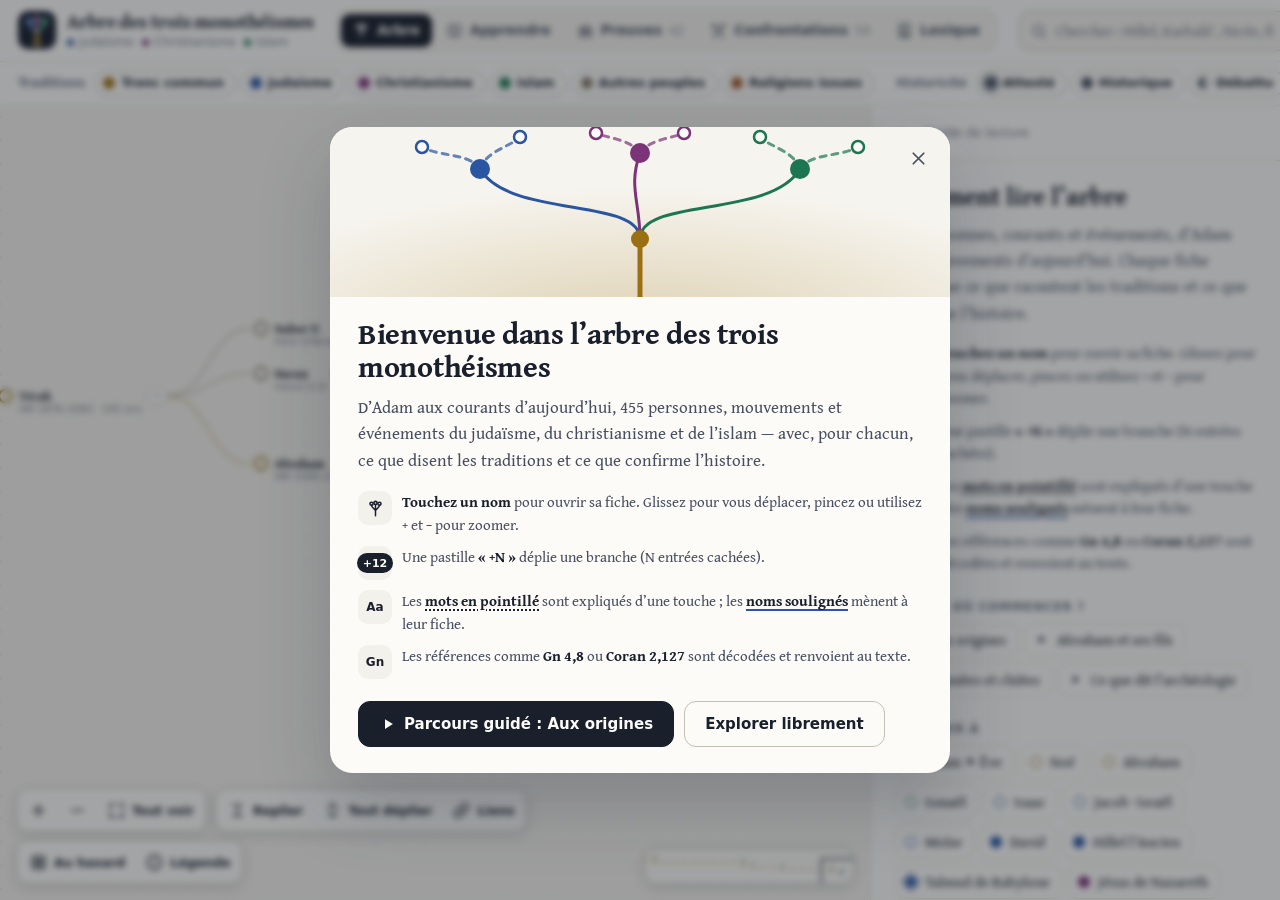
<file: index.html>
<!doctype html>
<html lang="fr">
<head>
<meta charset="utf-8">
<meta name="viewport" content="width=device-width, initial-scale=1, viewport-fit=cover">
<title>Arbre des trois monothéismes</title>
<meta name="description" content="Explorez l'arbre généalogique et doctrinal du judaïsme, du christianisme et de l'islam : 455 personnes, courants et événements, d'Adam aux mouvements d'aujourd'hui, avec ce que confirme l'histoire.">
<meta name="theme-color" content="#F3F1EB" media="(prefers-color-scheme: light)">
<meta name="theme-color" content="#13161D" media="(prefers-color-scheme: dark)">
<meta name="color-scheme" content="light dark">
<link rel="manifest" href="manifest.webmanifest">
<link rel="icon" href="icons/icon.svg" type="image/svg+xml">
<link rel="icon" href="icons/icon-192.png" type="image/png" sizes="192x192">
<link rel="apple-touch-icon" href="icons/apple-touch-icon.png">
<meta name="apple-mobile-web-app-capable" content="yes">
<meta name="mobile-web-app-capable" content="yes">
<meta name="apple-mobile-web-app-title" content="Arbre">
<meta name="apple-mobile-web-app-status-bar-style" content="default">
<meta property="og:type" content="website">
<meta property="og:title" content="Arbre des trois monothéismes">
<meta property="og:description" content="Judaïsme, christianisme, islam : d'Adam aux courants d'aujourd'hui, un arbre interactif pour comprendre filiations, schismes, preuves et confrontations.">
<meta property="og:image" content="https://mcflyvpro-art.github.io/tree/icons/og.png">
<meta name="twitter:card" content="summary_large_image">
<link rel="preload" href="fonts/gentium-400-latin.woff2" as="font" type="font/woff2" crossorigin>
<link rel="preload" href="fonts/gentium-700-latin.woff2" as="font" type="font/woff2" crossorigin>
<link rel="stylesheet" href="css/app.css?v=__BUILD__">
<script>try{var t=localStorage.getItem('arbre3m.theme');if(t==='light'||t==='dark')document.documentElement.dataset.theme=t;}catch(e){}</script>
</head>
<body data-view="tree">
<a class="skip" href="#main">Aller au contenu</a>

<header class="top">
  <a class="brand" href="#/arbre" aria-label="Arbre des trois monothéismes, accueil">
    <svg class="logo" viewBox="0 0 64 64" aria-hidden="true"><use href="#i-logo"/></svg>
    <span class="brand-t">
      <strong>Arbre des trois monothéismes</strong>
      <small><i class="d t-j"></i>Judaïsme <i class="d t-x"></i>Christianisme <i class="d t-m"></i>Islam</small>
    </span>
  </a>
  <nav class="tabs" aria-label="Sections">
    <a class="tab" href="#/arbre" data-v="tree"><svg aria-hidden="true"><use href="#i-tree"/></svg>Arbre</a>
    <a class="tab" href="#/apprendre" data-v="learn"><svg aria-hidden="true"><use href="#i-learn"/></svg>Apprendre</a>
    <a class="tab" href="#/preuves" data-v="evid"><svg aria-hidden="true"><use href="#i-evid"/></svg>Preuves <span class="n" id="n-evid"></span></a>
    <a class="tab" href="#/confrontations" data-v="conf"><svg aria-hidden="true"><use href="#i-conf"/></svg>Confrontations <span class="n" id="n-conf"></span></a>
    <a class="tab" href="#/lexique" data-v="gloss"><svg aria-hidden="true"><use href="#i-gloss"/></svg>Lexique</a>
  </nav>
  <div class="top-r">
    <div class="search" role="search">
      <svg class="s-ic" aria-hidden="true"><use href="#i-search"/></svg>
      <label class="sr" for="q">Chercher une personne, un courant, un événement ou un mot</label>
      <input id="q" type="search" placeholder="Chercher : Hillel, Karbalāʾ, Nicée, fitna…" autocomplete="off" spellcheck="false"
        role="combobox" aria-expanded="false" aria-controls="qres" aria-autocomplete="list" enterkeyhint="search">
      <kbd class="kbd" aria-hidden="true">/</kbd>
      <button type="button" class="s-close" id="qclose" aria-label="Fermer la recherche"><svg aria-hidden="true"><use href="#i-close"/></svg></button>
      <ul id="qres" class="results" role="listbox" aria-label="Résultats" hidden></ul>
    </div>
    <button type="button" class="ibtn s-open" id="qopen" aria-label="Rechercher"><svg aria-hidden="true"><use href="#i-search"/></svg></button>
    <a class="prog" id="prog" href="#/apprendre" aria-label="Votre exploration" title="Votre exploration">
      <svg viewBox="0 0 36 36" aria-hidden="true"><circle class="pr-bg" cx="18" cy="18" r="15"/><circle class="pr-fg" id="prog-arc" cx="18" cy="18" r="15"/></svg>
      <span id="prog-t">0%</span>
    </a>
    <button type="button" class="ibtn" id="installBtn" hidden aria-label="Installer l'application" title="Installer l'application"><svg aria-hidden="true"><use href="#i-install"/></svg></button>
    <button type="button" class="ibtn" id="themeBtn" aria-label="Changer de thème" title="Thème clair ou sombre"><svg aria-hidden="true"><use href="#i-moon"/></svg></button>
    <button type="button" class="ibtn" id="helpBtn" aria-label="Aide et bienvenue" title="Aide"><svg aria-hidden="true"><use href="#i-help"/></svg></button>
  </div>
</header>

<div class="bar" id="bar" role="toolbar" aria-label="Filtres de l'arbre"></div>

<main id="main">
  <section id="view-tree" class="view" aria-label="Arbre">
    <div id="vp" class="viewport" tabindex="0" aria-label="Arbre généalogique. Glisser pour se déplacer ; pincer, Ctrl et molette ou les boutons pour zoomer ; flèches du clavier pour se déplacer.">
      <div id="world" class="world">
        <svg id="links" xmlns="http://www.w3.org/2000/svg" aria-hidden="true"></svg>
        <div id="nodes"></div>
      </div>
    </div>
    <div class="zc" role="toolbar" aria-label="Commandes de l'arbre">
      <div class="zg">
        <button type="button" id="zin" aria-label="Zoomer" title="Zoomer"><svg aria-hidden="true"><use href="#i-plus"/></svg></button>
        <button type="button" id="zout" aria-label="Dézoomer" title="Dézoomer"><svg aria-hidden="true"><use href="#i-minus"/></svg></button>
        <button type="button" id="zfit" title="Voir tout l'arbre visible"><svg aria-hidden="true"><use href="#i-fit"/></svg><span>Tout voir</span></button>
      </div>
      <div class="zg zg-d">
        <button type="button" id="zfold" title="Replier sur le tronc commun"><svg aria-hidden="true"><use href="#i-fold"/></svg><span>Replier</span></button>
        <button type="button" id="zopen" title="Déplier toutes les branches"><svg aria-hidden="true"><use href="#i-unfold"/></svg><span>Tout déplier</span></button>
        <button type="button" id="zx" aria-pressed="false" title="Afficher tous les liens transversaux"><svg aria-hidden="true"><use href="#i-link"/></svg><span>Liens</span></button>
      </div>
      <div class="zg">
        <button type="button" id="zrand" title="Une fiche au hasard"><svg aria-hidden="true"><use href="#i-dice"/></svg><span>Au hasard</span></button>
        <button type="button" id="zfilt" class="zm" aria-expanded="false" aria-controls="bar" title="Filtres et affichage"><svg aria-hidden="true"><use href="#i-filter"/></svg></button>
        <button type="button" id="zguide" class="zd" title="Comment lire l'arbre"><svg aria-hidden="true"><use href="#i-info"/></svg><span>Légende</span></button>
      </div>
    </div>
    <canvas id="mini" class="mini" role="img" aria-label="Plan d'ensemble de l'arbre ; toucher pour s'y rendre"></canvas>
    <div id="hcard" class="hcard" hidden></div>
    <div id="tip" class="tip" hidden></div>
  </section>

  <section id="view-learn" class="view page" aria-label="Apprendre" hidden><div class="page-in" id="learn"></div></section>

  <section id="view-evid" class="view page" aria-label="Preuves" hidden>
    <div class="page-in">
      <header class="page-h">
        <p class="eyebrow">Archéologie et sources extérieures</p>
        <h2>Preuves et silences</h2>
        <p class="intro">Ce que l'archéologie et les textes extérieurs confirment, nuancent ou démentent, de l'Égypte du XIVe siècle av. J.-C. aux premiers manuscrits du Coran. Chaque découverte renvoie à l'arbre.</p>
      </header>
      <div class="filters" id="evid-f" role="group" aria-label="Filtrer les preuves"></div>
      <div id="evid-l" class="tl"></div>
    </div>
  </section>

  <section id="view-conf" class="view page" aria-label="Confrontations" hidden>
    <div class="page-in">
      <header class="page-h">
        <p class="eyebrow">Chronologie</p>
        <h2>Confrontations et dialogues</h2>
        <p class="intro">Guerres, persécutions, schismes et rencontres, de l'Assyrie à Abu Dhabi, dans l'ordre chronologique. Les pastilles indiquent les traditions en présence.</p>
      </header>
      <div class="filters" id="conf-f" role="group" aria-label="Filtrer les confrontations"></div>
      <div id="conf-l" class="tl"></div>
    </div>
  </section>

  <section id="view-gloss" class="view page" aria-label="Lexique" hidden>
    <div class="page-in">
      <header class="page-h">
        <p class="eyebrow">Tous les mots expliqués</p>
        <h2>Lexique</h2>
        <p class="intro">Les mots soulignés en pointillé dans les fiches sont définis ici : notions religieuses, termes hébreux et arabes, vocabulaire de l'archéologie, signes et abréviations.</p>
      </header>
      <div class="gl-tools">
        <div class="gl-search"><svg aria-hidden="true"><use href="#i-search"/></svg><label class="sr" for="gq">Filtrer le lexique</label><input id="gq" type="search" placeholder="Filtrer le lexique…" autocomplete="off"></div>
        <div class="filters" id="gloss-f" role="group" aria-label="Catégories"></div>
      </div>
      <nav class="az" id="gloss-az" aria-label="Lettres"></nav>
      <div id="gloss-l"></div>
    </div>
  </section>

  <aside id="panel" class="panel" aria-label="Fiche">
    <div class="grab" id="grab" aria-hidden="true"><span></span></div>
    <div id="pbody" class="pbody"></div>
  </aside>
</main>

<nav class="bnav" aria-label="Sections">
  <a href="#/arbre" data-v="tree"><svg aria-hidden="true"><use href="#i-tree"/></svg><span>Arbre</span></a>
  <a href="#/apprendre" data-v="learn"><svg aria-hidden="true"><use href="#i-learn"/></svg><span>Apprendre</span></a>
  <a href="#/preuves" data-v="evid"><svg aria-hidden="true"><use href="#i-evid"/></svg><span>Preuves</span></a>
  <a href="#/confrontations" data-v="conf"><svg aria-hidden="true"><use href="#i-conf"/></svg><span>Conflits</span></a>
  <a href="#/lexique" data-v="gloss"><svg aria-hidden="true"><use href="#i-gloss"/></svg><span>Lexique</span></a>
</nav>

<div id="pop" class="pop" role="dialog" aria-modal="false" hidden></div>
<div id="modal" class="modal" role="dialog" aria-modal="true" aria-labelledby="modal-t" hidden><div class="modal-in" id="modal-in" tabindex="-1"></div></div>
<div id="toast" class="toast" role="status" aria-live="polite"></div>

<svg width="0" height="0" style="position:absolute" aria-hidden="true">
  <defs>
    <symbol id="i-logo" viewBox="0 0 64 64">
      <rect width="64" height="64" rx="15" fill="#1B2030"/>
      <g fill="none" stroke-linecap="round" stroke-width="3.6">
        <path d="M32 54V38" stroke="#D6AA45"/>
        <path d="M32 38C32 29 19 30 19 20" stroke="#7FA6EC"/>
        <path d="M32 38V18" stroke="#CD92CA"/>
        <path d="M32 38C32 29 45 30 45 20" stroke="#52C292"/>
      </g>
      <circle cx="19" cy="17" r="5.2" fill="#7FA6EC"/><circle cx="32" cy="14.5" r="5.2" fill="#CD92CA"/><circle cx="45" cy="17" r="5.2" fill="#52C292"/>
      <circle cx="32" cy="38" r="4" fill="#D6AA45"/><circle cx="32" cy="54" r="4.6" fill="none" stroke="#D6AA45" stroke-width="2.6"/>
    </symbol>
    <symbol id="i-tree" viewBox="0 0 24 24" fill="none" stroke="currentColor" stroke-width="1.9" stroke-linecap="round" stroke-linejoin="round"><path d="M12 21v-6M12 15c0-3-5-3-5-7M12 15c0-3 5-3 5-7M12 15V7"/><circle cx="7" cy="6" r="2"/><circle cx="12" cy="5" r="2"/><circle cx="17" cy="6" r="2"/></symbol>
    <symbol id="i-learn" viewBox="0 0 24 24" fill="none" stroke="currentColor" stroke-width="1.9" stroke-linecap="round" stroke-linejoin="round"><path d="M12 7c-2-1.6-5-2-8-1.6V19c3-.4 6 0 8 1.6M12 7c2-1.6 5-2 8-1.6V19c-3-.4-6 0-8 1.6M12 7v13.6"/></symbol>
    <symbol id="i-evid" viewBox="0 0 24 24" fill="none" stroke="currentColor" stroke-width="1.9" stroke-linecap="round" stroke-linejoin="round"><path d="M3 20h18M5 20v-9M9.7 20v-9M14.3 20v-9M19 20v-9M3 11l9-6 9 6z"/></symbol>
    <symbol id="i-conf" viewBox="0 0 24 24" fill="none" stroke="currentColor" stroke-width="1.9" stroke-linecap="round" stroke-linejoin="round"><path d="M4 4l10.5 10.5M4 4h4M4 4v4M20 4L9.5 14.5M20 4h-4M20 4v4M6 15l3 3M18 15l-3 3M7.5 19.5L5 22M16.5 19.5L19 22"/></symbol>
    <symbol id="i-gloss" viewBox="0 0 24 24" fill="none" stroke="currentColor" stroke-width="1.9" stroke-linecap="round" stroke-linejoin="round"><path d="M5 4.5A1.5 1.5 0 0 1 6.5 3H19v15H6.5A1.5 1.5 0 0 0 5 19.5zM5 19.5A1.5 1.5 0 0 0 6.5 21H19v-3"/><path d="M9 13l2.5-6 2.5 6M9.8 11h3.4"/></symbol>
    <symbol id="i-search" viewBox="0 0 24 24" fill="none" stroke="currentColor" stroke-width="2" stroke-linecap="round"><circle cx="11" cy="11" r="6.5"/><path d="M20 20l-4.2-4.2"/></symbol>
    <symbol id="i-close" viewBox="0 0 24 24" fill="none" stroke="currentColor" stroke-width="2" stroke-linecap="round"><path d="M6 6l12 12M18 6L6 18"/></symbol>
    <symbol id="i-back" viewBox="0 0 24 24" fill="none" stroke="currentColor" stroke-width="2" stroke-linecap="round" stroke-linejoin="round"><path d="M15 18l-6-6 6-6"/></symbol>
    <symbol id="i-next" viewBox="0 0 24 24" fill="none" stroke="currentColor" stroke-width="2" stroke-linecap="round" stroke-linejoin="round"><path d="M9 18l6-6-6-6"/></symbol>
    <symbol id="i-plus" viewBox="0 0 24 24" fill="none" stroke="currentColor" stroke-width="2.2" stroke-linecap="round"><path d="M12 5v14M5 12h14"/></symbol>
    <symbol id="i-minus" viewBox="0 0 24 24" fill="none" stroke="currentColor" stroke-width="2.2" stroke-linecap="round"><path d="M5 12h14"/></symbol>
    <symbol id="i-fit" viewBox="0 0 24 24" fill="none" stroke="currentColor" stroke-width="2" stroke-linecap="round" stroke-linejoin="round"><path d="M4 9V4h5M20 9V4h-5M4 15v5h5M20 15v5h-5"/></symbol>
    <symbol id="i-fold" viewBox="0 0 24 24" fill="none" stroke="currentColor" stroke-width="2" stroke-linecap="round" stroke-linejoin="round"><path d="M7 20l5-5 5 5M7 4l5 5 5-5"/></symbol>
    <symbol id="i-unfold" viewBox="0 0 24 24" fill="none" stroke="currentColor" stroke-width="2" stroke-linecap="round" stroke-linejoin="round"><path d="M7 15l5 5 5-5M7 9l5-5 5 5"/></symbol>
    <symbol id="i-link" viewBox="0 0 24 24" fill="none" stroke="currentColor" stroke-width="2" stroke-linecap="round" stroke-linejoin="round"><path d="M10 14a4.5 4.5 0 0 0 6.4 0l3.2-3.2a4.5 4.5 0 0 0-6.4-6.4L12 5.6M14 10a4.5 4.5 0 0 0-6.4 0l-3.2 3.2a4.5 4.5 0 0 0 6.4 6.4l1.2-1.2"/></symbol>
    <symbol id="i-dice" viewBox="0 0 24 24" fill="none" stroke="currentColor" stroke-width="1.9" stroke-linecap="round" stroke-linejoin="round"><rect x="4" y="4" width="16" height="16" rx="3.5"/><circle cx="9" cy="9" r="1.2" fill="currentColor"/><circle cx="15" cy="15" r="1.2" fill="currentColor"/><circle cx="15" cy="9" r="1.2" fill="currentColor"/><circle cx="9" cy="15" r="1.2" fill="currentColor"/><circle cx="12" cy="12" r="1.2" fill="currentColor"/></symbol>
    <symbol id="i-filter" viewBox="0 0 24 24" fill="none" stroke="currentColor" stroke-width="2" stroke-linecap="round" stroke-linejoin="round"><path d="M4 6h16M7 12h10M10 18h4"/></symbol>
    <symbol id="i-info" viewBox="0 0 24 24" fill="none" stroke="currentColor" stroke-width="2" stroke-linecap="round"><circle cx="12" cy="12" r="9"/><path d="M12 16.5v-5M12 8h.01"/></symbol>
    <symbol id="i-help" viewBox="0 0 24 24" fill="none" stroke="currentColor" stroke-width="2" stroke-linecap="round" stroke-linejoin="round"><circle cx="12" cy="12" r="9"/><path d="M9.4 9.3a2.7 2.7 0 0 1 5.2 1c0 1.9-2.6 2.4-2.6 4M12 17.5h.01"/></symbol>
    <symbol id="i-moon" viewBox="0 0 24 24" fill="none" stroke="currentColor" stroke-width="2" stroke-linecap="round" stroke-linejoin="round"><path d="M20.5 14.2A8.5 8.5 0 1 1 9.8 3.5a6.6 6.6 0 0 0 10.7 10.7z"/></symbol>
    <symbol id="i-sun" viewBox="0 0 24 24" fill="none" stroke="currentColor" stroke-width="2" stroke-linecap="round"><circle cx="12" cy="12" r="4"/><path d="M12 2.5v2M12 19.5v2M2.5 12h2M19.5 12h2M5.3 5.3l1.4 1.4M17.3 17.3l1.4 1.4M5.3 18.7l1.4-1.4M17.3 6.7l1.4-1.4"/></symbol>
    <symbol id="i-install" viewBox="0 0 24 24" fill="none" stroke="currentColor" stroke-width="2" stroke-linecap="round" stroke-linejoin="round"><path d="M12 4v11M7.5 10.5L12 15l4.5-4.5M5 20h14"/></symbol>
    <symbol id="i-share" viewBox="0 0 24 24" fill="none" stroke="currentColor" stroke-width="2" stroke-linecap="round" stroke-linejoin="round"><path d="M12 15V3.5M8 7.5l4-4 4 4M5 12v6.5A1.5 1.5 0 0 0 6.5 20h11a1.5 1.5 0 0 0 1.5-1.5V12"/></symbol>
    <symbol id="i-book" viewBox="0 0 24 24" fill="none" stroke="currentColor" stroke-width="1.9" stroke-linecap="round" stroke-linejoin="round"><path d="M4 5.5A1.5 1.5 0 0 1 5.5 4H11v16H5.5A1.5 1.5 0 0 1 4 18.5zM20 5.5A1.5 1.5 0 0 0 18.5 4H13v16h5.5a1.5 1.5 0 0 0 1.5-1.5z"/></symbol>
    <symbol id="i-pick" viewBox="0 0 24 24" fill="none" stroke="currentColor" stroke-width="1.9" stroke-linecap="round" stroke-linejoin="round"><path d="M14 4l6 6M17 7L7.5 16.5M4 20l3.5-3.5M9 7.5a8 8 0 0 1 7.5 7.5"/></symbol>
    <symbol id="i-swords" viewBox="0 0 24 24" fill="none" stroke="currentColor" stroke-width="1.9" stroke-linecap="round" stroke-linejoin="round"><path d="M4 4l10.5 10.5M4 4h4M4 4v4M20 4L9.5 14.5M20 4h-4M20 4v4M6 15l3 3M18 15l-3 3"/></symbol>
    <symbol id="i-branch" viewBox="0 0 24 24" fill="none" stroke="currentColor" stroke-width="1.9" stroke-linecap="round" stroke-linejoin="round"><circle cx="6" cy="6" r="2.2"/><circle cx="18" cy="8" r="2.2"/><circle cx="18" cy="18" r="2.2"/><path d="M8.2 6.6c4 .6 7 0 7.6 1.2M8 7.5c.5 6 4 9.5 7.8 10"/></symbol>
    <symbol id="i-clock" viewBox="0 0 24 24" fill="none" stroke="currentColor" stroke-width="1.9" stroke-linecap="round" stroke-linejoin="round"><circle cx="12" cy="12" r="8.5"/><path d="M12 7.5V12l3 2"/></symbol>
    <symbol id="i-play" viewBox="0 0 24 24" fill="currentColor"><path d="M8 5.5v13l10.5-6.5z"/></symbol>
    <symbol id="i-check" viewBox="0 0 24 24" fill="none" stroke="currentColor" stroke-width="2.4" stroke-linecap="round" stroke-linejoin="round"><path d="M5 12.5l4.5 4.5L19 7.5"/></symbol>
    <symbol id="i-trophy" viewBox="0 0 24 24" fill="none" stroke="currentColor" stroke-width="1.9" stroke-linecap="round" stroke-linejoin="round"><path d="M8 20h8M12 16v4M7 4h10v5a5 5 0 0 1-10 0zM7 6H4v1.5A3 3 0 0 0 7 10.5M17 6h3v1.5a3 3 0 0 1-3 3"/></symbol>
    <symbol id="i-ext" viewBox="0 0 24 24" fill="none" stroke="currentColor" stroke-width="2" stroke-linecap="round" stroke-linejoin="round"><path d="M14 4h6v6M20 4l-8.5 8.5M18 14v4.5a1.5 1.5 0 0 1-1.5 1.5h-11A1.5 1.5 0 0 1 4 18.5v-11A1.5 1.5 0 0 1 5.5 6H10"/></symbol>
    <symbol id="i-route" viewBox="0 0 24 24" fill="none" stroke="currentColor" stroke-width="1.9" stroke-linecap="round" stroke-linejoin="round"><circle cx="6" cy="18" r="2.5"/><circle cx="18" cy="6" r="2.5"/><path d="M8.5 18H16a3 3 0 0 0 0-6H8a3 3 0 0 1 0-6h7.5"/></symbol>
    <symbol id="i-spark" viewBox="0 0 24 24" fill="none" stroke="currentColor" stroke-width="1.9" stroke-linecap="round" stroke-linejoin="round"><path d="M12 3l1.8 5.2L19 10l-5.2 1.8L12 17l-1.8-5.2L5 10l5.2-1.8zM19 16l.7 2 2 .7-2 .7-.7 2-.7-2-2-.7 2-.7z"/></symbol>
  </defs>
</svg>

<script src="js/data.js?v=__BUILD__" defer></script>
<script src="js/content.js?v=__BUILD__" defer></script>
<script src="js/rich.js?v=__BUILD__" defer></script>
<script src="js/app.js?v=__BUILD__" defer></script>
</body>
</html>
</file>
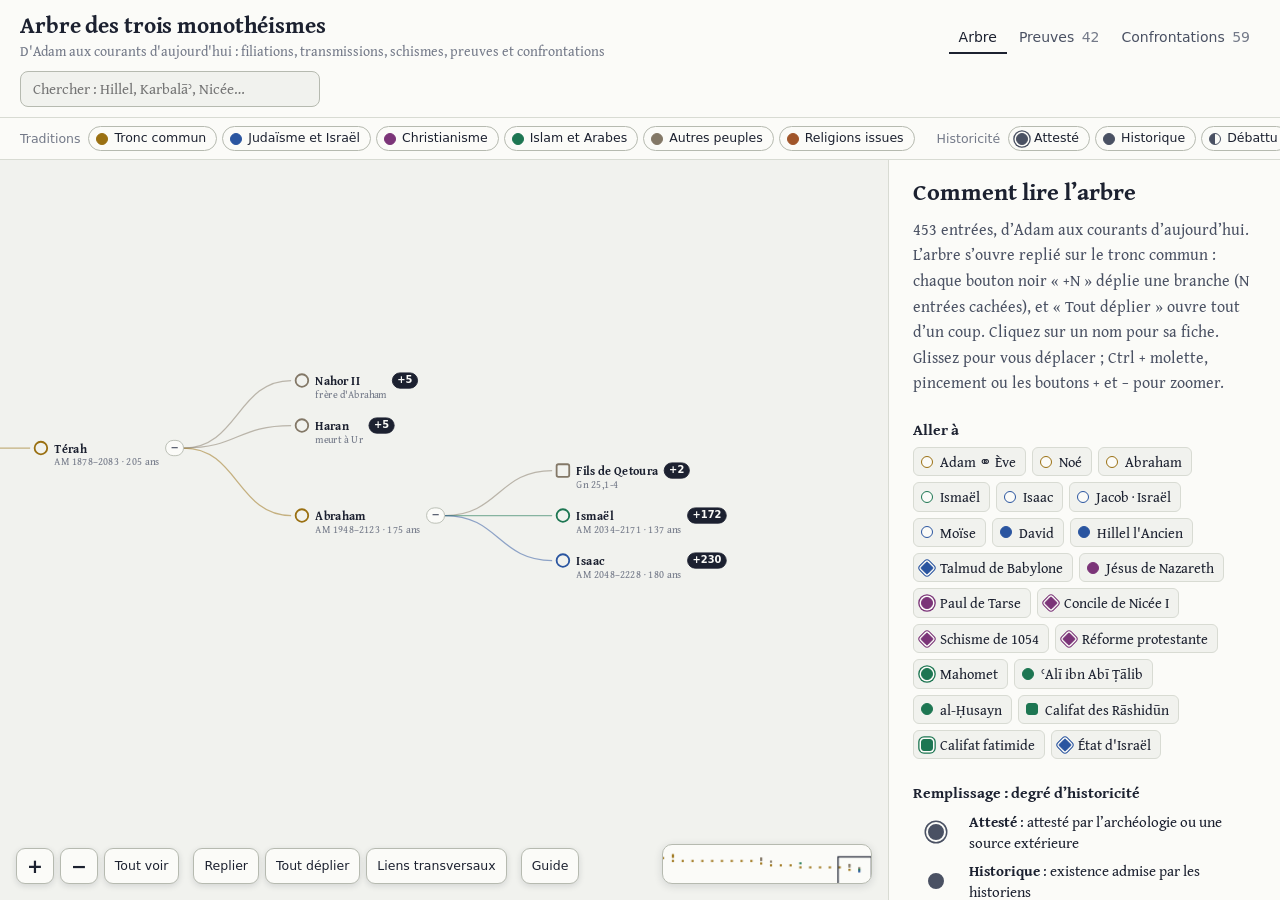
<file: Arbre des trois monothéismes.html>
<!DOCTYPE html>
<html lang="fr">
<head>
<meta charset="utf-8">
<meta name="viewport" content="width=device-width, initial-scale=1, viewport-fit=cover">
<title>Arbre des trois monothéismes</title>
<meta name="description" content="Arbre généalogique et doctrinal du judaïsme, du christianisme et de l'islam : filiations, transmissions, schismes, preuves historiques et confrontations.">
<link rel="preconnect" href="https://fonts.googleapis.com">
<link rel="preconnect" href="https://fonts.gstatic.com" crossorigin>
<link href="https://fonts.googleapis.com/css2?family=Gentium+Book+Plus:ital,wght@0,400;0,700;1,400;1,700&display=swap" rel="stylesheet">
<style>
:root{
  --serif:"Gentium Book Plus","Gentium Plus","Noto Serif",Georgia,"Times New Roman",serif;
  --sans:system-ui,-apple-system,"Segoe UI",Roboto,"Noto Sans","Helvetica Neue",Arial,sans-serif;
  --bg:#F1F2EE; --surface:#FBFBF8; --ink:#1C2130; --ink-2:#4A5163; --ink-3:#737988;
  --rule:#D8DBD3; --rule-strong:#B6BAB0;
  --c-c:#9A7012; --c-j:#2A55A0; --c-x:#7B3478; --c-m:#1D7652; --c-o:#837867; --c-n:#A0552A;
  --conflict:#C23A2F; --ally:#5D6F88; --focus:#2A55A0; --shadow:rgba(28,33,48,.14);
  --mkbg:var(--bg); --lnbg:var(--bg);
  color-scheme:light;
  box-sizing:border-box;
  padding-top:env(safe-area-inset-top,0px);
  padding-bottom:env(safe-area-inset-bottom,0px);
}
@media (prefers-color-scheme:dark){
  :root:not([data-theme="light"]){
    --bg:#181B21; --surface:#1F232B; --ink:#E7E5DF; --ink-2:#B7BAC2; --ink-3:#8C919C;
    --rule:#30353F; --rule-strong:#4A505C;
    --c-c:#D6AA45; --c-j:#7FA6EC; --c-x:#CD92CA; --c-m:#52C292; --c-o:#B4A893; --c-n:#DF8F5D;
    --conflict:#F2705F; --ally:#9DAEC6; --focus:#7FA6EC; --shadow:rgba(0,0,0,.45);
    color-scheme:dark;
  }
}
:root[data-theme="dark"]{
  --bg:#181B21; --surface:#1F232B; --ink:#E7E5DF; --ink-2:#B7BAC2; --ink-3:#8C919C;
  --rule:#30353F; --rule-strong:#4A505C;
  --c-c:#D6AA45; --c-j:#7FA6EC; --c-x:#CD92CA; --c-m:#52C292; --c-o:#B4A893; --c-n:#DF8F5D;
  --conflict:#F2705F; --ally:#9DAEC6; --focus:#7FA6EC; --shadow:rgba(0,0,0,.45);
  color-scheme:dark;
}
*,*::before,*::after{box-sizing:inherit}
html{height:100%;scroll-padding-top:env(safe-area-inset-top,0px)}
body{height:100%;margin:0;background:var(--bg);color:var(--ink);font-family:var(--serif);
  display:flex;flex-direction:column;overflow:hidden;-webkit-font-smoothing:antialiased;text-rendering:optimizeLegibility}
button{font:inherit;color:inherit}
.sr{position:absolute;width:1px;height:1px;overflow:hidden;clip:rect(0 0 0 0);white-space:nowrap}

/* traditions */
.t-c{--tc:var(--c-c)} .t-j{--tc:var(--c-j)} .t-x{--tc:var(--c-x)} .t-m{--tc:var(--c-m)}
.t-o{--tc:var(--c-o)} .t-n{--tc:var(--c-n)} .t-k{--tc:var(--ink-2)} .t-neg{--tc:var(--conflict)}

/* repères : forme = nature, remplissage = historicité, couleur = tradition */
.mw{display:inline-flex;flex:none;align-items:center;justify-content:center}
.mk{flex:none;display:block;width:16px;height:16px;border:2px solid var(--tc);border-radius:50%;background:var(--mkbg)}
.h-H .mk{background:var(--tc)}
.h-A .mk{background:var(--tc);box-shadow:0 0 0 2px var(--mkbg),0 0 0 3.5px var(--tc)}
.h-D .mk{background:linear-gradient(90deg,var(--tc) 50%,var(--mkbg) 50%)}
.h-T .mk{background:var(--mkbg)}
.k-m .mk{border-radius:3px}
.k-e .mk{border-radius:2px;transform:rotate(45deg) scale(.82)}
.sm .mk{width:12px;height:12px;border-width:1.6px}
.sm.h-A .mk{box-shadow:0 0 0 1.5px var(--mkbg),0 0 0 2.8px var(--tc)}

/* en-tête */
.top{display:flex;align-items:center;flex-wrap:wrap;gap:10px 28px;padding:12px 20px 10px;background:var(--surface);
  border-bottom:1px solid var(--rule);--mkbg:var(--surface)}
.brand{min-width:0}
.brand h1{margin:0;font-size:23px;line-height:1.15;font-weight:700;letter-spacing:-.005em}
.brand p{margin:3px 0 0;font-size:14px;color:var(--ink-3)}
.tabs{display:flex;gap:2px;margin-left:auto}
.tab{font:500 14px/1 var(--sans);color:var(--ink-2);background:none;border:0;border-bottom:2px solid transparent;
  padding:10px 10px 8px;cursor:pointer;white-space:nowrap}
.tab:hover{color:var(--ink)}
.tab[aria-selected="true"]{color:var(--ink);border-bottom-color:var(--ink)}
.tab .n{color:var(--ink-3);font-weight:400;margin-left:3px}
.search{position:relative;width:300px;max-width:100%}
.search input{width:100%;font:15px/1.2 var(--serif);color:var(--ink);background:var(--bg);
  border:1px solid var(--rule-strong);border-radius:8px;padding:8px 12px;outline:none}
.search input:focus{border-color:var(--focus);box-shadow:0 0 0 3px color-mix(in srgb,var(--focus) 22%,transparent)}
.results{position:absolute;z-index:40;top:calc(100% + 4px);left:0;right:0;max-height:min(60vh,430px);overflow:auto;
  background:var(--surface);border:1px solid var(--rule-strong);border-radius:10px;box-shadow:0 12px 32px var(--shadow);
  margin:0;padding:4px;list-style:none;--mkbg:var(--surface)}
.results[hidden]{display:none}
.results li{display:grid;grid-template-columns:16px minmax(0,1fr);column-gap:9px;align-items:center;padding:7px 8px;border-radius:6px;cursor:pointer}
.results li[aria-selected="true"],.results li:hover{background:var(--bg)}
.results .rn{font-size:15px;line-height:1.25}
.results .rd{grid-column:2;font:12px var(--sans);color:var(--ink-3)}
.results .none{display:block;color:var(--ink-3);cursor:default;font-size:14px}

/* barre de filtres */
.bar{display:flex;align-items:center;gap:8px 22px;padding:8px 20px;border-bottom:1px solid var(--rule);background:var(--surface);
  overflow-x:auto;white-space:nowrap;scrollbar-width:thin;--mkbg:var(--surface)}
body:not([data-view="tree"]) .bar{display:none}
.grp{display:flex;align-items:center;gap:5px}
.grp-l{font:500 12.5px var(--sans);color:var(--ink-3);margin-right:3px}
.chip{display:inline-flex;align-items:center;gap:6px;font:500 12.5px/1 var(--sans);color:var(--ink);background:none;
  border:1px solid var(--rule-strong);border-radius:999px;padding:5px 10px 5px 7px;cursor:pointer}
.chip:hover{border-color:var(--ink-3)}
.chip[aria-pressed="false"]{color:var(--ink-3);border-style:dashed;border-color:var(--rule-strong)}
.chip[aria-pressed="false"] .mw{opacity:.3}
.act{font:500 12.5px/1 var(--sans);color:var(--ink-2);background:none;border:1px solid var(--rule-strong);border-radius:6px;padding:6px 10px;cursor:pointer}
.act:hover{color:var(--ink);border-color:var(--ink-3)}
.act[aria-pressed="true"]{background:var(--ink);border-color:var(--ink);color:var(--surface)}

/* zone principale */
main{flex:1;min-height:0;display:grid;grid-template-columns:minmax(0,1fr) 392px;position:relative}
body:not([data-view="tree"]) main{grid-template-columns:minmax(0,1fr)}
.view{min-height:0;min-width:0;position:relative}
.view[hidden]{display:none}
#view-tree{overflow:hidden}
.viewport{position:absolute;inset:0;overflow:hidden;touch-action:none;cursor:grab;outline:none;user-select:none;-webkit-user-select:none}
.viewport.grabbing{cursor:grabbing}
.viewport:focus-visible{box-shadow:inset 0 0 0 2px var(--focus)}
.world{position:absolute;left:0;top:0;transform-origin:0 0}
#links{position:absolute;left:0;top:0;overflow:visible;pointer-events:none}

/* nœuds */
.node{position:absolute;left:0;top:0;display:flex;align-items:flex-start;gap:7px;padding:0;margin:0;border:0;background:none;
  color:var(--ink);text-align:left;cursor:pointer;border-radius:4px;--sel:color-mix(in srgb,var(--tc) 24%,transparent)}
.node[hidden],.tog[hidden]{display:none}
.node .lb{display:flex;flex-direction:column;min-width:0;max-width:206px}
.node .nm{font-weight:700;font-size:13.5px;line-height:16px;display:-webkit-box;-webkit-line-clamp:2;-webkit-box-orient:vertical;overflow:hidden;border-radius:3px}
.node .dt{font-size:11.5px;line-height:14px;color:var(--ink-3);white-space:nowrap;overflow:hidden;text-overflow:ellipsis}
.node:hover .nm{text-decoration:underline;text-underline-offset:2px;text-decoration-thickness:1px}
.node:focus-visible{outline:2px solid var(--focus);outline-offset:4px}
.node.sel .nm{background:var(--sel);box-shadow:0 0 0 3px var(--sel)}
.node.sel .mk{outline:2px solid var(--ink);outline-offset:3px}
.node.xt .mk{outline:2px dashed var(--ink-2);outline-offset:3px}
.node.dim,.tog.dim{opacity:.2}
.tog{position:absolute;left:0;top:0;height:18px;min-width:18px;padding:0 5px;border-radius:9px;border:1px solid var(--rule-strong);
  background:var(--surface);color:var(--ink-2);font:600 11px/16px var(--sans);cursor:pointer;display:flex;align-items:center;justify-content:center}
.tog:hover{border-color:var(--ink-2);color:var(--ink)}
.tog.closed{background:var(--ink);border-color:var(--ink);color:var(--surface)}
.tog:focus-visible{outline:2px solid var(--focus);outline-offset:2px}

/* traits */
.ln{fill:none;stroke:var(--tc);stroke-opacity:.5;stroke-width:1.4}
.ln.l-g{stroke-dasharray:1.5 4.5;stroke-linecap:round;stroke-width:2}
.ln.l-s{stroke-dasharray:8 5}
.ln.l-r{stroke-dasharray:3 4}
.ln.l-a{stroke-width:4.4}
.lna{fill:none;stroke:var(--lnbg);stroke-width:1.6}
.ln.on{stroke-opacity:1;stroke-width:2.6}
.ln.l-a.on{stroke-width:5.4}
.ln.dim{stroke-opacity:.1}
.brk{fill:none;stroke:var(--ink-2);stroke-width:1.6;stroke-linecap:round}
.brk.dim{opacity:.2}
.xln{fill:none;stroke-width:1.2;stroke-opacity:.3}
.xln.x-c{stroke:var(--conflict)}
.xln.x-l{stroke:var(--ally);stroke-dasharray:6 5}
.xln.hot{stroke-opacity:.95;stroke-width:2.2}
.xe.x-c{fill:var(--conflict)} .xe.x-l{fill:var(--ally)}

/* commandes flottantes */
.zc{position:absolute;left:16px;right:250px;bottom:16px;display:flex;flex-wrap:wrap;align-items:center;gap:6px;z-index:5;pointer-events:none}
.zc button{pointer-events:auto;min-width:36px;height:36px;border-radius:9px;border:1px solid var(--rule-strong);background:var(--surface);color:var(--ink);
  font:600 19px/1 var(--sans);cursor:pointer;box-shadow:0 2px 6px var(--shadow);padding:0 10px}
.zc button.txt{font-size:12.5px;font-weight:500}
.zc button.sep{margin-left:8px}
.zc button:hover{border-color:var(--ink-3)}
.zc button[aria-pressed="true"]{background:var(--ink);border-color:var(--ink);color:var(--surface)}
.mini{position:absolute;right:16px;bottom:16px;z-index:5;background:var(--surface);border:1px solid var(--rule-strong);border-radius:10px;
  box-shadow:0 2px 8px var(--shadow);touch-action:none;cursor:crosshair;display:block}

/* panneau */
.panel{background:var(--surface);border-left:1px solid var(--rule);overflow-y:auto;overscroll-behavior:contain;padding:18px 24px 48px;min-height:0;
  --mkbg:var(--surface);--lnbg:var(--surface)}
body:not([data-view="tree"]) .panel{display:none}
.pnav{display:flex;justify-content:space-between;align-items:center;gap:12px;margin-bottom:14px;min-height:24px}
.linkbtn{font:500 13px var(--sans);color:var(--ink-2);background:none;border:0;padding:4px 0;cursor:pointer;
  text-decoration:underline;text-underline-offset:3px;text-decoration-color:var(--rule-strong)}
.linkbtn:hover{color:var(--ink);text-decoration-color:var(--ink-2)}
.closebtn{display:none}
.gnav{min-height:0;margin:0}
.ph{border-left:4px solid var(--tc);padding:2px 0 2px 14px}
.ph h2{margin:0;font-size:27px;line-height:1.15}
.ph .al{margin:7px 0 0;font-style:italic;color:var(--ink-2);font-size:15.5px;line-height:1.4}
.ph .dd{margin:7px 0 0;font:500 13.5px/1.4 var(--sans);color:var(--ink-2)}
.tags{display:flex;flex-wrap:wrap;gap:6px;margin:14px 0 0}
.tag{display:inline-flex;align-items:center;gap:6px;font:500 12px/1 var(--sans);color:var(--ink-2);border:1px solid var(--rule);border-radius:999px;padding:5px 10px 5px 7px}
.rel{font-size:15.5px;margin:16px 0 0;color:var(--ink-2);line-height:1.5}
.sec{margin-top:22px}
.sec h3{margin:0 0 6px;font-size:15.5px;font-weight:700}
.sec p{margin:0;font-size:15.5px;line-height:1.62;hyphens:auto;-webkit-hyphens:auto}
.sec.hist{border-left:2px solid var(--ink-3);padding-left:13px}
.sec.cf{border-left:2px solid var(--conflict);padding-left:13px}
.nlink{font:inherit;color:var(--ink);background:none;border:0;padding:0;cursor:pointer;text-decoration:underline;text-underline-offset:3px;
  text-decoration-color:var(--rule-strong);text-align:left}
.nlink:hover{text-decoration-color:var(--ink)}
.kids{display:flex;flex-wrap:wrap;gap:6px}
.kid{display:inline-flex;align-items:center;gap:7px;font:14.5px/1.2 var(--serif);background:var(--bg);border:1px solid var(--rule);border-radius:6px;
  padding:5px 9px 5px 7px;cursor:pointer;color:var(--ink);text-align:left}
.kid:hover{border-color:var(--ink-3)}
.xlist{list-style:none;margin:0;padding:0}
.xlist li{display:grid;grid-template-columns:24px minmax(0,1fr);gap:8px;padding:8px 0;border-top:1px solid var(--rule);font-size:15px;line-height:1.45}
.xlist li:first-child{border-top:0}
.xlist svg{margin-top:5px}
.xlist .lim{color:var(--ink-3)}
details.lin{margin-top:24px;border-top:1px solid var(--rule);padding-top:14px}
details.lin summary{cursor:pointer;font-weight:700;font-size:15.5px}
.lin ol{list-style:none;padding:0;margin:10px 0 0;display:flex;flex-wrap:wrap;font-size:14px;line-height:1.75}
.lin li:not(:last-child)::after{content:"›";margin:0 7px;color:var(--ink-3)}
.lg{display:grid;grid-template-columns:46px minmax(0,1fr);gap:4px 10px;align-items:center;margin:7px 0;font-size:15px;line-height:1.4}
.lg .sw{display:flex;align-items:center;justify-content:center}
.guide h2{margin:0;font-size:24px;line-height:1.2}
.guide p.lead{font-size:16px;line-height:1.6;margin:10px 0 0;color:var(--ink-2)}
.guide .note{font-size:14.5px;line-height:1.6;color:var(--ink-2)}

/* listes */
.list{overflow-y:auto;padding:0 20px 64px;--mkbg:var(--bg)}
.list-in{max-width:900px;margin:0 auto;padding-top:28px}
.list h2{font-size:30px;line-height:1.15;margin:0}
.list .intro{color:var(--ink-2);font-size:16.5px;line-height:1.55;margin:8px 0 6px;max-width:64ch}
.filters{display:flex;flex-wrap:wrap;gap:6px;position:sticky;top:0;background:var(--bg);padding:12px 0;z-index:2;border-bottom:1px solid var(--rule)}
.filters .chip .c{color:var(--ink-3);font-weight:400}
.filters .chip[aria-pressed="false"]{border-style:solid;color:var(--ink-2)}
.filters .chip[aria-pressed="true"]{background:var(--ink);border-color:var(--ink);color:var(--surface)}
.filters .chip[aria-pressed="true"] .c{color:inherit;opacity:.75}
.ent{display:grid;grid-template-columns:160px minmax(0,1fr);gap:4px 24px;padding:20px 0;border-bottom:1px solid var(--rule)}
.ent-d{font:600 13.5px/1.45 var(--sans);color:var(--ink-2);padding-top:4px}
.ent h3{margin:0;font-size:20px;line-height:1.25}
.ent .where{margin:3px 0 0;font-style:italic;color:var(--ink-3);font-size:14.5px}
.ent p{margin:9px 0 0;font-size:16px;line-height:1.58;max-width:66ch}
.ent .lim{color:var(--ink-2)}
.cat{display:inline-flex;gap:5px;align-items:center;font:500 12.5px var(--sans);color:var(--ink-2);margin-right:6px}
.dot{width:9px;height:9px;border-radius:50%;background:var(--tc);display:inline-block}
.jumps{display:flex;flex-wrap:wrap;align-items:center;gap:8px;margin-top:12px}
.jump{font:500 13px var(--sans);color:var(--ink);background:var(--surface);border:1px solid var(--rule-strong);border-radius:6px;padding:6px 10px;cursor:pointer}
.jump:hover{border-color:var(--ink-3)}

:focus-visible{outline:2px solid var(--focus);outline-offset:2px}

@media (max-width:860px){
  .top{padding:10px 14px 8px;gap:8px 12px}
  .brand{flex:1 1 100%}
  .brand h1{font-size:19px}
  .brand p{display:none}
  .tabs{margin-left:-6px;order:2}
  .tab{font-size:13px;padding:8px 7px 7px}
  .tab .n{display:none}
  .search{order:3;flex:1;min-width:140px;width:auto}
  main{grid-template-columns:minmax(0,1fr)}
  .bar{padding:6px 14px;gap:8px 16px}
  .panel{position:absolute;left:0;right:0;bottom:0;max-height:66%;border-left:0;border-top:1px solid var(--rule-strong);border-radius:16px 16px 0 0;
    box-shadow:0 -10px 30px var(--shadow);transform:translateY(calc(100% + 24px));transition:transform .28s ease;z-index:20;padding:12px 18px 28px}
  .panel.open{transform:none}
  .closebtn{display:inline-block}
  .gnav{min-height:24px;margin-bottom:8px}
  body.sheet .mini,body.sheet .zc{visibility:hidden}
  .zc{left:12px;right:12px;bottom:12px;gap:5px}
  .zc button{height:34px;min-width:34px;padding:0 9px}
  .zc button.sep{margin-left:0}
  .mini{right:12px;top:12px;bottom:auto}
  .ent{grid-template-columns:minmax(0,1fr)}
  .ent-d{padding-top:0}
  .list h2{font-size:25px}
}
@media (prefers-reduced-motion:reduce){
  .panel{transition:none}
}

</style>
</head>
<body>
<header class="top">
  <div class="brand">
    <h1>Arbre des trois monothéismes</h1>
    <p>D'Adam aux courants d'aujourd'hui : filiations, transmissions, schismes, preuves et confrontations</p>
  </div>
  <nav class="tabs" role="tablist" aria-label="Vues">
    <button type="button" class="tab" role="tab" id="tab-tree" data-v="tree" aria-selected="true" aria-controls="view-tree">Arbre</button>
    <button type="button" class="tab" role="tab" id="tab-evid" data-v="evid" aria-selected="false" aria-controls="view-evid">Preuves <span class="n" id="n-evid"></span></button>
    <button type="button" class="tab" role="tab" id="tab-conf" data-v="conf" aria-selected="false" aria-controls="view-conf">Confrontations <span class="n" id="n-conf"></span></button>
  </nav>
  <div class="search" role="search">
    <label class="sr" for="q">Chercher une personne, un courant ou un événement</label>
    <input id="q" type="search" placeholder="Chercher&nbsp;: Hillel, Karbalāʾ, Nicée…" autocomplete="off" spellcheck="false"
      role="combobox" aria-expanded="false" aria-controls="qres" aria-autocomplete="list">
    <ul id="qres" class="results" role="listbox" aria-label="Résultats" hidden></ul>
  </div>
</header>
<div class="bar" id="bar" role="toolbar" aria-label="Filtres et affichage de l'arbre"></div>
<main id="main">
  <section id="view-tree" class="view" role="tabpanel" aria-labelledby="tab-tree">
    <div id="vp" class="viewport" tabindex="0" aria-label="Arbre généalogique. Glisser pour se déplacer, Ctrl et molette ou pincement pour zoomer, flèches du clavier pour se déplacer.">
      <div id="world" class="world">
        <svg id="links" xmlns="http://www.w3.org/2000/svg" aria-hidden="true"></svg>
        <div id="nodes"></div>
      </div>
    </div>
    <div class="zc" role="toolbar" aria-label="Commandes de l'arbre">
      <button type="button" id="zin" aria-label="Zoomer">+</button>
      <button type="button" id="zout" aria-label="Dézoomer">−</button>
      <button type="button" id="zfit" class="txt">Tout voir</button>
      <button type="button" id="zfold" class="txt sep">Replier</button>
      <button type="button" id="zopen" class="txt">Tout déplier</button>
      <button type="button" id="zx" class="txt" aria-pressed="false">Liens transversaux</button>
      <button type="button" id="zguide" class="txt sep">Guide</button>
    </div>
    <canvas id="mini" class="mini" role="img" aria-label="Plan d'ensemble de l'arbre ; cliquer pour s'y rendre"></canvas>
  </section>
  <section id="view-evid" class="view list" role="tabpanel" aria-labelledby="tab-evid" hidden>
    <div class="list-in">
      <h2>Preuves et silences</h2>
      <p class="intro">Ce que l'archéologie et les sources extérieures confirment, nuancent ou démentent, de l'Égypte du XIVe siècle av. J.-C. aux premiers manuscrits du Coran. Chaque entrée renvoie à l'arbre.</p>
      <div class="filters" id="evid-f" role="group" aria-label="Filtrer les preuves"></div>
      <div id="evid-l"></div>
    </div>
  </section>
  <section id="view-conf" class="view list" role="tabpanel" aria-labelledby="tab-conf" hidden>
    <div class="list-in">
      <h2>Confrontations et dialogues</h2>
      <p class="intro">Guerres, persécutions, schismes et rencontres, de l'Assyrie à Abu Dhabi, dans l'ordre chronologique. Les couleurs indiquent les traditions en présence.</p>
      <div class="filters" id="conf-f" role="group" aria-label="Filtrer les confrontations"></div>
      <div id="conf-l"></div>
    </div>
  </section>
  <aside id="panel" class="panel" aria-label="Fiche" aria-live="polite"><div id="pbody"></div></aside>
</main>

<script>
const NODES = [];
NODES.push(
{i:"adam", p:null, n:"Adam ⚭ Ève", a:"Adam & Ḥavva (héb.) · ʾĀdam & Ḥawwāʾ (ar.)", d:"AM 1–930 · 930 ans", t:"c", h:"T",
 x:"Premier couple selon la Genèse (1–3) et le Coran (2,30-39 ; 7,19-27). AM = anno mundi, « an du monde » : le calendrier juif place la création en 3761 av. J.-C. (l'archevêque Ussher, en 1650 : 4004 av. J.-C.). Le Coran fait d'Adam le premier prophète et le lieutenant (khalīfa) de Dieu sur terre, et ne fait pas porter la faute à Ève seule.",
 e:"Récit mythique sans donnée historique : Homo sapiens existe depuis environ 300 000 ans. Parallèles mésopotamiens (Atrahasis, Enuma Elish).",
 f:"Péché originel : central chez Paul (Rm 5) et Augustin ; rejeté par le judaïsme (yetser ha-raʿ, penchant au mal que l'homme peut dominer) et par l'islam (faute pardonnée, chacun ne répond que de ses actes)."},
{i:"cain", p:"adam", n:"Caïn", a:"Qayin · Qābīl (ar.)", d:"fils aîné",
 x:"Agriculteur jaloux de son frère dont l'offrande est agréée ; il le tue (Gn 4,8). Condamné à l'errance, protégé par un « signe ». Ancêtre d'une lignée de bâtisseurs et d'artisans."},
{i:"henochc", p:"cain", n:"Hénoch → Irad → Mehouyaël → Metoushaël", d:"4 générations (Gn 4,17-18)",
 x:"Caïn bâtit une ville qu'il nomme Hénoch, du nom de son fils. À ne pas confondre avec Hénoch fils de Yéred, dans la lignée de Seth."},
{i:"lamechc", p:"henochc", n:"Lamech (de Caïn)", d:"Gn 4,18-24",
 x:"Premier polygame de la Bible (Ada et Tsilla). Son « chant » réclame une vengeance « soixante-dix-sept fois » ; Jésus retourne la formule en pardon « jusqu'à soixante-dix-sept fois » (Mt 18,22)."},
{i:"metiers", p:"lamechc", n:"Yabal · Youbal · Toubal-Caïn", d:"Gn 4,20-22",
 x:"Pères mythiques des métiers : Yabal (éleveurs nomades), Youbal (musiciens), Toubal-Caïn (forgerons du bronze et du fer) ; leur sœur Naama."},
{i:"abel", p:"adam", n:"Abel", a:"Hevel · Hābīl (ar.)", d:"sans descendance",
 x:"Berger dont l'offrande est agréée ; tué par son frère : premier meurtre. Le Coran (5,27-32) raconte l'épisode sans nommer les frères et en tire la maxime « quiconque tue une âme, c'est comme s'il avait tué l'humanité entière », déjà présente dans la Michna (Sanhédrin 4,5)."},
{i:"seth", p:"adam", n:"Seth", a:"Shet · Shīth (ar.)", d:"AM 130–1042 · 912 ans",
 x:"Donné « à la place d'Abel » (Gn 4,25) : ancêtre de toute l'humanité d'après le Déluge. Compté comme prophète par une partie de la tradition musulmane ; figure centrale de courants gnostiques (« séthiens »)."},
{i:"enosh", p:"seth", n:"Énosh", d:"AM 235–1140 · 905 ans",
 x:"« Alors on commença à invoquer le nom de YHWH » (Gn 4,26) ; les rabbins y lisent au contraire le début de l'idolâtrie."},
{i:"kenan", p:"enosh", n:"Qénan", d:"AM 325–1235 · 910 ans"},
{i:"mahalalel", p:"kenan", n:"Mahalalel", d:"AM 395–1290 · 895 ans"},
{i:"yered", p:"mahalalel", n:"Yéred", d:"AM 460–1422 · 962 ans",
 x:"De son temps, selon le Livre d'Hénoch, les « Veilleurs » (anges déchus) descendent sur terre — le nom évoque le verbe « descendre »."},
{i:"henoch", p:"yered", n:"Hénoch", a:"Ḥanokh · Idrīs (ar., selon la tradition)", d:"AM 622–987 · 365 ans",
 x:"« Il marcha avec Dieu, puis il ne fut plus, car Dieu l'avait pris » (Gn 5,24) : enlevé sans mourir. Livres d'Hénoch (IIIe–Ier s. av. J.-C.), canoniques dans l'Église éthiopienne et cités par l'épître de Jude. La tradition musulmane l'identifie à Idrīs (Coran 19,56-57)."},
{i:"mathusalem", p:"henoch", n:"Mathusalem", a:"Metoushélaḥ", d:"AM 687–1656 · 969 ans",
 x:"Le plus long âge de la Bible ; selon la chronologie massorétique, il meurt l'année même du Déluge."},
{i:"lamech", p:"mathusalem", n:"Lamech", d:"AM 874–1651 · 777 ans"},
{i:"noe", p:"lamech", n:"Noé", a:"Noaḥ · Nūḥ (ar.)", d:"AM 1056–2006 · 950 ans",
 x:"Seul juste de sa génération, sauvé du Déluge (AM 1656, soit ~2104 av. J.-C. selon le comput rabbinique) avec sa famille ; alliance de l'arc-en-ciel avec toute l'humanité. Judaïsme : les sept « lois noachides » valent pour tous les non-juifs. Islam : grand prophète (sourate 71 « Nūḥ ») ; le Coran évoque un fils incroyant noyé (11,42-43).",
 e:"Aucune trace d'un déluge universel. Le récit reprend un mythe mésopotamien plus ancien : Atrahasis (~1700 av. J.-C.) et la tablette XI de l'épopée de Gilgamesh (Utnapishtim), avec des détails identiques (oiseaux lâchés, sacrifice). Crues locales attestées à Ur et Shuruppak (~2900 av. J.-C.)."},
{i:"japhet", p:"noe", n:"Japhet", a:"Yéfet · Yāfith (ar.)", t:"o", d:"Gn 10,2-5",
 x:"Ancêtre des peuples du Nord et de l'Ouest dans la « Table des peuples » (Gn 10, 70 nations) : Gomer (Cimmériens), Magog, Madaï (Mèdes), Yavân (Ioniens, Grecs), Toubal, Méshek, Tiras. L'Europe médiévale en a fait l'ancêtre des Européens."},
{i:"cham", p:"noe", n:"Cham", a:"Ḥam", t:"o", d:"Gn 9–10",
 x:"Ancêtre des peuples du Sud : Koush (Nubie), Mitsraïm (Égypte), Pout et Canaan.",
 f:"Noé maudit Canaan, fils de Cham (Gn 9,25). Cette « malédiction de Cham », relue de façon raciale, a servi à justifier l'esclavage des Noirs du Moyen Âge au XIXe s. — lecture absente du texte, rejetée aujourd'hui par toutes les grandes Églises."},
{i:"nimrod", p:"cham", n:"Koush → Nimrod", d:"Gn 10,8-12",
 x:"« Premier puissant sur la terre », roi de Babel, d'Akkad et de Ninive. Le Midrash et la tradition musulmane (Namrūd) en font le tyran qui jette Abraham dans la fournaise, d'où il sort indemne (Coran 21,68-70)."},
{i:"canaan", p:"cham", n:"Canaan", d:"Cananéens", h:"A",
 x:"Éponyme des Cananéens, peuple du Levant que la Bible présente comme voué à la conquête. Leur langue est très proche de l'hébreu, qui en est une variante.",
 e:"Cananéens attestés depuis le IIIe millénaire (Ebla, lettres d'Amarna au XIVe s. av. J.-C.). L'archéologie montre que les premiers Israélites sont, pour l'essentiel, issus de cette population."},
{i:"sem", p:"noe", n:"Sem", a:"Shem · Sām (ar.)", d:"AM 1558–2158 · 600 ans",
 x:"Fils béni de Noé (Gn 9,26), ancêtre des « Sémites » (terme forgé en 1781 par l'historien Schlözer pour une famille de langues). Le Midrash lui prête une école (« yeshiva de Sem et Éber ») où Jacob aurait étudié, et l'identifie parfois à Melchisédech."},
{i:"semites", p:"sem", n:"Élam · Assour · Loud · Aram", t:"o", d:"Gn 10,22",
 x:"Les autres fils de Sem : Élamites, Assyriens, Lydiens (?) et Araméens. L'araméen deviendra la langue commune du Proche-Orient — celle de Jésus et d'une partie du Talmud."},
{i:"arpakshad", p:"sem", n:"Arpakshad", d:"AM 1658–2096 · 438 ans"},
{i:"shelah", p:"arpakshad", n:"Shélah", d:"AM 1693–2126 · 433 ans"},
{i:"eber", p:"shelah", n:"Éber", a:"ʿEver · Hūd ? (ar.)", d:"AM 1723–2187 · 464 ans",
 x:"Ancêtre éponyme des « Hébreux » (ʿIvrim). Selon la chronologie biblique, il survit à Abraham. Certains auteurs musulmans l'identifient au prophète Hūd envoyé au peuple de ʿĀd (sourate 11)."},
{i:"yoqtan", p:"eber", n:"Yoqtân → Qaḥṭān", a:"Qaḥṭān (ar.)", t:"m", d:"Gn 10,25-30",
 x:"Treize fils, dont Sheba (Saba) et Hatsarmaveth (Hadramaout). Les généalogistes arabes l'identifient à Qaḥṭān, ancêtre des Arabes « purs » (ʿāriba) du Sud, distincts des descendants d'Ismaël."},
{i:"saba", p:"yoqtan", n:"Saba · Ḥimyar (Yémen)", t:"o", h:"A", k:"m", d:"VIIIe s. av. – VIe s. apr.",
 x:"Royaumes sudarabiques de l'encens. La reine de Saba de la Bible (1 R 10) et du Coran (Bilqīs, 27,22-44) en est la figure légendaire.",
 e:"Milliers d'inscriptions sudarabiques ; grande digue de Maʾrib, dont la rupture (VIe s.) est évoquée par le Coran (34,16)."},
{i:"himyar", p:"saba", n:"Ḥimyar juif · Dhū Nuwās", k:"e", d:"~380–525",
 x:"Vers 380, les rois de Ḥimyar abandonnent les dieux sudarabiques pour un monothéisme d'inspiration juive (« Raḥmānān », le Miséricordieux). En 523, le roi Yūsuf Asʾar (Dhū Nuwās) massacre les chrétiens de Najrān ; l'Éthiopie chrétienne (Aksoum) envahit le Yémen en 525. Allusion probable du Coran : « les gens de la fosse » (85,4-8). Le vice-roi éthiopien Abraha lancera ensuite l'expédition « de l'Éléphant » contre La Mecque.",
 e:"Inscriptions royales himyarites ; Livre des Himyarites (syriaque).",
 f:"Massacre des chrétiens de Najrān (523), guerre avec Aksoum (525)."},
{i:"ansar", p:"saba", n:"Aws & Khazraj (Médine)", t:"m", h:"H", k:"m", d:"Ve–VIIe s.",
 x:"Tribus d'origine yéménite installées à Yathrib. Converties, elles accueillent Mahomet en 622 et deviennent les Anṣār, « les Auxiliaires »."},
{i:"peleg", p:"eber", n:"Péleg", d:"AM 1757–1996 · 239 ans",
 x:"« De son temps la terre fut divisée » (Gn 10,25) : la tradition relie son nom à la dispersion de Babel."},
{i:"reou", p:"peleg", n:"Reou", d:"AM 1787–2026 · 239 ans"},
{i:"seroug", p:"reou", n:"Seroug", d:"AM 1819–2049 · 230 ans",
 e:"Seroug, Nahor, Térah et Harran sont aussi des noms de lieux de haute Mésopotamie (Sarugi, Nahur, Til-Turahi, Harran) attestés dans les archives de Mari (XVIIIe s. av. J.-C.) : la généalogie conserve peut-être une géographie."},
{i:"nahor1", p:"seroug", n:"Nahor", d:"AM 1849–1997 · 148 ans"},
{i:"terah", p:"nahor1", n:"Térah", a:"Teraḥ · Āzar (ar., Coran 6,74)", d:"AM 1878–2083 · 205 ans",
 x:"Quitte « Ur des Chaldéens » pour Harran avec Abram, Loth et Saraï (Gn 11,31). Midrash (Genèse Rabba 38) et Coran (6,74 ; 19,41-48 ; 21,51-70) : fabricant ou adorateur d'idoles, réfuté par son fils qui brise les idoles.",
 e:"Ur (Tell el-Muqayyar, Irak) est fouillée par Woolley (1922-1934) ; mais « des Chaldéens » est un anachronisme : ce peuple n'apparaît qu'au IXe s. av. J.-C."},
{i:"nahor2", p:"terah", n:"Nahor II", t:"o", d:"frère d'Abraham",
 x:"Reste à Harran, époux de Milka. Ses descendants araméens fournissent les épouses d'Isaac et de Jacob : « Mon père était un Araméen errant » (Dt 26,5)."},
{i:"betouel", p:"nahor2", n:"Betouel"},
{i:"rebecca", p:"betouel", n:"Rébecca", a:"Rivqa", t:"j",
 x:"Épouse d'Isaac, mère d'Ésaü et de Jacob ; elle aide Jacob à capter la bénédiction paternelle (Gn 27)."},
{i:"laban", p:"betouel", n:"Laban",
 x:"Araméen de Harran ; fait travailler Jacob quatorze ans et lui donne Léa à la place de Rachel. Pacte-frontière de Galaad (Gn 31)."},
{i:"lea", p:"laban", n:"Léa", t:"j",
 x:"Première épouse de Jacob : mère de Ruben, Siméon, Lévi, Juda, Issachar, Zabulon et Dina. Inhumée à Hébron (Caveau des Patriarches)."},
{i:"rachel", p:"laban", n:"Rachel", t:"j",
 x:"Épouse préférée de Jacob, mère de Joseph et de Benjamin ; meurt en couches près de Bethléem (tombeau de Rachel, vénéré par juifs, chrétiens et musulmans)."},
{i:"haran", p:"terah", n:"Haran", t:"o", d:"meurt à Ur", x:"Frère cadet d'Abraham, père de Loth, Milka et Yiska."},
{i:"loth", p:"haran", n:"Loth", a:"Lot · Lūṭ (ar.)",
 x:"Neveu d'Abraham, installé à Sodome, sauvé lors de la destruction de la ville (Gn 19) ; sa femme est changée en statue de sel. Prophète dans le Coran (7,80-84 ; 11,77-83), qui ne reprend pas l'épisode de l'inceste."},
{i:"moab", p:"loth", n:"Moab", h:"A", k:"m", d:"Moabites ~XIIIe–VIe s. av.",
 x:"Né, selon Gn 19,30-38, de l'union de Loth et de sa fille aînée — récit polémique contre un peuple voisin. Dieu national : Kemosh.",
 e:"Stèle de Mésha (~840 av. J.-C., Louvre) ; Moab cité dès Ramsès II."},
{i:"mesha", p:"moab", n:"Mésha, roi de Moab", l:"g", k:"p", d:"~850 av. J.-C.",
 x:"Se libère de la tutelle d'Israël après la mort d'Achab (2 R 3).",
 e:"Sa stèle (découverte en 1868, Louvre) cite Omri, « Israël », les gens de Gad et le nom divin YHWH — plus ancienne mention extra-biblique sûre de ce nom ; une lecture débattue y voit aussi « la maison de David »."},
{i:"ruth", p:"moab", n:"Ruth la Moabite", l:"g", t:"j", h:"T", k:"p", d:"époque des Juges",
 x:"Veuve moabite qui choisit le peuple et le Dieu de sa belle-mère Noémi (« ton peuple sera mon peuple », Rt 1,16) : modèle de la conversion au judaïsme. Épouse Booz, arrière-grand-mère de David — alors que le Deutéronome (23,4) exclut les Moabites."},
{i:"ammon", p:"loth", n:"Ben-Ammi → Ammonites", h:"A", k:"m", d:"Ammon ~Xe–VIe s. av.",
 x:"Né de Loth et de sa fille cadette (Gn 19,38). Capitale : Rabbat-Ammon, l'actuelle Amman. Naama l'Ammonite, épouse de Salomon, est la mère du roi Roboam.",
 e:"Inscription de la citadelle d'Amman (IXe s.), sceaux de rois ammonites."},
{i:"abraham", p:"terah", n:"Abraham", a:"Avraham (héb.) · Ibrāhīm (ar.) · Abram jusqu'à Gn 17", d:"AM 1948–2123 · 175 ans", t:"c", h:"T",
 x:"Patriarche commun des trois religions. Appelé à quitter Harran pour Canaan (Gn 12) ; alliance et circoncision (Gn 15 ; 17) ; Abram devient Abraham, « père d'une multitude ». Date traditionnelle : ~1812 av. J.-C. (comput rabbinique), « vers 2000 » dans les manuels. Judaïsme : père du peuple par Isaac et Jacob. Christianisme : « père de tous les croyants » par la foi (Rm 4 ; Ga 3). Islam : ḥanīf, « ni juif ni chrétien » (Coran 3,67), ami de Dieu (Khalīl Allāh), rebâtit la Kaaba avec Ismaël (2,127). Tombeau traditionnel : Caveau des Patriarches à Hébron.",
 e:"Aucune trace hors des textes. Le cadre (migrations amorrites, noms de type « Abram ») est plausible au IIe millénaire, mais le récit contient des anachronismes : chameaux domestiqués (Gn 12,16 ; 24) attestés au Levant seulement au Xe s. av. J.-C. (Timna), Philistins (Gn 21 ; 26) arrivés vers 1175. Mise par écrit : VIIIe–Ve s. av. J.-C.",
 f:"Quel fils fut offert en sacrifice ? Isaac selon la Genèse (Aqéda, Gn 22, au mont Moriah, identifié au Mont du Temple) ; le Coran (37,99-113) ne le nomme pas, mais la majorité des exégètes musulmans désigne Ismaël (fête de l'Aïd al-Adha). Chacun revendique l'héritage d'Abraham contre les autres (Mt 3,9 ; Jn 8,39 ; Coran 2,135-140 ; 3,65-68)."},
{i:"keturah", p:"abraham", n:"Fils de Qetoura", a:"Zimrân · Yoqshân · Medân · Madiân · Yishbaq · Shouah", t:"o", k:"m", d:"Gn 25,1-4",
 x:"Abraham épouse Qetoura après la mort de Sara. Ses six fils partent vers l'Orient : ancêtres de peuples arabes (Saba et Dedân par Yoqshân, Madianites). Le Midrash identifie parfois Qetoura à Agar."},
{i:"madian", p:"keturah", n:"Madiân → Madianites", h:"D",
 x:"Peuple du nord-ouest de l'Arabie et du Néguev ; tour à tour allié (Jéthro) et ennemi (Gédéon) d'Israël."},
{i:"jethro", p:"madian", n:"Jéthro", a:"Yitro · Shuʿayb ? (ar.)", l:"g", h:"T", k:"p", d:"époque de Moïse",
 x:"Prêtre de Madiân, beau-père de Moïse, qui lui conseille d'instituer des juges (Ex 18). La tradition musulmane l'identifie souvent au prophète Shuʿayb envoyé à Madyan (Coran 7,85-93) ; les Druzes en font leur principal prophète. Hypothèse « madianite-kénite » : le culte de YHWH serait venu du Sud (Madiân, Édom, Séïr).",
 e:"Listes égyptiennes de Soleb et d'Amara-Ouest (XIVe–XIIIe s. av. J.-C.) : « terre des Shasou de YHW », nomades du Sud — plus ancienne attestation possible du nom divin."}
);
NODES.push(
{i:"ismael", p:"abraham", n:"Ismaël", a:"Yishmaʿel (héb.) · Ismāʿīl (ar.)", d:"AM 2034–2171 · 137 ans", t:"m", h:"T",
 x:"Fils aîné d'Abraham et d'Agar (Hājar), servante égyptienne de Sara selon la Genèse (16 ; 21). Renvoyé au désert avec sa mère ; Dieu promet qu'il sera « une grande nation » et père de douze princes (Gn 17,20). Islam : prophète, installé avec Hājar dans la vallée de La Mecque (source de Zamzam, course entre Ṣafā et Marwa reprise dans le pèlerinage) ; bâtit la Kaaba avec son père (Coran 2,127). Ancêtre des Arabes « arabisés » (mustaʿriba) du Nord.",
 e:"Ismaël lui-même n'est attesté nulle part hors des textes. Mais plusieurs de ses « fils » portent des noms de peuples et d'oasis bien réels d'Arabie du Nord (Qédar, Nebayoth, Douma, Téma), connus des annales assyriennes et babyloniennes (VIIIe–VIe s. av. J.-C.).",
 f:"Rivalité avec Isaac et renvoi d'Agar (Gn 21). Paul fait d'Agar l'allégorie de la servitude (Ga 4,21-31). Au Moyen Âge chrétien, « Ismaélites », « Agarènes » et « Sarrasins » désignent les musulmans."},
{i:"nebayoth", p:"ismael", n:"Nebayoth", a:"Nābit (ar.)", t:"o", h:"A", d:"Nabayāti, VIIe s. av.",
 x:"Aîné des douze. Certains généalogistes arabes font passer par lui la lignée de ʿAdnān. Le rapprochement avec les Nabatéens de Pétra est ancien mais linguistiquement fragile.",
 e:"Les « Nabayāti » affrontent Assurbanipal (~650 av. J.-C.)."},
{i:"qedar", p:"ismael", n:"Qédar", a:"Qaydār (ar.)", h:"A", d:"Qédarites, VIIIe–IVe s. av.",
 x:"Puissante confédération nomade du désert syro-arabe. La plupart des généalogistes musulmans font passer la lignée de Mahomet par Qaydār.",
 e:"Annales assyriennes : Teglath-Phalasar III, Sennachérib et Assurbanipal combattent les « Qidri » et leurs reines (Zabibê, Samsi, Yatie). Bol d'argent de Tell el-Maskhuta (Ve s.) offert par « Qaynu fils de Gashmu, roi de Qédar » — Gashmu est sans doute Guéshem l'Arabe, adversaire de Néhémie (Ne 2,19)."},
{i:"douma", p:"ismael", n:"Douma", t:"o", h:"A", d:"oasis de Dūmat al-Jandal",
 x:"Oasis du nord de l'Arabie, place forte des reines arabes.", e:"« Adummatu », capitale arabe prise par Sennachérib (~690 av. J.-C.)."},
{i:"tema", p:"ismael", n:"Téma", t:"o", h:"A", d:"oasis de Taymāʾ",
 x:"Grande oasis caravanière du Hedjaz, peuplée de tribus juives à l'époque de Mahomet.",
 e:"Le roi babylonien Nabonide y réside dix ans (~552–543 av. J.-C.) ; stèles araméennes de Taymāʾ."},
{i:"autresfils", p:"ismael", n:"Adbeel · Mibsam · Mishma · Massa · Hadad · Yetour · Naphish · Qedma", t:"o", h:"D", k:"m", d:"Gn 25,13-15",
 x:"Les huit autres « princes ». Plusieurs correspondent à des tribus nord-arabes connues des Assyriens (Idibiʾilu = Adbeel, Masʾa = Massa) ; Yetour serait l'éponyme des Ituréens du Liban."},
{i:"basmath", p:"ismael", n:"Basmath (Mahalath)", t:"o", h:"T",
 x:"Fille d'Ismaël, épouse d'Ésaü (Gn 28,9 ; 36,3) : les deux lignées écartées de l'Alliance s'unissent."},
{i:"adnan", p:"qedar", n:"ʿAdnān", l:"g", h:"D", d:"trad. ~Ier s. av. J.-C. ?",
 x:"Ancêtre éponyme des Arabes du Nord (ʿAdnāniyyūn), face aux Arabes du Sud (Qaḥṭān). Entre Ismaël et ʿAdnān, les listes (~40 noms) varient selon les auteurs (Ibn al-Kalbī † 819, Ibn Hishām, Ṭabarī) ; une tradition attribuée au Prophète ou à Ibn ʿAbbās dit que « les généalogistes mentent » au-delà de ʿAdnān. De ʿAdnān à Mahomet, la chaîne (21 générations) est la même dans toutes les sources."},
{i:"maadd", p:"adnan", n:"Maʿadd",
 x:"Le nom désigne aussi, dans les inscriptions du Ve–VIe s., les tribus nomades d'Arabie centrale.",
 e:"Inscription de Namāra (328) : Imruʾ al-Qays, « roi de tous les Arabes », soumet Maʿadd — l'un des plus anciens textes en langue arabe."},
{i:"nizar", p:"maadd", n:"Nizār", x:"Ses fils Rabīʿa et Muḍar donnent les deux grands blocs tribaux du Nord."},
{i:"rabia", p:"nizar", n:"Rabīʿa", t:"o", k:"m",
 x:"Ancêtre des Bakr ibn Wāʾil, des ʿAbd al-Qays et des Taghlib — Arabes chrétiens jusqu'à l'époque abbasside."},
{i:"mudar", p:"nizar", n:"Muḍar"},
{i:"qays", p:"mudar", n:"Qays ʿAylān", t:"o", k:"m",
 x:"Hawāzin, Thaqīf (Ṭāʾif), Ghaṭafān, Sulaym… La rivalité « qaysites » du Nord contre « yéménites » du Sud déchire le califat omeyyade (bataille de Marj Rāhiṭ, 684)."},
{i:"ilyas", p:"mudar", n:"Ilyās → Mudrika → Khuzayma", d:"3 générations"},
{i:"kinana", p:"ilyas", n:"Kināna", x:"Éponyme de la confédération des Kināna, dont Quraysh est issue."},
{i:"nadr", p:"kinana", n:"al-Naḍr", x:"Pour une minorité de généalogistes, c'est lui le véritable « Quraysh »."},
{i:"malik", p:"nadr", n:"Mālik"},
{i:"fihr", p:"malik", n:"Fihr « Quraysh »",
 x:"Ancêtre éponyme de la tribu de Quraysh pour la majorité des généalogistes."},
{i:"luayy", p:"fihr", n:"Ghālib → Luʾayy", d:"2 générations"},
{i:"kaab", p:"luayy", n:"Kaʿb ibn Luʾayy",
 x:"Ses fils Murra, ʿAdī et Huṣayṣ fondent les clans d'où sortiront Mahomet, Abū Bakr, ʿUmar et ʿAmr ibn al-ʿĀṣ."},
{i:"adi", p:"kaab", n:"ʿAdī (clan)", k:"m"},
{i:"umar", p:"adi", l:"g", n:"ʿUmar ibn al-Khaṭṭāb", a:"al-Fārūq", d:"~584–644 · calife 634–644", h:"H", k:"p",
 x:"D'abord ennemi acharné, converti vers 616. Deuxième calife : conquête de la Syrie, de l'Irak, de l'Égypte et de la Perse (Yarmouk et Qādisiyya 636, Jérusalem 637/638) ; instaure le calendrier de l'hégire (638) et le dīwān. Le « pacte d'ʿUmar » sur le statut des dhimmī lui est attribué mais date de plus tard. Assassiné par un esclave persan.",
 f:"Reddition de Jérusalem négociée avec le patriarche Sophrone ; selon des sources juives et chrétiennes, il autorise le retour des Juifs dans la ville."},
{i:"hafsa", p:"umar", n:"Ḥafṣa bint ʿUmar", d:"~605–665", h:"H", k:"p",
 x:"Épouse de Mahomet (625) ; conserve les feuillets coraniques réunis sous Abū Bakr, qui servent de base au codex de ʿUthmān."},
{i:"ibnumar", p:"umar", n:"ʿAbd Allāh ibn ʿUmar", d:"~610–693", h:"H", k:"p",
 x:"Grand transmetteur de hadiths, neutre pendant les guerres civiles ; autorité de l'école malékite."},
{i:"sahm", p:"kaab", n:"Huṣayṣ → Sahm (clan)", k:"m"},
{i:"amrouas", p:"sahm", l:"g", n:"ʿAmr ibn al-ʿĀṣ", d:"~573–664", h:"H", k:"p",
 x:"Converti en 629 ; conquérant de la Palestine et de l'Égypte (640-642), fondateur de Fusṭāṭ (Vieux-Caire) ; représente Muʿāwiya à l'arbitrage qui suit Ṣiffīn (657)."},
{i:"murra", p:"kaab", n:"Murra"},
{i:"taym", p:"murra", n:"Taym (clan)", k:"m"},
{i:"abubakr", p:"taym", l:"g", n:"Abū Bakr al-Ṣiddīq", d:"~573–634 · calife 632–634", h:"H", k:"p",
 x:"Riche marchand, premier homme adulte converti, compagnon de l'hégire, père d'ʿĀʾisha. Élu premier calife à la Saqīfa (632) ; guerres de la Ridda contre les tribus dissidentes et les « faux prophètes ».",
 f:"Refuse à Fāṭima l'héritage de l'oasis de Fadak (« les prophètes ne laissent pas d'héritage ») : contentieux majeur pour les chiites."},
{i:"aisha", p:"abubakr", n:"ʿĀʾisha bint Abī Bakr", d:"~613–678", h:"H", k:"p",
 x:"Épouse de Mahomet, « mère des croyants », source d'environ 2 200 hadiths ; le Prophète meurt et est enterré dans sa chambre. Mène l'opposition armée à ʿAlī (bataille du Chameau, 656). Vénérée par les sunnites, très critiquée par les chiites."},
{i:"ibnabibakr", p:"abubakr", n:"Muḥammad ibn Abī Bakr", d:"631–658", h:"H", k:"p",
 x:"Partisan d'ʿAlī, impliqué dans la révolte contre ʿUthmān ; gouverneur d'Égypte, tué par les troupes de Muʿāwiya."},
{i:"makhzum", p:"murra", n:"Yaqaẓa → Makhzūm (clan)", k:"m"},
{i:"abujahl", p:"makhzum", l:"g", n:"Abū Jahl", a:"ʿAmr ibn Hishām · « le père de l'ignorance »", d:"~570–624", h:"H", k:"p",
 x:"Chef du clan Makhzūm, principal adversaire de Mahomet à La Mecque : boycott des Hachémites (616-619), persécution des premiers convertis (Sumayya, première martyre de l'islam). Tué à Badr (624)."},
{i:"khalid", p:"makhzum", l:"g", n:"Khālid ibn al-Walīd", a:"Sayf Allāh, « le Sabre de Dieu »", d:"~585–642", h:"H", k:"p",
 x:"Cavalier mecquois qui provoque la défaite musulmane d'Uḥud (625), converti en 629 ; général des guerres de la Ridda, vainqueur des Byzantins au Yarmouk (636)."},
{i:"kilab", p:"murra", n:"Kilāb"},
{i:"zuhra", p:"kilab", n:"Zuhra (clan)", k:"m"},
{i:"amina", p:"zuhra", l:"g", n:"Āmina bint Wahb", d:"~549–577", h:"D", k:"p",
 x:"Mère de Mahomet, fille de Wahb, chef du clan Zuhra ; meurt quand son fils a six ans, à al-Abwāʾ."},
{i:"saad", p:"zuhra", l:"g", n:"Saʿd ibn Abī Waqqāṣ", d:"~595–674", h:"H", k:"p",
 x:"Cousin maternel du Prophète, vainqueur des Perses sassanides à al-Qādisiyya (636), fondateur de Koufa."},
{i:"qusayy", p:"kilab", n:"Quṣayy ibn Kilāb", d:"~400–480", h:"D",
 x:"Unifie les clans de Quraysh et prend aux Khuzāʿa le contrôle de La Mecque et de la Kaaba (Ve s.) ; fonde la Dār al-Nadwa (conseil) et organise l'accueil des pèlerins, alors païens."},
{i:"abddar", p:"qusayy", n:"ʿAbd al-Dār",
 x:"Ses descendants, les Banū Shayba, gardent les clés de la Kaaba — fonction qu'ils exercent encore aujourd'hui."},
{i:"asad", p:"qusayy", n:"ʿAbd al-ʿUzzā → Asad", d:"2 générations",
 x:"Le nom païen « serviteur d'al-ʿUzzā » rappelle le polythéisme mecquois (al-Lāt, al-ʿUzzā, Manāt : Coran 53,19-23)."},
{i:"khuwaylid", p:"asad", n:"Khuwaylid"},
{i:"khadija", p:"khuwaylid", n:"Khadīja bint Khuwaylid", d:"~555–619", h:"H",
 x:"Riche veuve et négociante, elle emploie puis épouse Mahomet (~595) ; première personne à croire en sa mission (610), mère de tous ses enfants sauf Ibrāhīm. Sa mort et celle d'Abū Ṭālib (619) font « l'année de la tristesse »."},
{i:"zubayr", p:"khuwaylid", n:"al-ʿAwwām → al-Zubayr", d:"al-Zubayr ~594–656", h:"H",
 x:"al-Zubayr ibn al-ʿAwwām, neveu de Khadīja et cousin du Prophète, l'un des dix « promis au paradis » ; s'oppose à ʿAlī et meurt après la bataille du Chameau (656)."},
{i:"ibnzubayr", p:"zubayr", n:"ʿAbd Allāh ibn al-Zubayr", d:"624–692 · anti-calife 683–692", h:"A",
 x:"Petit-fils d'Abū Bakr par sa mère Asmāʾ. Refuse Yazīd, se proclame calife à La Mecque et se fait reconnaître dans presque tout l'empire (deuxième fitna). Tué lors du siège de La Mecque par al-Ḥajjāj (692).",
 e:"Monnaies frappées en son nom ; la plus ancienne monnaie portant « Muḥammad rasūl Allāh » (Bishapur, 685-686) vient de son camp."},
{i:"nawfal", p:"asad", n:"Nawfal"},
{i:"waraqa", p:"nawfal", n:"Waraqa ibn Nawfal", d:"† ~610-613", h:"D",
 x:"Cousin de Khadīja, chrétien lettré (ou ḥanīf, monothéiste hors religion constituée) ; selon la Sīra, il reconnaît dans la première révélation le « Nāmūs » (la Loi) descendu sur Moïse."},
{i:"abdmanaf", p:"qusayy", n:"ʿAbd Manāf"},
{i:"autresabdmanaf", p:"abdmanaf", n:"al-Muṭṭalib · Nawfal", k:"m",
 x:"Les deux autres fils de ʿAbd Manāf. Le clan al-Muṭṭalib reste solidaire des Hachémites lors du boycott ; l'imam al-Shāfiʿī en descend."},
{i:"hashim", p:"abdmanaf", n:"Hāshim", a:"ʿAmr, « celui qui émiette le pain »", d:"~464–497", h:"D",
 x:"Ancêtre éponyme des Hachémites. Organise les caravanes d'hiver (Yémen) et d'été (Syrie), évoquées dans la sourate 106 « Quraysh ». Meurt à Gaza. Selon la tradition, jumeau rival de ʿAbd Shams : origine mythique de la rivalité Hachémites / Omeyyades."},
{i:"abdmuttalib", p:"hashim", n:"ʿAbd al-Muṭṭalib", a:"Shayba ibn Hāshim", d:"~497–578", h:"D",
 x:"Chef de La Mecque ; redécouvre le puits de Zamzam ; tient tête au vice-roi éthiopien Abraha lors de « l'année de l'Éléphant » (~570, sourate 105). Élève son petit-fils orphelin jusqu'à ses 8 ans."},
{i:"abdallah", p:"abdmuttalib", n:"ʿAbd Allāh", d:"~546–570", h:"D",
 x:"Père de Mahomet ; meurt à Yathrib (Médine) au retour d'une caravane, avant ou peu après la naissance de son fils."},
{i:"abutalib", p:"abdmuttalib", n:"Abū Ṭālib", d:"~535–619", h:"H",
 x:"Oncle et protecteur de Mahomet face à Quraysh (boycott 616-619). Mort sans se convertir selon les sunnites ; les chiites affirment sa foi."},
{i:"ali", p:"abutalib", n:"ʿAlī ibn Abī Ṭālib", a:"Amīr al-muʾminīn · 1er imam", d:"~600–661 · calife 656–661", h:"H",
 x:"Cousin et gendre du Prophète, premier jeune converti, époux de Fāṭima. Chiites : désigné successeur par le Prophète à Ghadīr Khumm (632), premier imam infaillible. Sunnites : quatrième calife bien guidé. Batailles du Chameau (656), de Ṣiffīn (657) et de Nahrawān (658) ; assassiné à Koufa par le kharijite Ibn Muljam (661). Mausolée à Nadjaf.",
 f:"Guerre contre ʿĀʾisha, Ṭalḥa et al-Zubayr, puis contre Muʿāwiya ; rupture avec les kharijites."},
{i:"hanafiyya", p:"ali", n:"Muḥammad ibn al-Ḥanafiyya", d:"~637–700", h:"H",
 x:"Fils d'ʿAlī et d'une femme des Banū Ḥanīfa : alide mais non descendant du Prophète."},
{i:"kaysanites", p:"hanafiyya", n:"Kaysānites", l:"r", k:"m", h:"A", d:"685 – IXe s.",
 x:"Révolte d'al-Mukhtār à Koufa (685-687) au nom d'Ibn al-Ḥanafiyya, présenté comme le Mahdī ; à sa mort, ses partisans affirment qu'il est caché et reviendra : première apparition de l'idée d'occultation. Leur réseau sera repris par la propagande abbasside."},
{i:"jafartayyar", p:"abutalib", n:"Jaʿfar ibn Abī Ṭālib", d:"~590–629", h:"H",
 x:"Chef des musulmans réfugiés chez le Négus chrétien d'Éthiopie (615) ; tué à Muʾta contre les Byzantins et leurs alliés arabes (629)."},
{i:"abbas", p:"abdmuttalib", n:"al-ʿAbbās", d:"~568–653", h:"H",
 x:"Oncle du Prophète, riche marchand, rallié tardivement (~630) ; ancêtre éponyme des Abbassides."},
{i:"ibnabbas", p:"abbas", n:"ʿAbd Allāh ibn ʿAbbās", d:"~619–687", h:"H",
 x:"« Docteur de la communauté », père de l'exégèse coranique (tafsīr)."},
{i:"dawa", p:"ibnabbas", l:"g", n:"Muḥammad ibn ʿAlī", d:"† 743", h:"H",
 x:"Petit-fils d'Ibn ʿAbbās. Depuis Ḥumayma (Jordanie), lance la propagande clandestine (daʿwa) « pour l'élu de la famille du Prophète », relayée au Khorassan par Abū Muslim."},
{i:"saffah", p:"dawa", n:"al-Saffāḥ", d:"calife 750–754", h:"A",
 x:"Proclamé à Koufa (749) ; bat Marwān II sur le Grand Zab (750) et fait massacrer les Omeyyades : fin du califat de Damas."},
{i:"mansur", p:"dawa", n:"al-Manṣūr", d:"calife 754–775", h:"A",
 x:"Vrai fondateur de l'État abbasside : fonde Bagdad, la « Ville ronde » (762) ; élimine Abū Muslim, réprime les révoltes alides."},
{i:"mahdiabb", p:"mansur", n:"al-Mahdī", d:"calife 775–785", h:"A"},
{i:"harun", p:"mahdiabb", n:"Hārūn al-Rashīd", d:"calife 786–809", h:"A",
 x:"Apogée abbasside, cadre légendaire des Mille et Une Nuits ; ambassades échangées avec Charlemagne (éléphant Abul-Abbas, 802)."},
{i:"mamun", p:"harun", n:"al-Maʾmūn", d:"calife 813–833", h:"A",
 x:"Vainqueur de son frère al-Amīn (guerre civile 811-813) ; essor de la Maison de la Sagesse (traductions du grec) ; désigne l'imam chiite ʿAlī al-Riḍā comme héritier (817) ; impose le dogme muʿtazilite du Coran créé (Miḥna, 833)."},
{i:"mutawakkil", p:"harun", l:"g", n:"al-Mutawakkil", d:"calife 847–861", h:"A",
 x:"Petit-fils de Hārūn ; met fin à la Miḥna (848) au profit du sunnisme traditionaliste ; mesures vexatoires contre chrétiens et juifs ; fait raser le tombeau de Ḥusayn à Karbalāʾ (850)."},
{i:"mustasim", p:"mutawakkil", l:"g", n:"al-Mustaʿṣim", d:"calife 1242–1258", h:"A",
 x:"Dernier calife de Bagdad, tué lors du sac de la ville par le Mongol Hülegü (février 1258)."},
{i:"califescaire", p:"mustasim", l:"g", n:"Abbassides du Caire", k:"m", d:"1261–1517", h:"A",
 x:"Califes sans pouvoir sous tutelle des sultans mamelouks. La légende d'une cession du titre aux Ottomans en 1517 n'apparaît qu'au XVIIIe s."},
{i:"hamza", p:"abdmuttalib", n:"Ḥamza", a:"« le Lion de Dieu »", d:"~568–625", h:"H",
 x:"Oncle et frère de lait du Prophète, héros de Badr, tué à Uḥud par Waḥshī à l'instigation de Hind bint ʿUtba."},
{i:"abulahab", p:"abdmuttalib", n:"Abū Lahab", d:"† 624", h:"H",
 x:"Oncle hostile au Prophète, seul adversaire nommément maudit par le Coran (sourate 111)."}
);
NODES.push(
{i:"abdshams", p:"abdmanaf", n:"ʿAbd Shams"},
{i:"umayya", p:"abdshams", n:"Umayya", x:"Ancêtre éponyme des Omeyyades (Banū Umayya), le clan le plus riche de Quraysh."},
{i:"harb", p:"umayya", n:"Ḥarb"},
{i:"abusufyan", p:"harb", n:"Abū Sufyān", d:"~565–653", h:"H",
 x:"Chef de l'opposition mecquoise après Badr (Uḥud 625, siège du Fossé 627), rallié lors de la prise de La Mecque (630). Sa fille Umm Ḥabība devient épouse du Prophète."},
{i:"muawiya", p:"abusufyan", n:"Muʿāwiya Ier", d:"~602–680 · calife 661–680", h:"A",
 x:"Fils d'Abū Sufyān et de Hind, gouverneur de Syrie. Réclame vengeance pour ʿUthmān, affronte ʿAlī à Ṣiffīn ; fonde le califat omeyyade de Damas et rend la succession héréditaire en désignant son fils Yazīd.",
 e:"Inscription du barrage de Ṭāʾif (677/678) au nom de « Muʿāwiya, commandeur des croyants » ; inscription grecque des thermes de Hammat Gader (663)."},
{i:"yazid", p:"muawiya", n:"Yazīd Ier", d:"~647–683 · calife 680–683", h:"A",
 x:"Sa désignation provoque le refus d'al-Ḥusayn (Karbalāʾ, 680) et d'Ibn al-Zubayr ; répression de Médine (al-Ḥarra, 683) et siège de La Mecque. Figure honnie du chiisme."},
{i:"muawiya2", p:"yazid", n:"Muʿāwiya II", d:"calife 683–684", h:"A",
 x:"Règne quelques mois et meurt sans successeur : la branche sufyanide s'éteint, le pouvoir passe aux Marwanides."},
{i:"abuas", p:"umayya", n:"Abū l-ʿĀṣ"},
{i:"affan", p:"abuas", n:"ʿAffān"},
{i:"uthman", p:"affan", n:"ʿUthmān ibn ʿAffān", a:"Dhū l-Nūrayn", d:"~576–656 · calife 644–656", h:"H",
 x:"Omeyyade converti de la première heure, deux fois gendre du Prophète (Ruqayya puis Umm Kulthūm). Troisième calife : fait établir la recension officielle du Coran (~650). Accusé de népotisme envers son clan, assassiné à Médine par des mutins (656) : déclenche la première fitna."},
{i:"hakam", p:"abuas", n:"al-Ḥakam"},
{i:"marwan1", p:"hakam", n:"Marwān Ier", d:"calife 684–685", h:"A",
 x:"Ancien secrétaire de ʿUthmān ; fonde la branche marwanide ; victoire de Marj Rāhiṭ (684) sur les partisans d'Ibn al-Zubayr."},
{i:"abdalmalik", p:"marwan1", n:"ʿAbd al-Malik", d:"646–705 · calife 685–705", h:"A",
 x:"Met fin à la deuxième fitna (prise de La Mecque, 692). Fait bâtir le Dôme du Rocher (691/692) sur le Mont du Temple ; arabise l'administration ; frappe une monnaie sans images portant la profession de foi (696-697).",
 e:"Les inscriptions du Dôme du Rocher sont les plus anciens textes coraniques datés en place : elles polémiquent contre la Trinité (Coran 4,171 ; 19,34-36).",
 f:"Rivalité de prestige avec les sanctuaires chrétiens de Jérusalem (Saint-Sépulcre)."},
{i:"walid1", p:"abdalmalik", n:"al-Walīd Ier", d:"calife 705–715", h:"A",
 x:"Apogée territorial : conquête de l'Espagne (711, Ṭāriq ibn Ziyād), de la Transoxiane et du Sind. Grande Mosquée de Damas, bâtie sur l'église Saint-Jean-Baptiste."},
{i:"hisham", p:"abdalmalik", n:"Hishām", d:"calife 724–743", h:"A",
 x:"Sous son règne, défaite de Poitiers face à Charles Martel (732), simple raid pour les chroniqueurs arabes."},
{i:"abdrahman1", p:"hisham", l:"g", n:"ʿAbd al-Raḥmān Ier", d:"731–788 · émir de Cordoue 756", h:"A",
 x:"Petit-fils de Hishām, seul rescapé du massacre de 750 ; fonde l'émirat omeyyade de Cordoue. Son descendant ʿAbd al-Raḥmān III se proclame calife (929) face aux Fatimides ; fin du califat de Cordoue en 1031."},
{i:"marwan2", p:"abdalmalik", l:"g", n:"Marwān II", d:"calife 744–750", h:"A",
 x:"Petit-fils de Marwān Ier ; vaincu par les Abbassides sur le Grand Zab, tué en Égypte (750)."},
{i:"abdaziz", p:"marwan1", n:"ʿAbd al-ʿAzīz ibn Marwān", d:"gouverneur d'Égypte 685–705", h:"A"},
{i:"umar2", p:"abdaziz", n:"ʿUmar II", d:"calife 717–720", h:"A",
 x:"Calife réputé pieux, parfois dit « cinquième calife bien guidé » ; égalité fiscale des convertis non arabes ; mesures restrictives envers les dhimmī."},
{i:"utba", p:"abdshams", n:"Rabīʿa → ʿUtba", d:"ʿUtba † 624", x:"ʿUtba ibn Rabīʿa, notable mecquois tué à Badr."},
{i:"hind", p:"utba", n:"Hind bint ʿUtba", d:"† ~635", h:"H",
 x:"Épouse d'Abū Sufyān, mère de Muʿāwiya ; selon la Sīra, elle mutile le corps de Ḥamza à Uḥud pour venger son père ; convertie en 630."},

{i:"mahomet", p:"abdallah", n:"Mahomet", a:"Muḥammad ibn ʿAbd Allāh · Rasūl Allāh · Aḥmad (Coran 61,6)", d:"~570 – 8 juin 632", h:"A",
 x:"Né à La Mecque, orphelin, caravanier, épouse Khadīja (~595). Première révélation vers 610 (grotte de Ḥirāʾ, sourate 96) ; prêche le Dieu unique contre le polythéisme mecquois. Hégire vers Yathrib/Médine en 622 (an 1 du calendrier musulman) où il fonde une communauté à la fois religieuse et politique (« Constitution de Médine »). Badr (624), Uḥud (625), le Fossé (627), trêve d'al-Ḥudaybiyya (628), prise de La Mecque (630), pèlerinage d'adieu (632). Pour l'islam : « sceau des prophètes » (33,40), dernier messager après Abraham, Moïse et Jésus. Ni le judaïsme ni le christianisme ne le reconnaissent comme prophète.",
 e:"Mentionné dès ~634-640 par des sources chrétiennes (Doctrina Jacobi ; Thomas le Presbytre, qui date une bataille de 634 contre « les Arabes de Muḥammad »). Coran : feuillets de Birmingham datés au carbone 14 entre 568 et 645. La biographie (Sīra) d'Ibn Isḥāq (~750) n'est connue que par Ibn Hishām († 833), 120 ans après sa mort : d'où les débats critiques (Crone, Cook, Donner, Shoemaker).",
 f:"Hostilité de Quraysh (Abū Jahl, Abū Sufyān) ; conflits avec les tribus juives de Médine (Qaynuqāʿ 624, Naḍīr 625, Qurayẓa 627) et de Khaybar (628) ; expéditions vers les confins byzantins (Muʾta 629, Tabūk 630) ; débat avec les chrétiens de Najrān (631)."},
{i:"epouses", p:"mahomet", n:"Épouses · « Mères des croyants »", k:"m", h:"H", d:"595–632",
 x:"Khadīja (seule épouse de ~595 à 619), puis Sawda, ʿĀʾisha (fille d'Abū Bakr), Ḥafṣa (fille d'ʿUmar), Zaynab bint Khuzayma, Umm Salama, Zaynab bint Jaḥsh, Juwayriya, Umm Ḥabība (fille d'Abū Sufyān), Ṣafiyya (juive des Banū Naḍīr), Maymūna ; Māriya la Copte et Rayḥāna au statut discuté. Beaucoup de ces unions scellent des alliances."},
{i:"qasim", p:"mahomet", n:"al-Qāsim", d:"~598–~601", h:"D",
 x:"Premier fils, mort en bas âge ; d'où la kunya du Prophète, Abū l-Qāsim."},
{i:"zaynab", p:"mahomet", n:"Zaynab", d:"~599–629", h:"H",
 x:"Fille aînée, épouse d'Abū l-ʿĀṣ ibn al-Rabīʿ, resté païen et fait prisonnier à Badr."},
{i:"ruqayya", p:"mahomet", n:"Ruqayya", d:"~601–624", h:"H",
 x:"Épouse de ʿUthmān, avec qui elle s'exile en Éthiopie (615) ; meurt pendant la bataille de Badr."},
{i:"ummkulthum", p:"mahomet", n:"Umm Kulthūm", d:"~603–630", h:"H",
 x:"Épouse ʿUthmān après la mort de sa sœur — d'où son surnom de Dhū l-Nūrayn, « l'homme aux deux lumières »."},
{i:"fatima", p:"mahomet", n:"Fāṭima al-Zahrāʾ", d:"~605/615–632", h:"H",
 x:"Fille cadette, épouse d'ʿAlī : seule descendance durable du Prophète (« chérifs » et « sayyids »). Meurt quelques mois après son père, en conflit avec Abū Bakr sur l'oasis de Fadak. Figure centrale de la piété chiite, membre des « Gens de la Maison » (ahl al-bayt)."},
{i:"abdallahm", p:"mahomet", n:"ʿAbd Allāh (al-Ṭayyib)", d:"mort enfant", h:"D"},
{i:"ibrahim", p:"mahomet", n:"Ibrāhīm", d:"630–632", h:"H",
 x:"Fils de Māriya la Copte, mort à 18 mois. Une éclipse de soleil a lieu ce jour-là (27 janvier 632) ; le Prophète refuse d'y voir un signe : « le soleil et la lune ne s'éclipsent pour la mort de personne »."},
{i:"hasan", p:"fatima", n:"al-Ḥasan", d:"625–670", h:"H",
 x:"2e imam chiite. Proclamé calife à la mort d'ʿAlī, il abdique en faveur de Muʿāwiya (661) ; meurt à Médine, empoisonné selon la tradition chiite."},
{i:"idrissides", p:"hasan", l:"g", n:"Idrīs Ier → Idrissides", k:"m", d:"Maroc 788–985", h:"A",
 x:"Arrière-petit-fils d'al-Ḥasan, réfugié au Maroc après l'écrasement d'une révolte alide (Fakhkh, 786) : première dynastie musulmane du Maroc, fondation de Fès (789)."},
{i:"cherifs", p:"hasan", l:"g", n:"Chérifs de La Mecque → Hachémites", k:"m", d:"Xe s. – auj. (Jordanie)", h:"A",
 x:"Descendants d'al-Ḥasan, émirs de La Mecque sous suzeraineté fatimide, mamelouke puis ottomane. Le chérif Ḥusayn ibn ʿAlī lance la Grande Révolte arabe (1916) ; ses fils fondent les royaumes d'Irak (1921-1958) et de Jordanie (1921 – auj.). Chassés du Hedjaz par les Saoudiens (1925)."},
{i:"alaouitesmaroc", p:"hasan", l:"g", n:"Alaouites du Maroc", k:"m", d:"XVIIe s. – auj.", h:"A",
 x:"Dynastie chérifienne régnante du Maroc, qui se rattache à al-Ḥasan ; le roi porte le titre de « Commandeur des croyants »."},
{i:"husayn", p:"fatima", n:"al-Ḥusayn", a:"Sayyid al-shuhadāʾ, « prince des martyrs »", d:"626 – 10 oct. 680", h:"H",
 x:"3e imam. Refuse de prêter allégeance à Yazīd ; appelé par les gens de Koufa, il est encerclé à Karbalāʾ et tué avec 72 compagnons le 10 muḥarram 61 de l'hégire. Ce martyre fonde l'identité chiite : deuil d'Achoura, pèlerinage de l'Arbaʿīn.",
 f:"Karbalāʾ (680) contre l'armée omeyyade de ʿUbayd Allāh ibn Ziyād, gouverneur de Yazīd."},
{i:"zaynabali", p:"fatima", n:"Zaynab bint ʿAlī", d:"~626–682", h:"H",
 x:"Survivante de Karbalāʾ, elle tient tête à Yazīd à Damas ; son sanctuaire près de Damas est un grand lieu de pèlerinage chiite."},
{i:"sajjad", p:"husayn", n:"ʿAlī Zayn al-ʿĀbidīn", a:"al-Sajjād", d:"~659–713", h:"H",
 x:"4e imam, seul fils survivant de Karbalāʾ ; se tient à l'écart de la politique. Recueil de prières al-Ṣaḥīfa al-sajjādiyya."},
{i:"zayd", p:"sajjad", n:"Zayd ibn ʿAlī", d:"695–740", h:"H",
 x:"Se soulève à Koufa contre les Omeyyades et meurt au combat. Pour ses partisans, l'imam est tout descendant d'ʿAlī et Fāṭima qui prend les armes contre l'injustice."},
{i:"zaydisme", p:"zayd", n:"Zaydisme", l:"s", k:"m", h:"A", d:"740 – auj.",
 x:"Chiisme proche du sunnisme en droit, qui reconnaît la légitimité d'Abū Bakr et d'ʿUmar. États zaydites au Ṭabaristān (864-928) et surtout au Yémen : imamat de 897 à 1962. Environ un tiers des Yéménites."},
{i:"houthis", p:"zaydisme", n:"Houthis (Ansar Allah)", k:"m", h:"A", d:"années 1990 – auj.",
 x:"Mouvement politico-religieux de renouveau zaydite (famille al-Ḥūthī, Saada) ; prend Sanaa en 2014 ; guerre contre la coalition menée par l'Arabie saoudite à partir de 2015."},
{i:"baqir", p:"sajjad", n:"Muḥammad al-Bāqir", d:"~677–733", h:"H",
 x:"5e imam, « celui qui fend (approfondit) la science » ; formalise l'enseignement juridique chiite."},
{i:"jafar", p:"baqir", n:"Jaʿfar al-Ṣādiq", d:"702–765", h:"H",
 x:"6e imam, maître de l'école juridique chiite dite jaʿfarite ; selon la tradition, Abū Ḥanīfa et Mālik ont suivi ses leçons. Sa succession divise les chiites."},
{i:"ismail", p:"jafar", n:"Ismāʿīl ibn Jaʿfar", d:"† ~755-762", h:"H",
 x:"Fils aîné désigné, mort avant son père. Ses partisans maintiennent l'imamat dans sa lignée (Muḥammad ibn Ismāʿīl) : les Ismaéliens, ou « septimains »."},
{i:"ismaelisme", p:"ismail", n:"Ismaélisme", l:"s", k:"m", h:"A", d:"VIIIe s. – auj.",
 x:"Lecture ésotérique (bāṭin) du Coran, cycles de prophètes et d'imams, réseau missionnaire (daʿwa) très organisé."},
{i:"qarmates", p:"ismaelisme", n:"Qarmates", l:"r", k:"m", h:"A", d:"~899–1077",
 x:"Branche dissidente installée au Bahreïn (Arabie orientale) ; pille La Mecque en 930 et emporte la Pierre noire, rendue en 951."},
{i:"fatimides", p:"ismaelisme", n:"Califat fatimide", k:"m", h:"A", d:"909–1171",
 x:"ʿUbayd Allāh al-Mahdī se proclame calife en Ifrīqiya (909) ; conquête de l'Égypte, fondation du Caire (969) et d'al-Azhar (970-972). Califat rival des Abbassides de Bagdad.",
 f:"Rivalité avec les Abbassides ; perte de la Palestine face aux croisés (1099) ; supprimé par Saladin (1171)."},
{i:"hakim", p:"fatimides", n:"al-Ḥākim bi-Amr Allāh", d:"985–1021 · calife 996–1021", h:"A",
 x:"Calife imprévisible : persécute chrétiens et juifs, fait détruire le Saint-Sépulcre (1009), puis revient à la tolérance ; disparaît mystérieusement en 1021."},
{i:"druzes", p:"hakim", n:"Druzes", l:"r", t:"n", k:"m", h:"A", d:"~1017 – auj.",
 x:"Ḥamza ibn ʿAlī et al-Darazī proclament la divinité d'al-Ḥākim (~1017) ; la prédication est close en 1043. Religion initiatique fermée aux conversions, croyant à la réincarnation ; environ un million de fidèles (Liban, Syrie, Israël). Jéthro (Shuʿayb) est leur prophète majeur."},
{i:"mustansir", p:"fatimides", n:"al-Mustanṣir", d:"calife 1036–1094", h:"A",
 x:"Le plus long règne fatimide ; sa succession provoque la grande scission ismaélienne de 1094."},
{i:"nizarites", p:"mustansir", n:"Nizârites → Aga Khan", l:"r", k:"m", h:"A", d:"1094 – auj.",
 x:"Partisans de Nizār, fils aîné écarté. Ḥasan-i Ṣabbāḥ tient Alamūt en Iran (1090) : un État de forteresses, connu pour ses assassinats politiques (les « Assassins » des croisés). Alamūt tombe devant les Mongols (1256). Les imams nizârites portent depuis le XIXe s. le titre d'Aga Khan ; plusieurs millions de fidèles."},
{i:"mustaliens", p:"mustansir", n:"Mustaʿliens → Bohras", l:"r", k:"m", h:"A", d:"1094 – auj.",
 x:"Partisans d'al-Mustaʿlī, établis au Yémen puis en Inde (Gujarat) : Bohras Dawoodi, dont l'imam est caché depuis 1130."},
{i:"kazim", p:"jafar", n:"Mūsā al-Kāẓim", d:"745–799", h:"H",
 x:"7e imam ; meurt dans une prison abbasside à Bagdad (sanctuaire de Kāẓimiyya)."},
{i:"rida", p:"kazim", n:"ʿAlī al-Riḍā", d:"~765–818", h:"H",
 x:"8e imam ; désigné héritier du califat par al-Maʾmūn (817), puis mort subitement à Ṭūs — l'actuelle Mashhad, premier lieu de pèlerinage d'Iran."},
{i:"jawad", p:"rida", n:"Muḥammad al-Jawād", d:"811–835", h:"H", x:"9e imam, devenu imam à 7 ans."},
{i:"hadi", p:"jawad", n:"ʿAlī al-Hādī", d:"828–868", h:"H", x:"10e imam, placé en résidence surveillée à Samarra par les Abbassides."},
{i:"alaouites", p:"hadi", n:"Alaouites (Nuṣayrites)", l:"r", k:"m", h:"A", d:"IXe s. – auj.",
 x:"Fondés par Ibn Nuṣayr († ~868), disciple des 10e et 11e imams : doctrine ésotérique (divinisation d'ʿAlī, triade ʿAlī–Muḥammad–Salmān). Communauté de Syrie et de Turquie. Distincts des Alévis d'Anatolie."},
{i:"askari", p:"hadi", n:"Ḥasan al-ʿAskarī", d:"846–874", h:"H",
 x:"11e imam, mort à Samarra ; sa succession est disputée, aucun fils n'étant connu publiquement."},
{i:"mahdi", p:"askari", n:"Muḥammad al-Mahdī", a:"l'Imam caché · al-Qāʾim", d:"né ~869 · occulté 874", h:"T",
 x:"12e imam. « Petite occultation » (874-941), pendant laquelle il communique par quatre représentants ; « grande occultation » depuis 941 : il reviendra à la fin des temps pour établir la justice, accompagné de Jésus."},
{i:"duodecimains", p:"mahdi", n:"Chiisme duodécimain", l:"s", k:"m", h:"A", d:"874 – auj.",
 x:"Majoritaire chez les chiites : Iran, Irak, Bahreïn, Liban, Azerbaïdjan. Pendant l'occultation, l'autorité revient aux juristes (mujtahid, ayatollahs ; le marjaʿ, « source à imiter »)."},
{i:"bouyides", p:"duodecimains", n:"Bouyides", k:"e", h:"A", d:"945–1055",
 x:"Émirs chiites qui dominent Bagdad tout en conservant le calife abbasside sunnite : premières commémorations publiques d'Achoura."},
{i:"safavides", p:"duodecimains", n:"Safavides", k:"e", h:"A", d:"1501–1736",
 x:"Shāh Ismāʿīl Ier, issu d'une confrérie soufie, impose le chiisme duodécimain comme religion d'État en Iran (1501), avec des oulémas venus du Liban : naissance de l'Iran chiite.",
 f:"Guerres contre les Ottomans sunnites (Tchaldiran, 1514)."},
{i:"khomeini", p:"duodecimains", n:"Khomeiny · révolution iranienne", k:"e", h:"A", d:"1979",
 x:"Rūḥollāh Khomeiny (1902-1989), sayyid se rattachant à l'imam Mūsā al-Kāẓim, théorise le « gouvernement du juriste » (velāyat-e faqīh, 1970) : République islamique proclamée en avril 1979. Doctrine contestée par une partie du clergé chiite (Nadjaf)."},
{i:"hezbollah", p:"khomeini", n:"Hezbollah", k:"m", h:"A", d:"1982 – auj.",
 x:"Parti-milice chiite libanais créé avec l'appui iranien pendant l'occupation israélienne du Sud-Liban."},
{i:"babisme", p:"duodecimains", n:"Bābisme → foi bahāʾīe", l:"r", t:"n", k:"m", h:"A", d:"1844 / 1863 – auj.",
 x:"Le Bāb (exécuté en 1850) se proclame « porte » de l'Imam caché ; Bahāʾullāh (1817-1892) se déclare le prophète annoncé (1863) : religion indépendante et universaliste, centre mondial à Haïfa. Persécutée en Iran."}
);
NODES.push(
{i:"rashidun", p:"mahomet", n:"Califat des Rāshidūn", l:"s", k:"m", h:"H", d:"632–661",
 x:"« Califes bien guidés » des sunnites : Abū Bakr (632-634), ʿUmar (634-644), ʿUthmān (644-656), ʿAlī (656-661). Choisis par acclamation ou consultation (shūrā), non par hérédité — alors que les chiites jugent qu'ʿAlī avait été désigné par le Prophète à Ghadīr Khumm (632). Conquête de la Syrie, de l'Irak, de l'Égypte et de l'empire perse."},
{i:"ridda", p:"rashidun", n:"Guerres de la Ridda", k:"e", d:"632–633",
 x:"Abū Bakr soumet les tribus qui refusent l'impôt ou suivent d'autres prophètes (Musaylima, tué en 632 ; Ṭulayḥa ; la prophétesse Sajāḥ)."},
{i:"mushaf", p:"rashidun", n:"Codex de ʿUthmān", k:"e", d:"~650",
 x:"Commission présidée par Zayd ibn Thābit : texte officiel du Coran, copies envoyées dans les provinces, autres codex détruits (dont celui d'Ibn Masʿūd). Points diacritiques et voyelles ajoutés ensuite ; sept lectures canoniques fixées par Ibn Mujāhid (936).",
 e:"Feuillets de Birmingham (carbone 14 : 568-645), palimpseste de Sanaa (texte inférieur différent du codex de ʿUthmān), codex de Tübingen (649-675)."},
{i:"fitna1", p:"rashidun", n:"Première fitna", k:"e", d:"656–661",
 x:"Guerre civile ouverte par l'assassinat de ʿUthmān : bataille du Chameau (656), Ṣiffīn (657) puis arbitrage. Elle fixe les trois grandes branches de l'islam."},
{i:"kharijites", p:"fitna1", n:"Kharijisme", l:"r", k:"m", h:"A", d:"657 – Xe s.",
 x:"Ceux qui « sortent » du camp d'ʿAlī en refusant l'arbitrage (« le jugement n'appartient qu'à Dieu ») : le calife doit être le plus pieux, fût-il un esclave ; l'auteur d'un péché grave est apostat. Écrasés à Nahrawān (658) ; l'un d'eux assassine ʿAlī (661)."},
{i:"ibadites", p:"kharijites", n:"Ibadisme", k:"m", h:"A", d:"VIIe s. – auj.",
 x:"Branche modérée issue de ʿAbd Allāh ibn Ibāḍ : majoritaire en Oman, présente au Mzab (Algérie), à Djerba et dans le djebel Nefoussa (Libye)."},
{i:"shiatali", p:"fitna1", n:"Shīʿat ʿAlī", l:"s", k:"m", h:"H", d:"656 →",
 x:"Le « parti d'ʿAlī » : la légitimité appartient aux « Gens de la Maison » du Prophète. La branche se prolonge dans l'arbre par la lignée de Fāṭima et ʿAlī (al-Ḥasan, al-Ḥusayn et les imams)."},
{i:"sunnisme", p:"fitna1", n:"Sunnisme", a:"Ahl al-sunna wa-l-jamāʿa", l:"s", k:"m", h:"A", d:"VIIe s. – auj.",
 x:"« Gens de la tradition et de la communauté » (environ 85-90 % des musulmans) : légitimité des quatre premiers califes, autorité du consensus et de la Sunna transmise par les compagnons. Doctrine fixée aux IXe–Xe s. Les dynasties omeyyade et abbasside figurent dans l'arbre parmi les clans de Quraysh."},
{i:"madhhab", p:"sunnisme", n:"Écoles juridiques", a:"madhhab", k:"m", h:"A", d:"VIIIe–IXe s.",
 x:"Quatre écoles qui se reconnaissent mutuellement et dégagent le droit (fiqh) à partir du Coran, de la Sunna, du consensus et du raisonnement par analogie."},
{i:"hanafite", p:"madhhab", n:"Abū Ḥanīfa → hanafisme", d:"699–767", h:"H", k:"p",
 x:"Juriste de Koufa d'origine persane : large place au raisonnement personnel (raʾy). École officielle des Abbassides, des Ottomans et des Moghols : Turquie, Balkans, Asie centrale, sous-continent indien."},
{i:"malikite", p:"madhhab", n:"Mālik ibn Anas → malikisme", d:"711–795", h:"H", k:"p",
 x:"Juriste de Médine, auteur d'al-Muwaṭṭaʾ ; la pratique des Médinois fait autorité. Maghreb, al-Andalus, Afrique de l'Ouest."},
{i:"chafeite", p:"madhhab", n:"al-Shāfiʿī → chaféisme", d:"767–820", h:"H", k:"p",
 x:"Fonde la théorie du droit (uṣūl al-fiqh) dans sa Risāla : primauté des hadiths du Prophète. Égypte, Afrique de l'Est, Asie du Sud-Est."},
{i:"hanbalite", p:"madhhab", n:"Ibn Ḥanbal → hanbalisme", d:"780–855", h:"H", k:"p",
 x:"Traditionaliste de Bagdad, auteur du Musnad ; refuse le dogme du Coran créé malgré la prison et le fouet (Miḥna). Arabie saoudite, Qatar."},
{i:"ibntaymiyya", p:"hanbalite", l:"s", n:"Ibn Taymiyya", d:"1263–1328", h:"A", k:"p",
 x:"Théologien hanbalite de Damas : retour aux « pieux devanciers » (salaf), rejet du culte des saints, de la philosophie et du chiisme ; fatwas autorisant le combat contre les Mongols pourtant convertis. Meurt en prison. Référence du wahhabisme et du salafisme."},
{i:"wahhabisme", p:"ibntaymiyya", l:"s", n:"Wahhabisme", k:"m", h:"A", d:"1744 – auj.",
 x:"Muḥammad ibn ʿAbd al-Wahhāb (1703-1792) prône un monothéisme (tawḥīd) intransigeant et s'allie en 1744 à l'émir Muḥammad ibn Saʿūd : premier État saoudien ; royaume d'Arabie saoudite en 1932.",
 f:"Sac de Karbalāʾ (1802) ; destruction de mausolées (al-Baqīʿ, 1925) ; hostilité au soufisme et au chiisme ; guerre contre les Ottomans (1811-1818)."},
{i:"zahirite", p:"madhhab", n:"Ẓāhirisme (éteint)", d:"IXe–XIVe s.", h:"A",
 x:"École littéraliste de Dāwūd al-Ẓāhirī († 884), illustrée en al-Andalus par Ibn Ḥazm (994-1064)."},
{i:"hadith", p:"sunnisme", n:"Recueils de hadiths", k:"m", h:"A", d:"IXe s.",
 x:"Tri critique des paroles et actes du Prophète par l'examen des chaînes de transmetteurs (isnād). Les « six livres » : al-Bukhārī (810-870) et Muslim († 875), les deux Ṣaḥīḥ, puis Abū Dāwūd, al-Tirmidhī, al-Nasāʾī et Ibn Māja. Depuis Goldziher (1890) et Schacht (1950), les historiens discutent l'authenticité de nombreux hadiths."},
{i:"kalam", p:"sunnisme", n:"Théologie (kalām)", k:"m", h:"A", d:"VIIIe s. →",
 x:"Défense rationnelle de la foi : statut du Coran, attributs divins, liberté humaine."},
{i:"mutazila", p:"kalam", n:"Muʿtazila", k:"m", h:"A", d:"VIIIe–XIe s.",
 x:"Rationalistes issus de Wāṣil ibn ʿAṭāʾ († 748) : unicité absolue (Coran créé), justice divine, libre arbitre. Doctrine d'État sous al-Maʾmūn (Miḥna, 833-848), puis marginalisée ; survit chez les zaydites et les chiites."},
{i:"asharisme", p:"mutazila", l:"r", n:"al-Ashʿarī → ashʿarisme", d:"874–936", h:"A", k:"p",
 x:"Muʿtazilite passé au traditionalisme (~912), il défend avec les armes de la raison le Coran incréé et la toute-puissance divine. Théologie majoritaire du sunnisme, avec le māturīdisme (al-Māturīdī, † 944, Samarcande)."},
{i:"ghazali", p:"asharisme", l:"s", n:"al-Ghazālī", d:"1058–1111", h:"A", k:"p",
 x:"Professeur à Bagdad ; après une crise (1095), devient soufi. L'« Incohérence des philosophes » réfute Avicenne sur trois points (éternité du monde, connaissance divine des particuliers, résurrection des corps) ; la « Revivification des sciences religieuses » réconcilie soufisme et orthodoxie."},
{i:"falsafa", p:"sunnisme", n:"Philosophie (falsafa)", k:"m", h:"A", d:"IXe–XIIe s.",
 x:"Héritage grec traduit à Bagdad : al-Kindī († ~873), al-Fārābī († 950), le « second maître » après Aristote."},
{i:"ibnsina", p:"falsafa", n:"Ibn Sīnā (Avicenne)", d:"980–1037", h:"A", k:"p",
 x:"Médecin (Canon de la médecine, enseigné en Europe jusqu'au XVIIe s.) et philosophe : distinction essence/existence, preuve de Dieu comme « Nécessaire par soi »."},
{i:"ibnrushd", p:"falsafa", n:"Ibn Rushd (Averroès)", d:"1126–1198", h:"A", k:"p",
 x:"Cadi de Cordoue, commentateur d'Aristote ; répond à al-Ghazālī par l'« Incohérence de l'Incohérence » ; le Discours décisif affirme l'accord de la loi religieuse et de la philosophie. Disgracié par les Almohades (1195)."},
{i:"averroisme", p:"ibnrushd", n:"Averroïsme latin", l:"s", t:"x", k:"m", h:"A", d:"XIIIe s.",
 x:"Siger de Brabant et les maîtres ès arts de Paris lisent Aristote via Averroès (éternité du monde, intellect unique) ; Thomas d'Aquin les combat ; condamnations de l'évêque de Paris (1270, 1277)."},
{i:"soufisme", p:"sunnisme", n:"Soufisme", k:"m", h:"A", d:"VIIIe s. – auj.",
 x:"Voie mystique de l'intériorité : ascèse de Ḥasan al-Baṣrī († 728), amour pur de Rābiʿa al-ʿAdawiyya († 801), « sobriété » d'al-Junayd († 910). Présent aussi chez les chiites."},
{i:"hallaj", p:"soufisme", n:"al-Ḥallāj", d:"858–922", h:"A", k:"p",
 x:"Mystique de Bagdad dont la parole « Anā l-Ḥaqq » (« Je suis la Vérité ») est jugée blasphématoire ; supplicié en 922. Étudié en France par Louis Massignon."},
{i:"ibnarabi", p:"soufisme", n:"Ibn ʿArabī", d:"1165–1240", h:"A", k:"p",
 x:"Né à Murcie, mort à Damas : « le plus grand maître » ; doctrine dite de l'unicité de l'être (waḥdat al-wujūd), contestée par Ibn Taymiyya."},
{i:"rumi", p:"soufisme", n:"Rūmī → Mevlevis", d:"1207–1273", h:"A", k:"p",
 x:"Poète persan de Konya (Masnavī) ; ses disciples forment l'ordre des derviches tourneurs."},
{i:"confreries", p:"soufisme", n:"Confréries (ṭarīqa)", k:"m", h:"A", d:"XIIe s. – auj.",
 x:"Qādiriyya (ʿAbd al-Qādir al-Jīlānī, 1078-1166), Shādhiliyya (XIIIe s.), Naqshbandiyya (XIVe s.), Bektachiyya, Tijāniyya (1781), Mourides (Amadou Bamba, Sénégal, 1883)…"},
{i:"almohades", p:"sunnisme", n:"Almohades", k:"e", h:"A", d:"1121–1269",
 x:"Mouvement berbère d'Ibn Tūmart prônant l'unicité divine absolue ; empire du Maghreb et d'al-Andalus. Abolit le statut de dhimmī (années 1140-1160) : conversions forcées et exils de juifs et de chrétiens."},
{i:"saladin", p:"sunnisme", n:"Saladin · Ayyoubides", k:"e", h:"A", d:"1171–1250",
 x:"Ṣalāḥ al-Dīn (1137/38-1193), Kurde sunnite, supprime le califat fatimide (1171), unifie Égypte et Syrie, bat les croisés à Hattin et reprend Jérusalem (1187) sans massacre."},
{i:"ottomans", p:"sunnisme", n:"Ottomans · califat", k:"e", h:"A", d:"~1299–1924",
 x:"Osman (~1299) ; Mehmed II prend Constantinople (1453) ; Selim Ier conquiert l'Égypte et les Lieux saints (1517). Les sultans se posent en protecteurs du sunnisme ; le titre de calife est surtout mis en avant après 1774. Califat aboli par Mustafa Kemal le 3 mars 1924.",
 f:"Guerres contre les Safavides chiites et les puissances chrétiennes (Mohács 1526, Vienne 1529 et 1683, Lépante 1571) ; massacres et génocide des Arméniens (1915-1916), reconnu par de nombreux États et historiens, contesté par la Turquie."},
{i:"reformisme", p:"sunnisme", n:"Réformisme (Nahḍa)", k:"m", h:"A", d:"XIXe–XXe s.",
 x:"Face à la domination européenne : Jamāl al-Dīn al-Afghānī (1838-1897), Muḥammad ʿAbduh (1849-1905, mufti d'Égypte), Rashīd Riḍā (1865-1935) prônent un retour aux sources compatible avec la modernité ; le terme « salafisme » en vient."},
{i:"freres", p:"reformisme", n:"Frères musulmans", k:"m", h:"A", d:"1928 – auj.",
 x:"Fondés en Égypte par Ḥasan al-Bannā (1906-1949) : islam comme « religion et État », action sociale et politique ; branches nationales dans tout le monde arabe (dont le Hamas, 1987)."},
{i:"qutb", p:"freres", n:"Sayyid Quṭb", d:"1906–1966", h:"A", k:"p",
 x:"Idéologue radical (Jalons sur la route, 1964) : les sociétés musulmanes seraient retombées dans l'ignorance préislamique (jāhiliyya). Exécuté sous Nasser."},
{i:"jihadisme", p:"qutb", n:"Jihadisme global", l:"r", k:"m", h:"A", d:"1988 – auj.",
 x:"al-Qāʿida (Ben Laden, 1988 ; attentats du 11 septembre 2001), puis l'organisation État islamique (« califat » proclamé en 2014 à Mossoul). Condamnés par l'immense majorité des autorités religieuses musulmanes, dont ils sont aussi les ennemis."},
{i:"deoband", p:"reformisme", n:"Deobandis", k:"m", h:"A", d:"1867 – auj.",
 x:"École de Deoband (Inde britannique) : réforme hanafite rigoriste ; à l'origine de la Tablighi Jamaat (1926) et, au Pakistan-Afghanistan, du mouvement taliban (1994)."},
{i:"ahmadiyya", p:"sunnisme", n:"Ahmadiyya", l:"r", k:"m", h:"A", d:"1889 – auj.",
 x:"Mirza Ghulam Ahmad (1835-1908, Pendjab) se déclare messie promis et mahdī. Déclarés non-musulmans par le Pakistan (1974) et persécutés ; communauté missionnaire mondiale."}
);
NODES.push(
{i:"isaac", p:"abraham", n:"Isaac", a:"Yitsḥaq · Isḥāq (ar.)", d:"AM 2048–2228 · 180 ans", t:"j", h:"T",
 x:"Fils de la promesse, né de Sara à 90 ans : la lignée « élue » de la Genèse. Lié sur l'autel au mont Moriah puis épargné (Aqéda, Gn 22). Épouse Rébecca. Islam : Isḥāq, prophète, ancêtre des Banū Isrāʾīl.",
 f:"Rivalité avec Ismaël ; débat sur l'identité du fils sacrifié."},
{i:"esau", p:"isaac", n:"Ésaü · Édom", a:"ʿEsav", d:"AM 2108 –", t:"o",
 x:"Jumeau aîné, vend son droit d'aînesse pour un plat de lentilles ; Jacob lui ravit la bénédiction paternelle (Gn 27). Épouse des Hittites et Basmath, fille d'Ismaël. Ancêtre des Édomites. Pour les rabbins, « Édom » devient le nom codé de Rome, puis de la chrétienté.",
 f:"Conflit avec Jacob, réconciliation à Penouel (Gn 33)."},
{i:"edom", p:"esau", n:"Édomites", k:"m", h:"A", d:"royaume VIIIe–VIe s. av.",
 x:"Peuple du sud de la mer Morte (Bosra, Pétra plus tard), dieu national Qaus. Repoussés vers le Néguev après 587 : la région prend le nom d'Idumée.",
 e:"Mentionnés dans les annales assyriennes (« Udumu ») ; mines de cuivre de Faynan (Xe s.)."},
{i:"amaleq", p:"esau", n:"Amaleq → Amalécites", l:"g", k:"m", h:"T",
 x:"Petit-fils d'Ésaü (Gn 36,12), ancêtre du peuple qui attaque Israël au désert : symbole rabbinique de l'ennemi absolu. Haman « l'Agaguite » (livre d'Esther) est présenté comme son descendant.",
 f:"Guerre « de génération en génération » (Ex 17,16)."},
{i:"haman", p:"amaleq", n:"Haman l'Agaguite", l:"g", k:"p", h:"T", d:"cour de Perse (récit)",
 x:"Vizir de Xerxès qui projette l'extermination des Juifs de l'empire ; pendu au gibet préparé pour Mardochée. Le Coran nomme Hāmān comme ministre… de Pharaon (28,6)."},
{i:"idumeens", p:"edom", n:"Iduméens", k:"m", h:"A", d:"IVe s. av. – Ier s.",
 x:"Conquis et convertis de force au judaïsme par Jean Hyrcan (~125 av. J.-C.)."},
{i:"antipater", p:"idumeens", n:"Antipater l'Iduméen", l:"g", k:"p", h:"A", d:"† 43 av. J.-C.",
 x:"Ministre du Hasmonéen Hyrcan II, allié de Pompée puis de César, qui lui confie l'administration de la Judée."},
{i:"herode", p:"antipater", n:"Hérode le Grand", d:"~73–4 av. J.-C. · roi 37–4", h:"A",
 x:"Iduméen fait roi de Judée par Rome. Reconstruit grandiosement le Temple (le Mur occidental en est un reste), Masada, Césarée, l'Hérodion. Fait exécuter son épouse hasmonéenne Mariamne et trois de ses fils. Le massacre des Innocents (Mt 2) n'est mentionné nulle part ailleurs.",
 e:"Monnaies, amphores de vin de Masada à son nom, tombeau découvert à l'Hérodion (E. Netzer, 2007)."},
{i:"archelaos", p:"herode", n:"Archélaos", d:"ethnarque 4 av. – 6 apr.", h:"A",
 x:"Déposé par Auguste : la Judée devient province romaine administrée par un préfet (recensement de Quirinius, 6 apr. J.-C.)."},
{i:"antipas", p:"herode", n:"Hérode Antipas", d:"tétrarque 4 av. – 39 apr.", h:"A",
 x:"Tétrarque de Galilée — le souverain de Jésus. Fait décapiter Jean le Baptiste (Josèphe, Antiquités 18,116-119) ; Jésus le traite de « renard » (Lc 13,32). Exilé en Gaule en 39."},
{i:"philippe", p:"herode", n:"Philippe le tétrarque", d:"4 av. – 34 apr.", h:"A", x:"Fondateur de Césarée de Philippe, où Pierre confesse Jésus comme Messie."},
{i:"aristobule4", p:"herode", n:"Aristobule IV", d:"† 7 av. J.-C.", h:"A", x:"Fils de Mariamne l'Hasmonéenne, exécuté par son père."},
{i:"agrippa1", p:"aristobule4", n:"Hérode Agrippa Ier", d:"roi 41–44", h:"A",
 x:"Ami de Caligula et Claude, roi de toute la Judée. Fait exécuter Jacques fils de Zébédée et emprisonner Pierre (Ac 12)."},
{i:"agrippa2", p:"agrippa1", n:"Agrippa II · Bérénice", d:"~27–~93", h:"A",
 x:"Dernier roi hérodien ; entend la défense de Paul à Césarée (Ac 26). Sa sœur Bérénice est la maîtresse de Titus — la « Bérénice » de Racine."},
{i:"jacob", p:"isaac", n:"Jacob · Israël", a:"Yaʿaqov · Yaʿqūb, Isrāʾīl (ar.)", d:"AM 2108–2255 · 147 ans",
 x:"Capte droit d'aînesse et bénédiction ; songe de l'échelle à Béthel ; lutte avec l'ange et reçoit le nom d'Israël, « celui qui lutte avec Dieu » (Gn 32,29). Deux épouses (Léa, Rachel) et deux servantes (Zilpa, Bilha) : douze fils, douze tribus. Descend en Égypte avec 70 personnes (AM 2238). Durée du séjour : 400 ans (Gn 15,13), 430 (Ex 12,40), 210 selon le comput rabbinique.",
 e:"Aucune trace directe. « Israël » apparaît comme nom de peuple en ~1208 av. J.-C. sur la stèle du pharaon Mérenptah — sans lien démontrable avec un ancêtre individuel."},
{i:"ruben", p:"jacob", n:"Ruben", d:"fils de Léa · aîné", x:"Perd son droit d'aînesse (Gn 35,22 ; 49,4). Tribu installée à l'est du Jourdain."},
{i:"simeon", p:"jacob", n:"Siméon", d:"fils de Léa", x:"Avec Lévi, massacre les hommes de Sichem pour venger Dina (Gn 34). Tribu absorbée par Juda."},
{i:"levi", p:"jacob", n:"Lévi", d:"fils de Léa · 137 ans", x:"Tribu sans territoire, vouée au culte : prêtres (descendants d'Aaron) et lévites."},
{i:"juda", p:"jacob", n:"Juda", a:"Yehouda", d:"4e fils de Léa",
 x:"Tribu dominante du Sud, d'où viennent les mots « Judée » et « juif » (yehoudi). Bénédiction de Jacob : « le sceptre ne s'écartera pas de Juda » (Gn 49,10), lue comme messianique. Avec Tamar, père de Pérès et Zérah.",
 f:"Propose de vendre Joseph aux marchands ismaélites plutôt que de le tuer (Gn 37,26-27)."},
{i:"dan", p:"jacob", n:"Dan", d:"fils de Bilha", x:"Tribu du Nord ; le héros Samson en est issu. Sanctuaire royal à Dan, où a été trouvée la stèle mentionnant la « maison de David »."},
{i:"nephtali", p:"jacob", n:"Nephtali", d:"fils de Bilha", x:"Tribu de Galilée, autour du lac de Tibériade."},
{i:"gad", p:"jacob", n:"Gad", d:"fils de Zilpa", h:"T",
 x:"Tribu de Transjordanie.", e:"La stèle de Mésha (~840 av. J.-C.) dit que « les gens de Gad habitaient le pays d'Atarot depuis toujours » : la tribu est attestée."},
{i:"asher", p:"jacob", n:"Asher", d:"fils de Zilpa", x:"Tribu de la côte nord, près de la Phénicie."},
{i:"issachar", p:"jacob", n:"Issachar", d:"fils de Léa", x:"Tribu de la plaine de Jezréel."},
{i:"zabulon", p:"jacob", n:"Zabulon", d:"fils de Léa", x:"Tribu de Basse-Galilée ; Nazareth se trouve sur son ancien territoire."},
{i:"dina", p:"jacob", n:"Dina", d:"fille de Léa", x:"Seule fille nommée de Jacob ; l'épisode de Sichem (Gn 34) entraîne la vengeance de ses frères."},
{i:"joseph", p:"jacob", n:"Joseph", a:"Yosef · Yūsuf (ar.)", d:"AM 2199–2309 · 110 ans",
 x:"Fils préféré de Jacob et de Rachel, vendu par ses frères, devenu vizir de Pharaon ; il fait venir sa famille en Égypte. Sourate 12 « Yūsuf », « le plus beau des récits ».",
 e:"Récit de type « nouvelle » ; les noms égyptiens (Asenath, Potiphar) sont typiques de l'époque saïte (VIIe–VIe s. av. J.-C.)."},
{i:"manasse", p:"joseph", n:"Manassé", x:"Fils aîné de Joseph et de l'Égyptienne Asenath ; demi-tribu de part et d'autre du Jourdain."},
{i:"ephraim", p:"joseph", n:"Éphraïm",
 x:"Béni avant son aîné par Jacob (Gn 48) ; tribu centrale du Nord, si puissante qu'« Éphraïm » désigne tout le royaume d'Israël chez les prophètes. Josué en est issu."},
{i:"benjamin", p:"jacob", n:"Benjamin", d:"fils de Rachel",
 x:"Le plus jeune fils. Petite tribu entre Juda et Éphraïm, d'où viennent le roi Saül, Mardochée et Paul de Tarse (Ph 3,5)."},
{i:"saul", p:"benjamin", n:"Saül", a:"Shaʾoul · Ṭālūt (ar.)", l:"g", d:"~1025–1005 av. J.-C.", h:"D",
 x:"Premier roi d'Israël, oint par Samuel ; vainqueur des Ammonites, il meurt avec ses fils face aux Philistins au mont Gilboa. Le Coran l'appelle Ṭālūt (2,247-249).",
 f:"Jaloux de David, il le pourchasse (1 S 18-26)."},
{i:"jonathan", p:"saul", n:"Jonathan · Mikal", h:"D",
 x:"Jonathan, ami intime de David, meurt à Gilboa ; Mikal, fille de Saül, est la première épouse de David."},
{i:"esther", p:"benjamin", n:"Mardochée & Esther", l:"g", h:"T", d:"sous Xerxès Ier (486–465)",
 x:"Juive devenue reine de Perse, Esther déjoue avec son cousin Mardochée le projet d'extermination d'Haman : origine de la fête de Pourim. Le texte hébreu ne nomme jamais Dieu.",
 e:"Xerxès (Assuérus) est historique ; le récit, sans confirmation, relève de la nouvelle de cour."},
{i:"kehath", p:"levi", n:"Qehath", d:"133 ans"},
{i:"yitshar", p:"kehath", n:"Yitshar → Coré", x:"Coré (Qoraḥ, Qārūn dans le Coran 28,76-82) mène la révolte contre Moïse et Aaron ; la terre l'engloutit (Nb 16). Ses descendants, les « fils de Coré », sont des chantres à qui onze psaumes sont attribués.",
 f:"Révolte contre Moïse."},
{i:"amram", p:"kehath", n:"Amram ⚭ Yokébed", a:"ʿImrān (ar.)", d:"137 ans",
 x:"Parents de Myriam, Aaron et Moïse. Le Coran appelle la famille de Moïse et celle de Marie « famille d'ʿImrān » (sourate 3)."},
{i:"myriam", p:"amram", n:"Myriam", a:"Maryam", x:"Sœur aînée, prophétesse qui chante après la traversée de la mer (Ex 15,20-21). Le Coran appelle Marie, mère de Jésus, « sœur d'Aaron » (19,28)."},
{i:"aaron", p:"amram", n:"Aaron", a:"Aharon · Hārūn (ar.)", d:"123 ans",
 x:"Frère aîné et porte-parole de Moïse, premier grand prêtre : seuls ses descendants sont prêtres (kohanim). Épouse Élishéba, sœur de Nahshon (tribu de Juda). Le veau d'or (Ex 32) : le Coran en attribue la fabrication à un certain « Sāmirī » (20,85-97) et disculpe Aaron.",
 e:"Bénédiction sacerdotale (Nb 6,24-26) gravée sur les amulettes de Ketef Hinnom (~600 av. J.-C.) : plus ancien fragment de texte biblique connu."},
{i:"nadab", p:"aaron", n:"Nadab & Abihou", x:"Consumés par le feu pour avoir offert un « feu étranger » (Lv 10)."},
{i:"eleazar", p:"aaron", n:"Éléazar → Phinéas", d:"2 générations",
 x:"Éléazar succède à Aaron ; son fils Phinéas, qui transperce un Israélite et une Madianite (Nb 25), devient le modèle du « zèle » religieux."},
{i:"tsadoq", p:"eleazar", n:"Tsadoq", l:"g", d:"~Xe s. av. J.-C.", h:"D",
 x:"Grand prêtre de David et de Salomon ; ses descendants, les Sadocites, détiennent le grand sacerdoce de Jérusalem jusqu'au IIe s. av. J.-C."},
{i:"sadocites", p:"tsadoq", n:"Sacerdoce sadocite", l:"g", k:"m", h:"H", d:"Xe s. – 172 av. J.-C."},
{i:"josuegp", p:"sadocites", n:"Josué fils de Yotsadaq", d:"grand prêtre ~520 av.", h:"D",
 x:"Rebâtit le Temple avec Zorobabel après l'Exil ; couronné dans une vision du prophète Zacharie (Za 6)."},
{i:"onias", p:"sadocites", n:"Onias III → Onias IV", d:"~175–160 av. J.-C.", h:"A",
 x:"Onias III, dernier grand prêtre sadocite légitime, déposé sous Antiochos IV ; son fils Onias IV fonde un temple juif rival à Léontopolis en Égypte (~160), actif jusqu'en 73."},
{i:"sadduceens", p:"sadocites", n:"Sadducéens", k:"m", h:"A", d:"IIe s. av. – 70 apr.",
 x:"Parti de l'aristocratie sacerdotale : n'admettent que la Torah écrite, rejettent la résurrection et les anges (Ac 23,8). Disparaissent avec le Temple en 70."},
{i:"caiphe", p:"sadduceens", n:"Anne & Caïphe", d:"Caïphe grand prêtre 18–36", h:"A",
 x:"Grands prêtres de la famille d'Anne (Hanan), proches des sadducéens. Caïphe préside l'interrogatoire de Jésus avant de le livrer à Pilate ; Hanan II, fils d'Anne, fait lapider Jacques en 62.",
 e:"Ossuaire « Yehosef bar Qayafa » découvert à Jérusalem (1990), identification probable."},
{i:"esseniens", p:"sadocites", n:"Esséniens · Qumrân", l:"r", k:"m", h:"A", d:"IIe s. av. – 68 apr.",
 x:"Communauté apocalyptique sous un « Maître de justice » hostile au grand prêtre hasmonéen (le « prêtre impie ») ; se dit « fils de Sadoq ». Bains rituels, repas communautaires, attente de deux messies (d'Aaron et d'Israël). Décrits par Philon, Josèphe et Pline.",
 e:"Manuscrits de la mer Morte (découverts de 1947 à 1956) : 900 rouleaux dont les plus anciens textes bibliques complets."},
{i:"joarib", p:"eleazar", n:"Classe sacerdotale de Joarib", l:"g", k:"m", h:"D", x:"Première des 24 classes de prêtres (1 Ch 24,7), d'où sortent les Hasmonéens."},
{i:"mattathias", p:"joarib", n:"Mattathias", l:"g", d:"† 166 av. J.-C.", h:"H",
 x:"Prêtre de Modiin qui refuse de sacrifier aux dieux grecs et lance la révolte contre Antiochos IV (167)."},
{i:"judasmacc", p:"mattathias", n:"Judas Maccabée", d:"† 160 av. J.-C.", h:"H",
 x:"Chef militaire de la révolte ; reprend et purifie le Temple profané (164 av. J.-C.) : origine de Hanoucca.",
 f:"Guerre contre les Séleucides et les juifs hellénisés."},
{i:"simonmacc", p:"mattathias", n:"Simon (Hasmonéen)", d:"142–135 av. J.-C.", h:"A",
 x:"Dernier fils de Mattathias, grand prêtre et ethnarque : indépendance de la Judée (142)."},
{i:"hyrcan1", p:"simonmacc", n:"Jean Hyrcan Ier", d:"135–104 av. J.-C.", h:"A",
 x:"Conquiert l'Idumée (conversion forcée des Iduméens) et la Samarie ; détruit le temple samaritain du Garizim (~111 av. J.-C.).", e:"Monnaies à son nom ; destruction du Garizim confirmée par les fouilles."},
{i:"jannee", p:"hyrcan1", n:"Alexandre Jannée ⚭ Salomé Alexandra", d:"Jannée 103–76 · Salomé 76–67", h:"A",
 x:"Roi-prêtre guerrier ; selon Josèphe, il fait crucifier 800 pharisiens. Sa veuve Salomé Alexandra, dernière souveraine juive indépendante, s'appuie au contraire sur les pharisiens.",
 e:"Nombreuses monnaies bilingues hébreu-grec."},
{i:"hyrcan2", p:"jannee", n:"Hyrcan II & Aristobule II", d:"67–40 av. J.-C.", h:"A",
 x:"Guerre fratricide qui ouvre la porte à Rome : Pompée prend Jérusalem et entre dans le Saint des saints (63 av. J.-C.)."},
{i:"mariamne", p:"hyrcan2", n:"Mariamne l'Hasmonéenne", l:"g", d:"~54–29 av. J.-C.", h:"A",
 x:"Petite-fille des deux frères, épouse d'Hérode le Grand qui la fait exécuter (29 av. J.-C.) : fin de la dynastie hasmonéenne."},
{i:"zacharie", p:"joarib", n:"Zacharie ⚭ Élisabeth", l:"g", a:"Zakariyyā (ar.)", d:"Ier s. av. J.-C.", h:"T",
 x:"Prêtre de la classe d'Abia ; Élisabeth descend d'Aaron et est parente de Marie (Lc 1). Le Coran fait de Zacharie le tuteur de Marie au Temple (3,37) et un prophète."},
{i:"jeanbaptiste", p:"zacharie", n:"Jean le Baptiste", a:"Yoḥanan · Yaḥyā (ar.)", d:"† ~28-36", h:"H",
 x:"Prédicateur ascète du désert de Judée, baptise dans le Jourdain en vue de la conversion ; baptise Jésus. Christianisme : le précurseur, « nouvel Élie ». Islam : le prophète Yaḥyā.",
 e:"Flavius Josèphe (Antiquités 18,116-119) rapporte son exécution par Hérode Antipas à Machéronte."},
{i:"mandeens", p:"jeanbaptiste", n:"Mandéens", l:"s", t:"n", k:"m", h:"A", d:"Ier–IIIe s. – auj.",
 x:"Gnostiques baptistes d'Irak et d'Iran qui vénèrent Jean (Yahya Yuhana) et rejettent Jésus et Moïse ; langue mandéenne (araméen). Peut-être les « Sabéens » du Coran (2,62). Quelques dizaines de milliers, surtout en diaspora."}
);
NODES.push(
{i:"moise", p:"amram", n:"Moïse", a:"Moshe · Mūsā (ar.)", d:"trad. 1391–1271 av. J.-C. · 120 ans", h:"T",
 x:"Né en Égypte, sauvé des eaux, élevé à la cour ; Dieu se révèle à lui dans le buisson ardent sous le nom YHWH (« Je suis qui je serai », Ex 3). Conduit l'Exode, reçoit la Torah au Sinaï, meurt au seuil de Canaan. Prophète le plus cité du Coran (Mūsā, ~136 fois), « celui à qui Dieu a parlé ». Christianisme : la Loi est accomplie par le Christ (Mt 5,17 ; Rm 10,4).",
 e:"Aucune trace égyptienne de Moïse, des plaies ou de l'Exode ; aucun vestige d'un séjour de 600 000 hommes au Sinaï. La majorité des archéologues (Finkelstein, Dever) fait émerger les Israélites de la population cananéenne des hautes terres (~1200–1000 av. J.-C.). Un noyau de mémoire (petit groupe venu d'Égypte, nom égyptien « -mose ») reste discuté. Rédaction de la Torah : VIIe–Ve s. av. J.-C.",
 f:"Face à Pharaon (souvent identifié, sans preuve, à Ramsès II, 1279-1213) ; veau d'or ; révolte de Coré."},
{i:"fils_moise", p:"moise", n:"Guershom & Éliézer", x:"Fils de Moïse et de Tsippora, fille de Jéthro. Ils n'héritent d'aucune fonction : le sacerdoce passe à la lignée d'Aaron."},
{i:"sinai", p:"moise", n:"Don de la Torah au Sinaï", l:"s", k:"e", d:"trad. AM 2448 (~1312 av.)", h:"T",
 x:"Début de la « chaîne de la tradition » (Pirqé Avot 1,1) : « Moïse reçut la Torah au Sinaï et la transmit à Josué, Josué aux Anciens, les Anciens aux Prophètes, les Prophètes aux hommes de la Grande Assemblée ». Selon les rabbins, Moïse reçoit à la fois la Torah écrite et la Torah orale (codifiée plus tard dans la Michna et le Talmud). 613 commandements."},
{i:"josue", p:"sinai", n:"Josué", a:"Yehoshouaʿ · Yūshaʿ (ar.)", l:"s", d:"trad. ~1270–1160 av. J.-C.", h:"T",
 x:"Serviteur et successeur de Moïse, de la tribu d'Éphraïm ; conquiert Canaan (Jéricho, Aï) et partage le pays entre les tribus.",
 e:"Les fouilles de Jéricho (K. Kenyon, 1952-1958) et d'Aï montrent des sites inoccupés ou sans murailles vers 1200 av. J.-C. : la conquête éclair est un récit théologique. Hatsor a bien été détruite au XIIIe s., par des acteurs inconnus.",
 f:"Guerre sainte (ḥérem) contre les cités cananéennes."},
{i:"juges", p:"josue", n:"Les Anciens · les Juges", l:"s", k:"m", d:"~1200–1025 av. J.-C.",
 x:"Époque tribale : Otniel, Débora et Baraq, Gédéon, Jephté, Samson, le prêtre Éli, enfin Samuel, dernier juge et prophète, qui oint Saül puis David. Le Cantique de Débora (Jg 5) est l'un des plus anciens textes hébreux.",
 e:"Les villages des hautes terres (Iron I) apparaissent par centaines, sans os de porc : une identité israélite se forme.",
 f:"Guerres contre Philistins, Madianites, Moabites et Ammonites."},
{i:"prophetes", p:"juges", n:"Les Prophètes", a:"nevi'im", l:"s", k:"m", d:"~1050–450 av. J.-C.", h:"H",
 x:"Porte-parole de Dieu face aux rois et au peuple : justice sociale, fidélité exclusive à YHWH, annonce du jugement et de la restauration. Le monothéisme strict se formule chez eux, surtout pendant l'Exil (Second Isaïe : « hors moi, pas de Dieu », Is 45).",
 e:"Inscription de Deir Alla (~800 av. J.-C.) : visions de « Balaam fils de Béor », prophète connu de Nb 22-24. Inscriptions de Kuntillet ʿAjrud (~800) : « YHWH et son Ashéra » — le culte populaire n'était pas encore monothéiste."},
{i:"samuel", p:"prophetes", n:"Samuel · Nathan", d:"~1050–970", h:"T", x:"Samuel oint Saül puis David ; Nathan reproche à David son adultère avec Bethsabée et le meurtre d'Urie (2 S 12)."},
{i:"elie", p:"prophetes", n:"Élie", a:"Eliyyahou · Ilyās (ar.)", d:"~870–850 av. J.-C.", h:"D",
 x:"Combat le culte de Baal soutenu par Achab et Jézabel (sacrifice du Carmel) ; enlevé au ciel dans un char de feu. Attendu comme précurseur du Messie (Ml 3,23) : chaise et coupe d'Élie à la Pâque juive ; Jean-Baptiste vu comme « nouvel Élie ». Prophète dans le Coran (37,123-132).",
 f:"Contre Achab, Jézabel et les prophètes de Baal."},
{i:"elisee", p:"prophetes", n:"Élisée", a:"Al-Yasaʿ (ar.)", d:"~850–800", h:"D", x:"Disciple d'Élie, faiseur de miracles ; soutient le coup d'État de Jéhu."},
{i:"amos", p:"prophetes", n:"Amos · Osée", d:"~760–725", h:"H", x:"Premiers prophètes-écrivains, dans le royaume du Nord : critique de l'injustice sociale (Amos) et de l'infidélité religieuse comparée à l'adultère (Osée)."},
{i:"isaie", p:"prophetes", n:"Isaïe", a:"Yeshaʿyahou", d:"~740–700 av. J.-C.", h:"H",
 x:"Conseiller d'Ézéchias pendant le siège assyrien. « La jeune femme (ʿalmah) enfantera un fils, Emmanuel » (Is 7,14) : la Septante traduit par « vierge » (parthenos), clé de la controverse judéo-chrétienne. Chants du « Serviteur souffrant » (Is 53). Les chapitres 40-66 viennent d'auteurs de l'Exil et du retour.",
 e:"Grand rouleau d'Isaïe de Qumrân (~125 av. J.-C.) ; une bulle lue « Yeshaʿyahou nvy[ʾ] » trouvée près de celle d'Ézéchias (2018), lecture débattue."},
{i:"jeremie", p:"prophetes", n:"Jérémie", d:"~627–586 av. J.-C.", h:"H",
 x:"Prêtre d'Anatot qui annonce la chute de Jérusalem et prêche la soumission à Babylone ; promet une « alliance nouvelle » (Jr 31,31), formule reprise par le Nouveau Testament.",
 e:"Bulle de Guemaryahou fils de Shaphan, secrétaire cité en Jr 36,10, trouvée dans la Cité de David (fouilles Shiloh)."},
{i:"ezechiel", p:"prophetes", n:"Ézéchiel", d:"~593–571 av. J.-C.", h:"H", x:"Prêtre déporté à Babylone en 597 ; vision du char divin, des ossements desséchés qui revivent (Ez 37), plan du Temple futur."},
{i:"jonas", p:"prophetes", n:"Jonas", a:"Yūnus (ar.)", h:"T", x:"Englouti par un grand poisson, envoyé prêcher à Ninive : récit sur la miséricorde envers les païens. Sourate 10 « Yūnus » ; « signe de Jonas » chez Jésus (Mt 12,40)."},
{i:"daniel", p:"prophetes", n:"Daniel", a:"Dānyāl (ar.)", d:"livre ~164 av. J.-C.", h:"T",
 x:"Récit situé à Babylone mais rédigé sous la persécution d'Antiochos IV : premières affirmations claires de la résurrection (Dn 12,2) ; le « Fils d'homme » (Dn 7), titre repris par Jésus."},
{i:"derniers", p:"prophetes", n:"Aggée · Zacharie · Malachie", d:"~520–450 av. J.-C.", h:"D", x:"Prophètes du retour d'Exil. Après Malachie, disent les rabbins, l'esprit de prophétie se retire d'Israël."},
{i:"grandeassemblee", p:"prophetes", n:"Hommes de la Grande Assemblée", l:"s", k:"m", d:"~450–300 av. J.-C.", h:"D",
 x:"Institution (120 membres) que la tradition attribue à Esdras : fixe les prières et le canon. Esdras, prêtre-scribe, fait de la Torah la loi du peuple et dissout les mariages mixtes ; Néhémie, gouverneur perse, rebâtit les murailles (~445).",
 e:"Papyrus d'Éléphantine (407 av. J.-C.) : lettre adressée aux fils de Sanballat, gouverneur de Samarie — l'adversaire de Néhémie est attesté.",
 f:"Rupture avec les Samaritains, dont l'aide pour rebâtir le Temple est refusée (Esd 4) ; opposition de Sanballat, Tobiyya et Guéshem l'Arabe."},
{i:"simonjuste", p:"grandeassemblee", n:"Siméon le Juste → Antigone de Sokho", l:"s", d:"IIIe s. av. J.-C.", h:"D",
 x:"Grand prêtre, « un des derniers de la Grande Assemblée » ; son maxime : le monde repose sur la Torah, le culte et la bienfaisance. Antigone enseigne de servir Dieu « sans attendre de salaire »."},
{i:"zougot", p:"simonjuste", n:"Les Paires (Zougot)", l:"s", k:"m", d:"~170–30 av. J.-C.", h:"D",
 x:"Cinq générations de couples de maîtres (président et vice-président du Sanhédrin) : Yossé ben Yoézer & Yossé ben Yohanan ; Josué ben Perahia & Nittaï d'Arbèle ; Juda ben Tabbaï & Siméon ben Shétah ; Shemaya & Avtalyon ; Hillel & Shammaï."},
{i:"pharisiens", p:"zougot", n:"Pharisiens", k:"m", h:"A", d:"~150 av. – 70 apr.",
 x:"Laïcs pieux, maîtres de la Loi : Torah orale, résurrection des morts, pureté étendue à la vie quotidienne. Interlocuteurs fréquents (et critiqués) de Jésus dans les évangiles ; Paul se dit « pharisien, fils de pharisiens ». Ancêtres du judaïsme rabbinique."},
{i:"zelotes", p:"pharisiens", n:"Zélotes · Sicaires", l:"r", k:"m", h:"A", d:"6 – 74",
 x:"La « quatrième philosophie » de Judas le Galiléen (révolte du recensement, 6 apr. J.-C.) : pas d'autre maître que Dieu. Mènent la grande révolte (66-70) ; derniers défenseurs de Masada (73/74).", e:"Fouilles de Masada (Y. Yadin, 1963-1965)."},
{i:"hillel", p:"zougot", n:"Hillel l'Ancien", d:"~110 av. – 10 apr.", h:"H",
 x:"Venu de Babylonie : « Ce qui t'est détestable, ne le fais pas à ton prochain ; c'est toute la Torah, le reste est commentaire » (Shabbat 31a). Son école, plus souple, l'emporte. La tradition le fait descendre de David ; ses descendants président le Sanhédrin jusqu'au Ve s.",
 f:"Controverses avec Shammaï : plus de 300 désaccords consignés."},
{i:"shammai", p:"zougot", n:"Shammaï", d:"~50 av. – 30 apr.", h:"H", x:"Chef de l'école rigoriste ; le Talmud conserve les deux opinions : « celles-ci et celles-là sont paroles du Dieu vivant »."},
{i:"gamaliel1", p:"hillel", l:"g", n:"Gamaliel l'Ancien", d:"† ~50", h:"H",
 x:"Petit-fils de Hillel, maître de Paul (Ac 22,3) ; conseille au Sanhédrin de laisser les apôtres tranquilles : « si c'est de Dieu, vous ne pourrez pas la détruire » (Ac 5,38-39)."},
{i:"gamaliel2", p:"gamaliel1", l:"g", n:"Gamaliel II", d:"~80–118", h:"H",
 x:"Patriarche à Yavné ; fait fixer les prières, dont la « bénédiction contre les hérétiques » (birkat ha-minim), dont la portée anti-chrétienne est débattue."},
{i:"judanassi", p:"gamaliel2", l:"g", n:"Juda ha-Nassi", a:"« Rabbi »", d:"~135–217", h:"H",
 x:"Patriarche, ami (selon la tradition) d'un empereur « Antonin » ; rédige la Michna vers 200 : six « ordres » de lois mettant par écrit la Torah orale."},
{i:"yohanan", p:"hillel", l:"s", n:"Yohanan ben Zakkaï", d:"~1–80", h:"H",
 x:"Disciple de Hillel ; sort de Jérusalem assiégée caché dans un cercueil et obtient de Vespasien l'école de Yavné : le judaïsme survit à la destruction du Temple (70) en devenant religion de l'étude et de la prière."},
{i:"aqiva", p:"yohanan", l:"s", n:"Rabbi Aqiva", d:"~50–135", h:"H",
 x:"Berger devenu le plus grand maître de son temps ; salue Bar Kokhba comme Messie ; martyrisé par les Romains en récitant le Shema.",
 f:"Révolte de Bar Kokhba (132-135) : Jérusalem devient Aelia Capitolina, interdite aux Juifs."},
{i:"baryohai", p:"aqiva", n:"Siméon bar Yohaï · Rabbi Meïr", d:"IIe s.", h:"H", x:"Disciples d'Aqiva ; la tradition attribue (à tort, selon les historiens) le Zohar à Siméon bar Yohaï, caché treize ans dans une grotte."},
{i:"michna", p:"judanassi", n:"Michna → Amoraïm", l:"s", k:"m", d:"~200–500", h:"A",
 x:"Les « Amoraïm » commentent la Michna dans les académies de Galilée (Tibériade) et de Babylonie (Soura, Poumbedita, Nehardéa)."},
{i:"talmudj", p:"michna", n:"Talmud de Jérusalem", k:"e", d:"~400", h:"A", x:"Rédigé en Galilée, inachevé, sous la pression de l'Empire chrétien."},
{i:"talmudb", p:"michna", n:"Talmud de Babylone", k:"e", d:"~500–600", h:"A",
 x:"Rav Ashi († 427) et Ravina en sont les rédacteurs traditionnels : 2 711 pages (feuillets) mêlant loi (halakha) et récits (aggada). Devient l'autorité suprême du judaïsme."},
{i:"gueonim", p:"talmudb", n:"Gueonim", l:"s", k:"m", d:"589–1038", h:"A",
 x:"Chefs des académies de Babylonie sous les califes ; leurs « responsa » unifient la pratique des communautés juives du monde musulman."},
{i:"karaisme", p:"gueonim", n:"Karaïsme", l:"r", k:"m", h:"A", d:"~760 – auj.",
 x:"Anan ben David, écarté de la charge d'exilarque, rejette la Torah orale et le Talmud : seule l'Écriture fait loi. Communautés en Égypte, Crimée, Lituanie, aujourd'hui en Israël.",
 f:"Polémiques avec les rabbanites (Saadia Gaon)."},
{i:"saadia", p:"gueonim", n:"Saadia Gaon", d:"882–942", h:"A",
 x:"Né en Égypte, gaon de Soura : traduit la Bible en arabe, écrit la première grande philosophie juive (Croyances et opinions), combat les karaïtes."},
{i:"rishonim", p:"gueonim", n:"Rishonim", l:"s", k:"m", d:"XIe–XVe s.", h:"A", x:"« Premiers » commentateurs et codificateurs du Talmud, en terre chrétienne et en terre d'islam."},
{i:"rachi", p:"rishonim", n:"Rachi de Troyes", d:"1040–1105", h:"A",
 x:"Vigneron champenois, auteur des commentaires de la Bible et du Talmud imprimés depuis dans toutes les éditions ; ses gloses contiennent des centaines de mots d'ancien français. Ses petits-fils fondent l'école des tossafistes."},
{i:"maimonide", p:"rishonim", n:"Maïmonide", a:"Moshe ben Maïmon · « Rambam » · Mūsā ibn Maymūn", d:"1138–1204", h:"A",
 x:"Né à Cordoue, sa famille fuit les Almohades (Fès, puis Fostat en Égypte), où il devient médecin de la cour de Saladin. Michné Torah (1180), code de toute la loi juive ; Guide des égarés (1190), en arabe : concilier la Torah et Aristote. Treize principes de foi.",
 f:"Controverse maïmonidienne (1230) : ses livres sont brûlés à Montpellier en 1233."},
{i:"nahmanide", p:"rishonim", n:"Nahmanide", d:"1194–1270", h:"A",
 x:"Rabbin de Gérone, kabbaliste. Contraint à la dispute de Barcelone (1263) face au converti Pablo Christiani devant le roi Jacques Ier ; s'exile à Jérusalem.", f:"Dispute de Barcelone (1263)."},
{i:"halevi", p:"rishonim", n:"Juda Halévi", d:"~1075–1141", h:"A", x:"Poète d'al-Andalus ; le Kuzari met en scène le roi khazar choisissant entre philosophe, chrétien, musulman et juif. Meurt en route vers Jérusalem."},
{i:"kabbale", p:"rishonim", n:"Kabbale", k:"m", d:"XIIe–XIIIe s.", h:"A",
 x:"Mystique des dix sefirot (émanations divines) : Sefer ha-Bahir (Provence, ~1180), puis le Zohar, composé en Castille par Moïse de León vers 1280-1290 mais attribué à Siméon bar Yohaï."},
{i:"safed", p:"kabbale", n:"Safed : Louria & Karo", k:"m", d:"XVIe s.", h:"A",
 x:"Après l'expulsion d'Espagne, Safed (Galilée ottomane) devient un foyer mystique. Isaac Louria (1534-1572) : brisure des vases, réparation du monde (tiqqoun). Joseph Karo publie le Shoulḥan ʿaroukh (1565), code de loi encore en vigueur, complété pour les Ashkénazes par Moïse Isserlès."},
{i:"sabbatai", p:"safed", n:"Sabbataï Tsevi", l:"r", d:"1626–1676", h:"A",
 x:"Proclamé Messie en 1665 (Nathan de Gaza), soulève l'enthousiasme de tout le monde juif ; arrêté par les Ottomans, il se convertit à l'islam (1666). Le choc nourrit la méfiance envers le messianisme."},
{i:"donmeh", p:"sabbatai", n:"Dönmeh", t:"n", k:"m", h:"A", d:"1683 – XXe s.", x:"Disciples ayant suivi Sabbataï dans l'islam tout en gardant des rites secrets, surtout à Salonique."},
{i:"frank", p:"sabbatai", n:"Jacob Frank", l:"g", d:"1726–1791", h:"A", x:"Héritier radical du sabbataïsme en Pologne ; lui et ses fidèles se font baptiser (1759)."},
{i:"modernes", p:"safed", n:"Aharonim & modernité", l:"s", k:"m", d:"XVIIIe s. – auj.", h:"A",
 x:"Le judaïsme se divise face à la mystique populaire, aux Lumières et à l'émancipation (France 1791, première en Europe)."},
{i:"hassidisme", p:"modernes", n:"Hassidisme", k:"m", h:"A", d:"~1740 – auj.",
 x:"Le Baal Shem Tov (~1700-1760) en Podolie : joie, prière fervente, proximité de Dieu accessible à tous, autorité du rabbi charismatique (tsaddik). Dynasties : Habad-Loubavitch (Shneour Zalman, 1775), Breslev (Nahman), Satmar, Gour, Belz…",
 f:"Excommunié par les « mitnagdim » (1772, 1781)."},
{i:"vilna", p:"modernes", n:"Gaon de Vilna · Mitnagdim", d:"1720–1797", h:"A",
 x:"Élie de Vilna, génie talmudique, chef des opposants (mitnagdim) au hassidisme ; son disciple fonde la yeshiva de Volozhin (1803), modèle des grandes écoles « lituaniennes »."},
{i:"haskala", p:"modernes", n:"Haskala · Mendelssohn", d:"1729–1786", h:"A",
 x:"Moses Mendelssohn, philosophe berlinois, traduit la Torah en allemand et plaide pour la liberté de conscience (Jérusalem, 1783) : Lumières juives."},
{i:"reforme", p:"haskala", n:"Judaïsme réformé (libéral)", k:"m", h:"A", d:"1818 – auj.",
 x:"Temple de Hambourg (1818), Abraham Geiger : liturgie en langue locale, orgue, loi rituelle jugée historique et révisable. Majoritaire chez les juifs américains."},
{i:"massorti", p:"reforme", n:"Judaïsme conservateur (massorti)", l:"r", k:"m", h:"A", d:"1854 – auj.", x:"Zacharias Frankel (séminaire de Breslau, 1854) : la loi évolue mais doit être gardée. Mordecai Kaplan en tire le reconstructionnisme (1934)."},
{i:"neoortho", p:"haskala", n:"Néo-orthodoxie", k:"m", h:"A", d:"1851 – auj.", x:"Samson Raphaël Hirsch : « la Torah avec la culture du pays » ; matrice de l'orthodoxie moderne."},
{i:"haredim", p:"modernes", n:"Ultra-orthodoxie (haredim)", k:"m", h:"A", d:"XIXe s. – auj.",
 x:"Le Hatam Sofer († 1839) : « le nouveau est interdit par la Torah ». Refus de la modernité ; une partie (Satmar, Netouré Karta) rejette le sionisme, l'État juif ne pouvant venir que du Messie."},
{i:"sionisme", p:"modernes", n:"Sionisme", k:"m", h:"A", d:"1897 – auj.",
 x:"Theodor Herzl (L'État des Juifs, 1896 ; congrès de Bâle, 1897), après les pogroms russes et l'affaire Dreyfus. Déclaration Balfour (1917). Sionisme religieux : Mizrahi (1902), rav Kook (1865-1935)."},
{i:"israel1948", p:"sionisme", n:"État d'Israël", k:"e", h:"A", d:"14 mai 1948",
 x:"Proclamé après le plan de partage de l'ONU (1947) ; guerre avec les États arabes voisins. Exode palestinien (Nakba, ~700 000 réfugiés) et, dans les décennies suivantes, départ ou expulsion d'environ 850 000 Juifs des pays arabes et d'Iran.",
 f:"Conflit israélo-palestinien et israélo-arabe, aux dimensions nationales et religieuses (Jérusalem, Mont du Temple / Esplanade des Mosquées)."}
);
NODES.push(
{i:"peres", p:"juda", n:"Pérès", d:"fils de Juda et Tamar", x:"Né d'une union que Tamar, veuve de deux fils de Juda, obtient en se déguisant (Gn 38) ; Tamar fait partie des quatre femmes citées dans la généalogie de Jésus (Mt 1)."},
{i:"hetsron", p:"peres", n:"Hetsrôn → Ram → Amminadab", d:"3 générations (Rt 4,18-19)"},
{i:"nahshon", p:"hetsron", n:"Nahshon", x:"Prince de Juda au désert ; selon le Midrash, le premier à entrer dans la mer avant qu'elle ne s'ouvre. Sa sœur Élishéba épouse Aaron (Ex 6,23)."},
{i:"salmon", p:"nahshon", n:"Salmon", x:"Époux de Rahab, la prostituée de Jéricho qui cache les espions de Josué, selon Matthieu (1,5)."},
{i:"booz", p:"salmon", n:"Booz", x:"Notable de Bethléem qui épouse Ruth la Moabite, la veuve d'un parent (Rt 4)."},
{i:"obed", p:"booz", n:"Obed"},
{i:"jesse", p:"obed", n:"Jessé de Bethléem", a:"Yishaï", x:"Père de huit fils dont David, le plus jeune. « Un rameau sortira de la souche de Jessé » (Is 11,1) : l'« arbre de Jessé », thème majeur des vitraux médiévaux (Chartres, Saint-Denis)."},
{i:"david", p:"jesse", n:"David", a:"Dawid · Dāwūd (ar.)", d:"~1040–970 · règne ~1010–970", h:"H",
 x:"Berger, vainqueur de Goliath, roi de Juda à Hébron puis de tout Israël ; prend Jérusalem aux Jébuséens et y installe l'Arche. Promesse d'une dynastie éternelle (2 S 7) : fondement de l'attente d'un Messie « fils de David ». Psaumes attribués. Coran : prophète-roi qui reçoit le Zabūr (les Psaumes).",
 e:"Stèle de Tel Dan (~840 av. J.-C.) : « maison de David », la dynastie est attestée 150 ans après. L'ampleur du « royaume uni » est débattue : petite Jérusalem du Xe s. (Finkelstein, chronologie basse) contre Khirbet Qeiyafa et la « structure en pierre à gradins » (E. Mazar, chronologie haute).",
 f:"Pourchassé par Saül ; guerres contre Philistins, Moabites, Ammonites, Édomites ; révolte de son fils Absalom."},
{i:"absalom", p:"david", n:"Amnon · Absalom · Adonias", x:"Fils rivaux : Absalom tue Amnon puis se révolte contre son père et meurt pris par les cheveux dans un arbre (2 S 18) ; Adonias dispute le trône à Salomon et est exécuté.", f:"Guerre de succession."},
{i:"nathan", p:"david", n:"Nathan (fils de David)", x:"Fils de David et Bethsabée, frère de Salomon : l'Évangile de Luc fait passer par lui la généalogie de Jésus."},
{i:"heli", p:"nathan", l:"g", n:"Héli (lignée de Luc)", d:"Lc 3,23-31", h:"T",
 x:"Luc remonte de Joseph à Adam (77 noms) par Nathan et non par Salomon, avec un Héli comme père de Joseph (Jacob chez Matthieu) ; il cite aussi Salathiel et Zorobabel, mais avec un père différent. Harmonisations anciennes : loi du lévirat (Jules l'Africain, IIIe s.) ou généalogie de Marie. Pour les historiens : deux constructions théologiques."},
{i:"salomon", p:"david", n:"Salomon", a:"Shelomo · Sulaymān (ar.)", d:"règne ~970–931 av. J.-C.", h:"D",
 x:"Fils de Bethsabée ; bâtit le Premier Temple ; sagesse proverbiale, visite de la reine de Saba ; 700 épouses dont une fille de Pharaon et Naama l'Ammonite ; finit dans l'idolâtrie selon 1 R 11. Coran : prophète-roi qui commande aux djinns, aux vents et comprend le langage des oiseaux.",
 e:"Aucune inscription ne le nomme. Les portes « salomoniennes » de Megiddo, Hatsor et Guézer sont aujourd'hui souvent datées du IXe s."},
{i:"menelik", p:"salomon", n:"Ménélik Ier (légende éthiopienne)", t:"x", h:"T",
 x:"Selon le Kebra Nagast (XIVe s.), fils de Salomon et de la reine de Saba, il rapporte l'Arche d'alliance à Aksoum. La dynastie « salomonide » d'Éthiopie (1270-1974, jusqu'à Hailé Sélassié) s'en réclame."},
{i:"roboam", p:"salomon", n:"Roboam", d:"931–913 av. J.-C.", h:"D",
 x:"Fils de Naama l'Ammonite. Refuse d'alléger les charges : les dix tribus du Nord font sécession (1 R 12).",
 e:"Campagne du pharaon Sheshonq Ier (~925), consignée à Karnak, sans doute le « Shishaq » de 1 R 14,25."},
{i:"abiyya", p:"roboam", n:"Abiyya", d:"913–911"},
{i:"asa", p:"abiyya", n:"Asa", d:"911–870", x:"Réforme contre les cultes étrangers ; démet sa propre mère pour une idole d'Ashéra."},
{i:"josaphat", p:"asa", n:"Josaphat", d:"870–848", x:"Allié d'Achab ; marie son fils à Athalie, fille d'Achab."},
{i:"joram", p:"josaphat", n:"Joram de Juda", d:"848–841"},
{i:"achazia", p:"joram", n:"Achazia", d:"841", h:"D",
 x:"Tué lors du coup d'État de Jéhu. Le roi araméen Hazaël revendique sa mort sur la stèle de Tel Dan. Absent, avec Joas et Amatsia, de la liste de Matthieu."},
{i:"joas", p:"achazia", n:"Joas de Juda", d:"835–796", x:"Sauvé enfant du massacre d'Athalie, caché six ans au Temple, couronné par le prêtre Joad."},
{i:"amatsia", p:"joas", n:"Amatsia", d:"796–767"},
{i:"ozias", p:"amatsia", n:"Ozias (Azarias)", d:"767–740", h:"H",
 x:"Long règne prospère, atteint de lèpre ; Isaïe a sa vision « l'année de la mort du roi Ozias » (Is 6).",
 e:"Plaque funéraire araméenne (Ier s. av. J.-C.) : « Ici furent apportés les os d'Ozias, roi de Juda »."},
{i:"yotam", p:"ozias", n:"Yotam", d:"740–732"},
{i:"achaz", p:"yotam", n:"Achaz", d:"732–716", h:"A",
 x:"Se soumet à l'Assyrie contre Damas et Israël (guerre syro-éphraïmite) ; c'est à lui qu'Isaïe annonce l'Emmanuel.",
 e:"Cité comme « Iauḫazi de Juda » tributaire dans les annales de Teglath-Phalasar III (~734)."},
{i:"ezechias", p:"achaz", n:"Ézéchias", a:"Ḥizqiyyahou", d:"716–687", h:"A",
 x:"Réforme religieuse, révolte contre l'Assyrie ; fait creuser un tunnel pour amener l'eau dans Jérusalem.",
 e:"Prisme de Sennachérib (701) : « je l'enfermai dans Jérusalem comme un oiseau en cage » ; reliefs du siège de Lakish ; inscription du tunnel de Siloé ; bulle « Ézéchias fils d'Achaz, roi de Juda » (Ophel, 2015).",
 f:"Siège de Jérusalem par Sennachérib (701) : la ville n'est pas prise, mais doit payer un lourd tribut."},
{i:"manasse_r", p:"ezechias", n:"Manassé de Juda", d:"687–643", h:"A",
 x:"Le plus long règne ; rétablit les cultes de Baal et d'Ashéra ; tenu pour responsable de la chute future par 2 R 21.",
 e:"« Menasi, roi de Yaudi » est tributaire d'Assarhaddon et d'Assurbanipal."},
{i:"amon", p:"manasse_r", n:"Amon", d:"643–641"},
{i:"josias", p:"amon", n:"Josias", d:"641–609", h:"H",
 x:"Réforme deutéronomiste (~622) : « découverte » du livre de la Loi au Temple, culte centralisé à Jérusalem, sanctuaires locaux détruits — étape décisive vers le monothéisme exclusif. Tué à Megiddo par le pharaon Néko II (609)."},
{i:"joachaz", p:"josias", n:"Joachaz", d:"609", x:"Déposé au bout de trois mois et emmené en Égypte par Néko II."},
{i:"joaqim", p:"josias", n:"Joaqim", d:"609–598", x:"Vassal de l'Égypte puis de Babylone ; brûle le rouleau de Jérémie (Jr 36)."},
{i:"jojakin", p:"joaqim", n:"Jojakin (Jéchonias)", d:"598–597 · exilé", h:"A",
 x:"Déporté à Babylone en 597 avec l'élite de Jérusalem ; libéré de prison en 561 (2 R 25,27).",
 e:"Tablettes des rations de Babylone (~592) : huile livrée à « Yaʾukinu, roi de Yahudu » et à ses fils. Chronique babylonienne : prise de Jérusalem le 2 adar (16 mars 597)."},
{i:"sedecias", p:"josias", n:"Sédécias", d:"597–586", h:"H",
 x:"Dernier roi de Juda, placé par Nabuchodonosor ; se révolte ; ses fils sont égorgés sous ses yeux, il est aveuglé et déporté."},
{i:"exil", p:"sedecias", n:"Destruction du Temple · Exil", k:"e", d:"587/586–538 av. J.-C.", h:"A",
 x:"Nabuchodonosor II détruit Jérusalem et le Temple de Salomon ; déportation à Babylone. En exil naissent la synagogue, la mise par écrit de grandes parties de la Bible et le monothéisme strict. Cyrus le Perse autorise le retour (538) ; Second Temple dédié en 515.",
 e:"Ostraca de Lakish (589-587) : dernières lettres avant la chute ; couches d'incendie à Jérusalem ; cylindre de Cyrus (539), qui proclame le retour des dieux et des peuples déportés sans nommer les Juifs."},
{i:"diaspora", p:"exil", n:"Diaspora", k:"m", h:"A", d:"VIe s. av. J.-C. – auj.", l:"s",
 x:"Dès l'Exil, la majorité des Juifs vit hors de Judée : Babylonie, Égypte, puis tout le monde gréco-romain, l'Arabie, l'Europe."},
{i:"elephantine", p:"diaspora", n:"Éléphantine", k:"e", d:"Ve s. av. J.-C.", h:"A",
 x:"Colonie militaire juive au sud de l'Égypte, avec un temple de « YHW » où l'on honore aussi d'autres divinités.",
 e:"Papyrus araméens : lettre sur la Pâque (419), demande de reconstruction du temple adressée à Jérusalem et à Samarie (407)."},
{i:"alexandrie", p:"diaspora", n:"Alexandrie : Septante · Philon", k:"m", d:"IIIe s. av. – Ier s. apr.", h:"A",
 x:"Traduction grecque de la Bible (la Septante), qui sera la Bible des premiers chrétiens. Philon d'Alexandrie (~20 av. – ~50 apr.) lit la Torah avec Platon ; son concept de Logos influence le christianisme."},
{i:"juifsarabie", p:"diaspora", n:"Juifs d'Arabie (Médine, Khaybar)", k:"m", d:"IVe–VIIe s.", h:"H",
 x:"Tribus juives ou judaïsées de Yathrib — Qaynuqāʿ, Naḍīr, Qurayẓa — et des oasis de Khaybar et Taymāʾ. D'abord parties de la « Constitution de Médine », elles s'opposent ensuite à Mahomet : expulsion des Qaynuqāʿ (624) et des Naḍīr (625), exécution des hommes des Qurayẓa après le siège du Fossé (627, chiffres et déroulement débattus), soumission de Khaybar (628), expulsion du Hedjaz sous ʿUmar.",
 f:"Confrontation avec la première communauté musulmane."},
{i:"ashkenazes", p:"diaspora", n:"Ashkénazes", k:"m", h:"A", d:"Xe s. – auj.",
 x:"Juifs de Rhénanie (Spire, Worms, Mayence), puis de Pologne-Lituanie et de Russie ; langue yiddish. Majorité du peuple juif au XIXe s.",
 f:"Massacres de la première croisade (1096), accusations de crime rituel (Norwich, 1144) et de profanation d'hosties, massacres de la peste noire (1348-1349), expulsions d'Angleterre (1290) et de France (1306, 1394), pogroms russes (1881-1906)."},
{i:"shoah", p:"ashkenazes", n:"Shoah", k:"e", h:"A", d:"1941–1945",
 x:"Extermination systématique d'environ six millions de Juifs d'Europe par l'Allemagne nazie et ses complices. Le nazisme est un antisémitisme racial, mais il a exploité des siècles d'antijudaïsme chrétien — ce qui conduit l'Église catholique à revoir son enseignement (Nostra Aetate, 1965)."},
{i:"sefarades", p:"diaspora", n:"Séfarades", k:"m", h:"A", d:"Xe s. – auj.",
 x:"Juifs d'al-Andalus et d'Espagne chrétienne : « âge d'or » sous les califes de Cordoue (Hasdaï ibn Shaprout, Samuel ha-Naguid), puis persécutions (Almohades, émeutes de 1391, Inquisition). Expulsés d'Espagne (1492) et du Portugal (1497) vers l'Empire ottoman, le Maghreb et Amsterdam ; langue judéo-espagnole.",
 f:"Massacre de Grenade (1066) ; Inquisition contre les « conversos » ; décret de l'Alhambra (1492)."},
{i:"mizrahim", p:"diaspora", n:"Mizrahim · Beta Israël", k:"m", h:"A", d:"Antiquité – auj.",
 x:"Juifs d'Orient (Irak, Iran, Yémen, Kurdistan…) et d'Éthiopie (Beta Israël, aux traditions propres, rapatriés en Israël en 1984 et 1991). Statut de dhimmī en terre d'islam : protection contre impôt et restrictions."},
{i:"salathiel", p:"jojakin", n:"Salathiel (Shealtiel)", d:"né en exil", h:"D"},
{i:"zorobabel", p:"salathiel", n:"Zorobabel", d:"gouverneur ~520 av. J.-C.", h:"D",
 x:"Petit-fils de Jojakin, gouverneur de Juda pour Darius Ier ; rebâtit le Temple avec le grand prêtre Josué (dédicace en 515). Dernier davidide au pouvoir : le prophète Aggée l'appelle « sceau » de Dieu (Ag 2,23)."},
{i:"exilarques", p:"zorobabel", l:"g", n:"Exilarques (Resh Galouta)", k:"m", d:"IIe – XIe s.", h:"A",
 x:"Chefs officiels des Juifs de Babylonie sous les Parthes, les Sassanides et les califes, se réclamant de la lignée de David par Zorobabel (1 Ch 3,19-24). Anan ben David, fondateur du karaïsme, en est issu."},
{i:"mtline", p:"zorobabel", n:"Abioud … Matthan", d:"8 générations (Mt 1,13-15)", h:"T",
 x:"Abioud, Éliakim, Azor, Sadoq, Akhim, Élioud, Éléazar, Matthan : noms connus seulement par Matthieu. Il construit sa généalogie en trois séries de quatorze générations (14 = valeur numérique de D-W-D, « David ») en omettant quatre rois (Achazia, Joas, Amatsia, Joaqim)."},
{i:"jacobmt", p:"mtline", n:"Jacob (père de Joseph)", h:"T"},
{i:"royaumenord", p:"ephraim", n:"Royaume d'Israël (Nord)", l:"s", k:"m", d:"931–722 av. J.-C.", h:"A",
 x:"Dix tribus séparées de Juda ; capitales Sichem, Tirça puis Samarie. Plus riche et plus puissant que Juda, il est mieux attesté par les sources extérieures que son voisin.",
 e:"Stèle de Mérenptah (~1208) : première mention d'« Israël » ; l'Assyrie appelle le royaume « maison d'Omri »."},
{i:"jeroboam1", p:"royaumenord", n:"Jéroboam Ier", l:"s", d:"931–910", h:"D",
 x:"Ancien intendant de Salomon, de la tribu d'Éphraïm ; installe des veaux d'or à Béthel et à Dan pour concurrencer Jérusalem — le « péché de Jéroboam » des livres des Rois."},
{i:"baasha", p:"royaumenord", n:"Nadab · Baasha · Éla · Zimri", l:"s", d:"910–885", h:"D", x:"Succession de coups d'État : Zimri règne sept jours."},
{i:"omri", p:"royaumenord", n:"Omri", l:"s", d:"885–874", h:"A",
 x:"Fonde Samarie et une dynastie puissante.", e:"Stèle de Mésha : « Omri, roi d'Israël, opprima Moab » ; les Assyriens appellent encore Israël « Bit-Ḫumri » (maison d'Omri) un siècle plus tard."},
{i:"achab", p:"omri", n:"Achab ⚭ Jézabel", d:"874–853", h:"A",
 x:"Épouse Jézabel, princesse phénicienne de Tyr, qui promeut le culte de Baal ; palais d'ivoire de Samarie.",
 e:"Monolithe de Kurkh (853) : « Achab l'Israélite » aligne 2 000 chars contre Salmanazar III à Qarqar.",
 f:"Conflit avec le prophète Élie ; guerres contre Damas."},
{i:"athalie", p:"achab", n:"Athalie", d:"reine de Juda 841–835", h:"D",
 x:"Fille d'Achab (ou d'Omri), épouse de Joram de Juda ; à la mort de son fils, fait massacrer la descendance royale et règne seule : seule reine régnante de Juda. Renversée par le prêtre Joad (tragédie de Racine, 1691)."},
{i:"achazia_n", p:"achab", n:"Achazia · Joram d'Israël", d:"853–841", h:"D", x:"Fils d'Achab ; Joram est tué par Jéhu, fin des Omrides."},
{i:"jehu", p:"royaumenord", n:"Jéhu", l:"s", d:"841–814", h:"A",
 x:"Général oint par un envoyé d'Élisée ; coup d'État sanglant contre les Omrides, Jézabel jetée par une fenêtre.",
 e:"Obélisque noir de Salmanazar III (~841-827) : « Jéhu, fils d'Omri » (ou son envoyé) se prosterne — seule image connue d'un roi israélite."},
{i:"jeroboam2", p:"jehu", l:"g", n:"Joachaz → Joas → Jéroboam II", d:"814–753", h:"A",
 x:"Apogée prospère sous Jéroboam II (793-753), dénoncé par Amos et Osée.",
 e:"Stèle de Tell al-Rimah : « Joas de Samarie » tributaire d'Adad-nirari III ; sceau de « Shema, serviteur de Jéroboam » (Megiddo)."},
{i:"derniersrois", p:"royaumenord", n:"Shalloum · Menahem · Péqah · Osée", l:"s", d:"752–722", h:"A",
 x:"Rois éphémères, assassinats en série ; tribut à l'Assyrie.", e:"Menahem, Péqah et Osée apparaissent dans les annales de Teglath-Phalasar III."},
{i:"samarie722", p:"royaumenord", n:"Chute de Samarie", k:"e", d:"722/720 av. J.-C.", h:"A",
 x:"Prise par Salmanazar V et Sargon II ; déportation des élites, installation de colons étrangers (2 R 17). Des réfugiés gonflent la population de Jérusalem.",
 e:"Annales de Sargon II : 27 290 déportés."},
{i:"samaritains", p:"samarie722", n:"Samaritains", t:"j", k:"m", h:"A", d:"Ve s. av. J.-C. – auj.",
 x:"Descendants des Israélites du Nord : n'admettent que leur propre version du Pentateuque et tiennent le mont Garizim pour le lieu saint. Moins d'un millier aujourd'hui (Naplouse, Holon).",
 e:"Temple du Garizim fouillé (Y. Magen) : bâti au Ve s. av. J.-C., détruit par Jean Hyrcan vers 111.",
 f:"Hostilité judéo-samaritaine (Jn 4,9 ; parabole du bon Samaritain, Lc 10) ; révoltes contre Byzance (484, 529) durement réprimées."},
{i:"dixtribus", p:"samarie722", n:"Les « dix tribus perdues »", k:"m", h:"T",
 x:"Légende du retour à la fin des temps de tribus disparues ; de nombreux peuples s'en sont réclamés ou en ont été crédités (Pachtounes, Bené Menashé d'Inde, Igbo…)."}
);
NODES.push(
{i:"josephmarie", p:"jacobmt", n:"Joseph ⚭ Marie", a:"Maryam (ar.) — seule femme nommée dans le Coran", d:"Ier s. av. – Ier s. apr.", h:"D",
 x:"Joseph, artisan (tektōn) de Nazareth, descendant de David selon Matthieu et Luc. Marie : fille de Joachim et Anne selon le Protévangile de Jacques (~150) ; dans le Coran, fille d'ʿImrān, élevée au Temple sous la garde de Zacharie (3,35-37), sourate 19 « Maryam ». Conception virginale affirmée par Matthieu, Luc et le Coran ; Immaculée Conception (dogme catholique, 1854), Assomption (1950)."},
{i:"jesus", p:"josephmarie", n:"Jésus de Nazareth", a:"Yēshouaʿ · Iēsous · ʿĪsā ibn Maryam (ar.)", l:"a", d:"~6/4 av. J.-C. – ~30/33", t:"x", h:"H",
 x:"Prédicateur juif de Galilée, baptisé par Jean, annonce le Royaume de Dieu, guérit, enseigne en paraboles, entouré de disciples ; crucifié à Jérusalem sous Ponce Pilate (préfet 26-36), sans doute à la Pâque de 30 ou de 33. Né avant la mort d'Hérode (4 av. J.-C.). Christianisme : Messie (Christ), Fils de Dieu mort et ressuscité, deuxième personne de la Trinité. Judaïsme : maître juif, non reconnu comme Messie (l'ère messianique n'est pas advenue). Islam : ʿĪsā, prophète et Messie, né de la Vierge Marie, porteur de l'Évangile (Injīl), non divin, ni tué ni crucifié mais élevé auprès de Dieu (4,157-158), qui reviendra à la fin des temps.",
 e:"Consensus des historiens sur son existence, son baptême et sa crucifixion. Sources : lettres de Paul (~50-60), évangiles (Marc ~70, Matthieu et Luc ~80-90, Jean ~90-100), Flavius Josèphe (~93), Tacite (~116). Aucune trace archéologique directe ; l'ossuaire « de Jacques, frère de Jésus » est contesté.",
 f:"Conflit avec les autorités du Temple ; procès devant Caïphe et Pilate. L'accusation de « déicide » portée contre les Juifs nourrit l'antijudaïsme chrétien jusqu'à Nostra Aetate (1965)."},
{i:"jacques", p:"jesus", n:"Jacques, « frère du Seigneur »", d:"† 62 (lapidé)", h:"H",
 x:"Chef de l'Église de Jérusalem, attaché à la Loi juive. Mc 6,3 cite des frères (Jacques, Josès, Jude, Simon) et des sœurs de Jésus : frères au sens propre (lecture protestante), demi-frères nés d'un premier mariage de Joseph (orthodoxe) ou cousins (catholique, depuis Jérôme).",
 e:"Josèphe (Antiquités 20,200) : « Jacques, frère de Jésus appelé Christ », lapidé sur ordre du grand prêtre Hanan II."},
{i:"judeochretiens", p:"jacques", n:"Judéo-chrétiens (Ébionites, Nazôréens)", l:"s", k:"m", h:"A", d:"Ier – Ve s.",
 x:"Disciples juifs qui gardent la Loi et voient en Jésus un messie humain ; rejetés à la fois par les rabbins et par la « Grande Église », ils s'éteignent vers le Ve s. Certains historiens rapprochent leur christologie de celle du Coran."},
{i:"douze", p:"jesus", n:"Les Douze", l:"s", k:"m", d:"~28–30", h:"H",
 x:"Simon-Pierre, André, Jacques et Jean (fils de Zébédée), Philippe, Barthélemy, Thomas, Matthieu, Jacques d'Alphée, Thaddée (Jude), Simon le Zélote, Judas Iscariote (remplacé par Matthias). Le nombre 12 symbolise les tribus d'Israël."},
{i:"pierre", p:"douze", n:"Pierre", a:"Simon Kephas", d:"† ~64-67 à Rome", h:"H",
 x:"Pêcheur de Galilée, premier des Douze : « Tu es Pierre, et sur cette pierre je bâtirai mon Église » (Mt 16,18), fondement de la primauté revendiquée par les évêques de Rome.",
 e:"Martyre à Rome sous Néron admis par la plupart des historiens ; tombe présumée sous la basilique Saint-Pierre (« trophée de Gaïus », IIe s.).",
 f:"Incident d'Antioche avec Paul (Ga 2,11-14)."},
{i:"jean", p:"douze", n:"Jean · Jacques de Zébédée", d:"Jacques † 44", h:"H",
 x:"Les « fils du tonnerre ». Jacques, exécuté par Agrippa Ier (Ac 12,2), vénéré à Compostelle. Jean, « disciple que Jésus aimait » selon la tradition, à qui l'on attribue l'évangile, les lettres et l'Apocalypse (attributions discutées)."},
{i:"irenee", p:"jean", l:"s", n:"Polycarpe → Irénée de Lyon", d:"† ~155 · † ~202", h:"A",
 x:"Polycarpe de Smyrne, disciple de Jean selon Irénée, martyrisé vers 155. Irénée, évêque de Lyon après les martyrs de 177 (Blandine), écrit Contre les hérésies : la vérité se garantit par la succession des évêques depuis les apôtres."},
{i:"thomas", p:"douze", n:"Thomas → chrétiens de saint Thomas", d:"trad. arrivée en Inde 52", h:"T",
 x:"Selon la tradition, apôtre de l'Inde (Kerala), martyr près de Madras. Les chrétiens syro-malabars et malankars se réclament de lui."},
{i:"judas", p:"douze", n:"Judas Iscariote", h:"H", x:"Livre Jésus aux autorités du Temple ; sa mort est racontée de deux manières (Mt 27 ; Ac 1)."},
{i:"magdala", p:"jesus", n:"Marie de Magdala", l:"s", h:"H", x:"Disciple galiléenne, première témoin du tombeau vide et du Ressuscité (Jn 20) : « apôtre des apôtres ». Sa confusion avec la pécheresse repentie date de Grégoire le Grand (591)."},
{i:"paul", p:"jesus", n:"Paul de Tarse", a:"Shaʾoul · Paulus", l:"s", d:"~5/10 – ~64/67", h:"A",
 x:"Juif pharisien de la tribu de Benjamin, citoyen romain, élève de Gamaliel ; persécute les disciples puis se convertit (~34, chemin de Damas). Apôtre des non-juifs : salut par la foi au Christ sans obligation de circoncision ni de Loi. Treize lettres lui sont attribuées, sept sont jugées authentiques (Romains, 1-2 Corinthiens, Galates, Philippiens, 1 Thessaloniciens, Philémon). Exécuté à Rome selon la tradition.",
 e:"Ses lettres sont les plus anciens textes chrétiens (1 Th ~50). L'inscription de Delphes datant le proconsul Gallion (51-52) recoupe Ac 18,12.",
 f:"Concile de Jérusalem (~49) et incident d'Antioche avec Pierre sur les païens convertis."},
{i:"pentecote", p:"jesus", n:"Pentecôte · Église de Jérusalem", l:"s", k:"e", d:"~30", h:"H",
 x:"Les disciples proclament la résurrection ; premier noyau autour des apôtres. Lapidation d'Étienne (~34-36), dispersion des hellénistes vers Samarie et Antioche, où l'on appelle les disciples « chrétiens » (Ac 11,26)."},
{i:"egliseancienne", p:"pentecote", n:"Église ancienne", l:"s", k:"m", d:"Ier–IIIe s.", h:"A",
 x:"Communautés dirigées par des évêques ; Ignace d'Antioche († ~110) parle le premier d'« Église catholique » (universelle). Séparation progressive d'avec le judaïsme après 70 et 135. Fixation du canon du Nouveau Testament (IIe–IVe s.).",
 e:"Pline le Jeune (~112) ; Tacite (~116) ; papyrus P52 (fragment de Jean, ~125-150) ; maison-église de Doura-Europos (~240)."},
{i:"marcion", p:"egliseancienne", n:"Marcion", l:"r", d:"excommunié 144", h:"A", x:"Rejette l'Ancien Testament et le Dieu des juifs, qu'il juge inférieur au Dieu de Jésus ; ne garde qu'un Luc expurgé et dix lettres de Paul. Par réaction, l'Église fixe son canon et garde la Bible juive."},
{i:"gnose", p:"egliseancienne", n:"Gnoses", l:"r", k:"m", d:"IIe–IIIe s.", h:"A", x:"Salut par la connaissance secrète, monde créé par un démiurge mauvais (Valentin, Basilide).", e:"Bibliothèque de Nag Hammadi (découverte en 1945) : Évangile de Thomas, de Philippe…"},
{i:"manicheisme", p:"gnose", n:"Manichéisme", t:"n", k:"m", d:"240 – XIVe s.", h:"A", x:"Mani (216-277), en Perse, se dit « sceau des prophètes » après Bouddha, Zoroastre et Jésus : dualisme de la Lumière et des Ténèbres. Augustin en fut adepte neuf ans. Religion répandue jusqu'en Chine."},
{i:"montanisme", p:"egliseancienne", n:"Montanisme", l:"r", k:"m", d:"~170", h:"A", x:"Prophétisme extatique de Phrygie (Montan, Priscille, Maximilla) ; Tertullien s'y rallie."},
{i:"persecutions", p:"egliseancienne", n:"Persécutions", k:"e", d:"64–311", h:"A", x:"Néron (64, incendie de Rome), martyrs de Lyon (177), Dèce (250, sacrifice obligatoire), Valérien (257), Dioclétien (« Grande persécution », 303-311)."},
{i:"milan", p:"egliseancienne", n:"Constantin · édit de Milan", k:"e", d:"313", h:"A",
 x:"Constantin et Licinius accordent la liberté de culte ; l'empereur favorise l'Église (basiliques du Latran, de Saint-Pierre, du Saint-Sépulcre). Son baptême n'a lieu qu'en 337."},
{i:"donatisme", p:"milan", n:"Donatisme", l:"r", k:"m", d:"311–411", h:"A", x:"Église d'Afrique rigoriste qui refuse les évêques ayant faibli pendant les persécutions ; combattue par Augustin."},
{i:"nicee", p:"milan", n:"Concile de Nicée I", k:"e", d:"325", h:"A",
 x:"Premier concile œcuménique, convoqué par Constantin : le Fils est « consubstantiel » (homoousios) au Père, contre Arius. Fixe le calcul de Pâques — indépendamment du calendrier juif."},
{i:"arianisme", p:"nicee", n:"Arianisme", l:"r", k:"m", d:"IVe–VIIe s.", h:"A",
 x:"Arius, prêtre d'Alexandrie : le Fils est la première créature du Père. Soutenu par plusieurs empereurs ; Wulfila († 383) évangélise les Goths dans cette version, adoptée par les Vandales, Ostrogoths, Wisigoths (jusqu'en 589) et Lombards.",
 f:"Lutte acharnée avec Athanase d'Alexandrie, exilé cinq fois."},
{i:"thessalonique", p:"nicee", n:"Édit de Thessalonique · Constantinople I", k:"e", d:"380–381", h:"A",
 x:"Théodose fait du christianisme nicéen la religion de l'Empire (380) ; le concile de Constantinople affirme la divinité du Saint-Esprit et complète le Credo. Interdiction des cultes païens (391-392)."},
{i:"augustin", p:"thessalonique", n:"Augustin d'Hippone", d:"354–430", h:"A",
 x:"Évêque africain, le plus influent des Pères latins (Confessions, La Cité de Dieu) : péché originel, grâce, prédestination. Théorise le « témoignage » des Juifs, à préserver mais dans l'humiliation."},
{i:"pelagianisme", p:"augustin", n:"Pélagianisme", l:"r", k:"m", d:"~410–431", h:"A", x:"Pélage, moine breton : l'homme peut faire le bien par ses propres forces ; condamné (418, 431)."},
{i:"ephese", p:"thessalonique", n:"Concile d'Éphèse", k:"e", d:"431", h:"A", x:"Marie est « Mère de Dieu » (Theotokos) ; condamnation de Nestorius, patriarche de Constantinople, qui distinguait trop les deux natures du Christ."},
{i:"egliseorient", p:"ephese", n:"Église de l'Orient", l:"r", k:"m", d:"410/424 – auj.", h:"A",
 x:"Église de l'Empire perse (synode de Séleucie-Ctésiphon, 410 ; indépendance en 424), qui garde la christologie de Théodore de Mopsueste — dite à tort « nestorienne ». Missions jusqu'en Inde et en Chine. Aujourd'hui : Église assyrienne de l'Orient ; Église chaldéenne unie à Rome (1553).",
 e:"Stèle de Xi'an (781) : présence chrétienne en Chine depuis 635."},
{i:"chalcedoine", p:"ephese", n:"Concile de Chalcédoine", k:"e", d:"451", h:"A", x:"Le Christ est une seule personne « en deux natures », divine et humaine, sans confusion ni séparation. Définition rejetée par une grande partie de l'Orient."},
{i:"orientaux", p:"chalcedoine", n:"Orthodoxes orientaux", l:"r", k:"m", d:"451 – auj.", h:"A",
 x:"Églises miaphysites (une seule nature du Christ, à la fois divine et humaine) : copte (Égypte), syriaque (Jacques Baradée, VIe s. : « jacobites »), arménienne (Arménie chrétienne vers 301-314), éthiopienne et érythréenne (roi Ezana, ~330-340), malankare (Inde). Environ 60 millions de fidèles.",
 f:"Persécutions byzantines ; plus tard dhimmī sous l'islam ; génocide des Arméniens et des Syriaques (1915-1916)."},
{i:"chalcedoniens", p:"chalcedoine", n:"Église impériale (chalcédonienne)", l:"s", k:"m", d:"451–1054", h:"A",
 x:"Cinq patriarcats (pentarchie) : Rome, Constantinople, Alexandrie, Antioche, Jérusalem. L'Orient grec et l'Occident latin s'éloignent (langue, empereur, pape)."},
{i:"maronites", p:"chalcedoniens", n:"Maronites", k:"m", d:"Ve s. – auj.", h:"A", x:"Disciples de saint Maron († 410) dans le nord de la Syrie, puis au Mont-Liban ; union pleine avec Rome (1182) ; aujourd'hui Église catholique de rite syriaque."},
{i:"damascene", p:"chalcedoniens", n:"Jean Damascène", d:"~675–749", h:"A",
 x:"Haut fonctionnaire chrétien de la cour omeyyade, puis moine près de Jérusalem. Voit dans l'islam une « hérésie des Ismaélites » ; grand défenseur des icônes."},
{i:"iconoclasme", p:"chalcedoniens", n:"Querelle des images", k:"e", d:"726–843", h:"A", x:"Des empereurs byzantins interdisent les icônes ; le concile de Nicée II (787) en justifie la vénération ; « triomphe de l'Orthodoxie » (843)."},
{i:"schisme1054", p:"chalcedoniens", n:"Schisme de 1054", k:"e", d:"16 juillet 1054", h:"A",
 x:"Excommunications réciproques du légat Humbert et du patriarche Michel Cérulaire : primauté du pape, ajout latin du Filioque au Credo, pain azyme. La rupture devient définitive avec le sac de Constantinople (1204). Excommunications levées en 1965 (Paul VI et Athénagoras)."},
{i:"orthodoxie", p:"schisme1054", n:"Orthodoxie", l:"r", k:"m", d:"1054 – auj.", h:"A",
 x:"Communion d'Églises autocéphales autour du patriarche œcuménique de Constantinople (primauté d'honneur) : grecque, serbe (1219), bulgare, roumaine, géorgienne… Environ 220 millions de fidèles.",
 f:"Chute de Constantinople devant les Ottomans (1453) ; rupture Moscou-Constantinople (2018) sur l'Église d'Ukraine."},
{i:"russe", p:"orthodoxie", n:"Église russe", k:"m", d:"988 – auj.", h:"A",
 x:"Baptême de la Rus' de Kiev sous Vladimir (988) ; autocéphalie de fait (1448), patriarcat (1589) ; idéologie de « Moscou troisième Rome » (XVIe s.). La plus nombreuse des Églises orthodoxes."},
{i:"vieuxcroyants", p:"russe", n:"Vieux-croyants", l:"r", k:"m", d:"1666 – auj.", h:"A", x:"Refusent les réformes liturgiques du patriarche Nikon (signe de croix à deux doigts) : schisme (Raskol) et persécutions."},
{i:"catholicisme", p:"schisme1054", n:"Catholicisme", l:"r", k:"m", d:"1054 – auj.", h:"A",
 x:"Église latine autour du pape, évêque de Rome, successeur de Pierre : réforme grégorienne, scolastique (Thomas d'Aquin), droit canonique. Environ 1,4 milliard de fidèles."},
{i:"croisades", p:"catholicisme", n:"Croisades", k:"e", d:"1095–1291", h:"A",
 x:"Appel d'Urbain II à Clermont (1095) : pèlerinage armé pour Jérusalem. Prise de Jérusalem et massacre (1099) ; États latins d'Orient ; défaite de Hattin (1187) ; quatrième croisade détournée sur Constantinople (1204) ; chute d'Acre (1291). Croisades aussi contre les païens baltes et les hérétiques.",
 f:"Massacres de juifs en Rhénanie (1096) ; sac de Constantinople (1204) ; guerre contre Saladin et les Mamelouks."},
{i:"mendiants", p:"catholicisme", n:"Ordres mendiants", k:"m", d:"1209/1216 – auj.", h:"A", x:"François d'Assise (rencontre le sultan al-Kāmil à Damiette, 1219) et Dominique : pauvreté et prédication en ville."},
{i:"cathares", p:"catholicisme", n:"Cathares", l:"r", k:"m", d:"XIIe–XIVe s.", h:"A", x:"Dualistes du Languedoc ; croisade des Albigeois (1209-1229, massacre de Béziers), bûcher de Montségur (1244)."},
{i:"inquisition", p:"catholicisme", n:"Inquisition", k:"e", d:"1231 – XIXe s.", h:"A",
 x:"Tribunal pontifical contre l'hérésie (1231) ; Inquisition espagnole (1478) sous contrôle royal, visant surtout les juifs convertis (« conversos ») puis les morisques ; Inquisition romaine (1542 ; procès de Galilée, 1633).",
 f:"Expulsion des juifs d'Espagne (1492) ; brûlement du Talmud à Paris (1242)."},
{i:"hus", p:"catholicisme", n:"Wyclif & Hus", l:"r", d:"† 1384 · † 1415", h:"A", x:"Préréformateurs : John Wyclif (Bible en anglais) et Jan Hus, brûlé au concile de Constance (1415) ; guerres hussites, Unité des Frères (1457)."},
{i:"trente", p:"catholicisme", n:"Concile de Trente · Jésuites", k:"e", d:"1540–1563", h:"A",
 x:"Réponse catholique à la Réforme : Ignace de Loyola fonde les Jésuites (1540) ; le concile (1545-1563) fixe le canon, les sept sacrements, la doctrine de la justification, crée les séminaires."},
{i:"vatican1", p:"catholicisme", n:"Vatican I", k:"e", d:"1870", h:"A", x:"Infaillibilité pontificale en matière de foi et de mœurs ; une minorité refuse et forme l'Église vieille-catholique (Union d'Utrecht, 1889)."},
{i:"vatican2", p:"catholicisme", n:"Vatican II", k:"e", d:"1962–1965", h:"A",
 x:"Liturgie en langue courante, liberté religieuse, œcuménisme. Nostra Aetate (28 octobre 1965) : les Juifs ne sont pas collectivement responsables de la mort du Christ ; « estime » pour les musulmans qui adorent le Dieu unique. Refus des traditionalistes (Mgr Lefebvre, excommunié en 1988)."},
{i:"catholorient", p:"catholicisme", n:"Églises catholiques orientales", k:"m", d:"XIIe–XVIIIe s.", h:"A", x:"Églises de rite oriental unies à Rome : maronites, ukrainiens (union de Brest, 1596), melkites (1724), chaldéens, syro-malabars…"},
{i:"reforme1517", p:"catholicisme", n:"Réforme protestante", l:"r", k:"e", d:"31 oct. 1517", h:"A",
 x:"Les 95 thèses de Luther contre les indulgences : « l'Écriture seule, la grâce seule, la foi seule », sacerdoce universel des baptisés. L'imprimerie diffuse la rupture."},
{i:"luther", p:"reforme1517", n:"Luther → luthéranisme", d:"1483–1546", h:"A",
 x:"Moine augustin excommunié (1521), cité à la diète de Worms ; traduit la Bible en allemand. Confession d'Augsbourg (1530) ; paix d'Augsbourg (1555) : « tel prince, telle religion ». Allemagne du Nord, Scandinavie.",
 f:"Pamphlet « Des Juifs et de leurs mensonges » (1543), d'une grande violence, désavoué par les Églises luthériennes (1983-1994)."},
{i:"pietisme", p:"luther", n:"Piétisme · Frères moraves", k:"m", d:"1675 – XVIIIe s.", h:"A", x:"Spener : foi du cœur et petits groupes de prière ; Zinzendorf accueille les Frères moraves (1722), qui influencent Wesley."},
{i:"zwingli", p:"reforme1517", n:"Zwingli", d:"1484–1531", h:"A", x:"Réformateur de Zurich ; Cène purement symbolique (désaccord avec Luther à Marbourg, 1529) ; tué à la bataille de Kappel contre les cantons catholiques."},
{i:"anabaptistes", p:"zwingli", n:"Anabaptistes", l:"r", k:"m", d:"1525 – auj.", h:"A",
 x:"Baptême des seuls adultes croyants (Zurich, 1525), refus des armes et des serments ; persécutés par catholiques et protestants (noyades, bûchers). Menno Simons → mennonites ; Jakob Ammann → amish (1693) ; huttérites."},
{i:"calvin", p:"reforme1517", n:"Calvin → réformés", d:"1509–1564", h:"A",
 x:"Institution de la religion chrétienne (1536), Genève (1541) : souveraineté de Dieu, prédestination, discipline. Huguenots de France (Saint-Barthélemy, 1572 ; édit de Nantes, 1598 ; révocation, 1685), presbytériens d'Écosse (John Knox, 1560), réformés des Pays-Bas.",
 f:"Fait condamner l'antitrinitaire Michel Servet, brûlé à Genève (1553)."},
{i:"anglicanisme", p:"reforme1517", n:"Anglicanisme", k:"m", d:"1534 – auj.", h:"A",
 x:"Henri VIII rompt avec Rome (Acte de suprématie, 1534) ; Book of Common Prayer (1549) ; « voie moyenne » élisabéthaine (1559). Communion anglicane mondiale."},
{i:"puritains", p:"anglicanisme", n:"Puritains → baptistes, congrégationalistes", k:"m", d:"XVIe–XVIIe s.", h:"A",
 x:"Calvinistes voulant « purifier » l'Église d'Angleterre ; Pères pèlerins du Mayflower (1620). Les baptistes (John Smyth, 1609) et les quakers (George Fox, ~1650) naissent dans ce milieu."},
{i:"methodisme", p:"anglicanisme", n:"Méthodisme", k:"m", d:"1738 – auj.", h:"A", x:"John Wesley, prêtre anglican : conversion personnelle, sanctification, prédication en plein air aux ouvriers ; séparation d'avec l'Église d'Angleterre après sa mort."},
{i:"pentecotisme", p:"methodisme", n:"Pentecôtisme · évangéliques", k:"m", d:"1906 – auj.", h:"A",
 x:"Issu du mouvement de sainteté méthodiste : réveil d'Azusa Street à Los Angeles (William Seymour, 1906) — dons de l'Esprit, parler en langues, guérisons. Courant chrétien à la plus forte croissance (Amérique latine, Afrique, Asie), plusieurs centaines de millions de fidèles avec les charismatiques."},
{i:"restauration", p:"reforme1517", n:"Mouvements restaurationnistes", k:"m", d:"XIXe s. – auj.", h:"A",
 x:"Nés des « Grands Réveils » américains, ils veulent restaurer l'Église primitive : adventistes (Grande Déception de 1844, Église adventiste en 1863), Saints des derniers jours (Joseph Smith, Livre de Mormon, 1830), Témoins de Jéhovah (Charles Russell, années 1870 ; nom en 1931) — ces deux derniers rejettent la Trinité et ne sont pas reconnus comme chrétiens par les grandes Églises."}
);
// Liens transversaux : [id A, id B, type ("c" confrontation, "l" lien), libellé]
const XLINKS = [
["cain","abel","c","Caïn tue Abel"],
["isaac","ismael","c","Renvoi d'Agar · quel fils fut offert ?"],
["jacob","esau","c","Droit d'aînesse capté"],
["esau","basmath","l","Épouse Basmath, fille d'Ismaël"],
["isaac","rebecca","l","Épouse"],
["jacob","lea","l","Épouse"],
["jacob","rachel","l","Épouse"],
["joseph","ismael","c","Joseph vendu aux Ismaélites"],
["moise","jethro","l","Beau-père"],
["moise","yitshar","c","Révolte de Coré"],
["aaron","nahshon","l","Épouse Élishéba, sœur de Nahshon"],
["josue","ephraim","l","De la tribu d'Éphraïm"],
["booz","ruth","l","Épouse — David descend d'une Moabite"],
["roboam","ammon","l","Mère : Naama l'Ammonite"],
["david","saul","c","Saül pourchasse David"],
["david","jonathan","l","Amitié · épouse Mikal"],
["elie","achab","c","Élie contre Achab et Jézabel"],
["athalie","joram","l","Épouse de Joram de Juda"],
["esther","haman","c","Pourim"],
["mesha","omri","c","Moab se libère d'Israël"],
["hyrcan1","samaritains","c","Destruction du Garizim (~111 av.)"],
["hyrcan1","idumeens","c","Conversion forcée (~125 av.)"],
["jannee","pharisiens","c","800 pharisiens crucifiés"],
["mariamne","herode","l","Épouse, exécutée en 29 av."],
["hillel","shammai","c","Écoles rivales"],
["herode","jesus","c","Massacre des Innocents (Mt 2), non attesté"],
["antipas","jeanbaptiste","c","Décapitation"],
["jeanbaptiste","jesus","l","Baptême (~28)"],
["caiphe","jesus","c","Procès de Jésus"],
["caiphe","jacques","c","Lapidation de Jacques (62)"],
["agrippa1","pierre","c","Prison (Ac 12)"],
["agrippa1","jean","c","Exécution de Jacques de Zébédée (44)"],
["paul","gamaliel1","l","Élève de Gamaliel"],
["paul","benjamin","l","« De la tribu de Benjamin »"],
["paul","pierre","c","Incident d'Antioche"],
["heli","josephmarie","l","Père de Joseph selon Luc"],
["aqiva","jesus","c","Messianismes rivaux : Bar Kokhba contre Jésus"],
["exilarques","karaisme","l","Anan ben David, issu des exilarques"],
["saadia","karaisme","c","Polémique rabbanites / karaïtes"],
["hassidisme","vilna","c","Excommunications (1772, 1781)"],
["haredim","sionisme","c","Antisionisme religieux"],
["abdallah","amina","l","Parents du Prophète"],
["mahomet","khadija","l","Première épouse"],
["mahomet","aisha","l","Épouse"],
["mahomet","hafsa","l","Épouse"],
["ali","fatima","l","Époux"],
["uthman","ruqayya","l","Époux"],
["uthman","ummkulthum","l","Époux"],
["waraqa","mahomet","l","Reconnaît la révélation (610)"],
["mahomet","jesus","l","ʿĪsā annonce « Aḥmad » (Coran 61,6)"],
["mahomet","orientaux","l","Première hégire chez le Négus (615)"],
["mahomet","abujahl","c","Opposition mecquoise · Badr (624)"],
["mahomet","abusufyan","c","Uḥud (625), le Fossé (627)"],
["mahomet","juifsarabie","c","Qaynuqāʿ, Naḍīr, Qurayẓa, Khaybar"],
["mahomet","abulahab","c","Sourate 111"],
["rashidun","abubakr","l","1er calife"],
["rashidun","umar","l","2e calife"],
["rashidun","uthman","l","3e calife"],
["rashidun","ali","l","4e calife"],
["shiatali","ali","l","Le parti d'ʿAlī"],
["abubakr","fatima","c","Héritage de Fadak"],
["ali","aisha","c","Bataille du Chameau (656)"],
["ali","zubayr","c","Bataille du Chameau (656)"],
["ali","muawiya","c","Ṣiffīn (657)"],
["ali","kharijites","c","Nahrawān (658), assassinat (661)"],
["hasan","muawiya","c","Abdication (661)"],
["husayn","yazid","c","Karbalāʾ (680)"],
["ibnzubayr","abdalmalik","c","2e fitna (683-692)"],
["hanafiyya","abdalmalik","c","Révolte d'al-Mukhtār"],
["saffah","marwan2","c","Révolution abbasside (750)"],
["mamun","hanbalite","c","Miḥna : le Coran est-il créé ?"],
["mamun","rida","l","Héritier désigné (817)"],
["mutawakkil","husayn","c","Tombeau rasé (850)"],
["ghazali","ibnsina","c","« Incohérence des philosophes »"],
["ibnrushd","ghazali","c","« Incohérence de l'Incohérence »"],
["almohades","ibnrushd","c","Disgrâce (1195)"],
["almohades","maimonide","c","Exil de la famille (~1160)"],
["saladin","maimonide","l","Médecin de la cour ayyoubide"],
["saladin","fatimides","c","Fin du califat fatimide (1171)"],
["saladin","croisades","c","Hattin et Jérusalem (1187)"],
["fatimides","mustasim","c","Califats rivaux"],
["hakim","chalcedoniens","c","Destruction du Saint-Sépulcre (1009)"],
["umar","chalcedoniens","c","Reddition de Jérusalem (638)"],
["abdalmalik","damascene","l","Fonctionnaire à la cour omeyyade"],
["abdalmalik","chalcedoniens","c","Dôme du Rocher contre la Trinité"],
["himyar","orientaux","c","Najrān (523), invasion aksoumite (525)"],
["croisades","ashkenazes","c","Massacres de Rhénanie (1096)"],
["croisades","orthodoxie","c","Sac de Constantinople (1204)"],
["ottomans","orthodoxie","c","Chute de Constantinople (1453)"],
["ottomans","safavides","c","Tchaldiran (1514)"],
["ottomans","orientaux","c","Génocide des Arméniens et des Syriaques (1915)"],
["inquisition","sefarades","c","Conversos, expulsion (1492)"],
["inquisition","talmudb","c","Talmud brûlé à Paris (1242)"],
["nahmanide","catholicisme","c","Dispute de Barcelone (1263)"],
["luther","ashkenazes","c","« Des Juifs et de leurs mensonges » (1543)"],
["calvin","restauration","c","Servet brûlé (1553) : l'antitrinitarisme"],
["vatican2","modernes","l","Nostra Aetate (1965)"],
["vatican2","sunnisme","l","Nostra Aetate · Abu Dhabi (2019)"],
["wahhabisme","duodecimains","c","Sac de Karbalāʾ (1802)"],
["wahhabisme","cherifs","c","Conquête du Hedjaz (1925)"],
["sabbatai","ottomans","l","Conversion à l'islam (1666)"],
["averroisme","catholicisme","c","Condamnations de Paris (1270, 1277)"],
["jethro","druzes","l","Prophète majeur des Druzes"],
["mandeens","jesus","c","Rejettent Jésus"],
["shoah","vatican2","l","Révision de l'enseignement sur les Juifs"],
["israel1948","juifsarabie","l","Exode des Juifs des pays arabes"],
["egliseancienne","pharisiens","c","Séparation des chemins (Ier–IIe s.)"]
];

// Preuves historiques
const EVID = [
{d:"XIVe–XIIIe s. av. J.-C.", n:"Listes de Soleb et d'Amara-Ouest", w:"Temples égyptiens de Nubie", a:"« Terre des Shasou de YHW » : nomades du Sud associés à un nom proche de YHWH.", lim:"Toponyme ou nom de groupe ; le lien avec le dieu d'Israël est probable mais indirect.", c:"isr", id:"jethro"},
{d:"~1208 av. J.-C.", n:"Stèle de Mérenptah", w:"Musée égyptien du Caire", a:"Première mention d'« Israël », comme peuple installé en Canaan.", lim:"Ne dit rien d'un Exode ni des patriarches.", c:"isr", id:"jacob"},
{d:"~1200–1000 av. J.-C.", n:"Villages des hautes terres", w:"Collines de Samarie et de Judée", a:"Des centaines de petits villages apparaissent, à culture matérielle cananéenne et sans os de porc : naissance d'Israël sur place.", lim:"Une identité se lit difficilement dans des tessons ; interprétation majoritaire, non unanime.", c:"isr", id:"juges"},
{d:"~1020–980 av. J.-C.", n:"Khirbet Qeiyafa", w:"Vallée d'Ela (Judée)", a:"Forteresse judéenne avec ostracon en écriture ancienne : un pouvoir organisé existe au temps présumé de David.", lim:"Attribution à Juda et lien avec David débattus.", c:"isr", id:"david"},
{d:"~925 av. J.-C.", n:"Liste de Sheshonq Ier", w:"Temple de Karnak (Égypte)", a:"Campagne égyptienne en Palestine, sans doute le « Shishaq » de 1 R 14,25.", lim:"Ne nomme ni Roboam ni Jérusalem.", c:"isr", id:"roboam"},
{d:"853 av. J.-C.", n:"Monolithe de Kurkh", w:"British Museum", a:"« Achab l'Israélite » aligne 2 000 chars à Qarqar contre l'Assyrie.", lim:"Chiffres de propagande assyrienne.", c:"isr", id:"achab"},
{d:"~840 av. J.-C.", n:"Stèle de Mésha", w:"Musée du Louvre", a:"Omri, Israël, les gens de Gad et le nom YHWH — plus ancienne mention extra-biblique sûre du nom divin.", lim:"La lecture « maison de David » à la ligne 31 est discutée.", c:"isr", id:"mesha"},
{d:"~840–800 av. J.-C.", n:"Stèle de Tel Dan", w:"Musée d'Israël (découverte en 1993-1994)", a:"Un roi araméen se vante d'avoir tué un roi d'Israël et un roi de la « maison de David » (bytdwd).", lim:"Atteste une dynastie davidique, pas l'étendue du royaume de David.", c:"isr", id:"david"},
{d:"~841–827 av. J.-C.", n:"Obélisque noir de Salmanazar III", w:"British Museum", a:"« Jéhu, fils d'Omri » (ou son envoyé) se prosterne : seule image d'un roi israélite.", lim:"« Fils d'Omri » désigne le royaume, pas la filiation.", c:"isr", id:"jehu"},
{d:"~800 av. J.-C.", n:"Kuntillet ʿAjrud", w:"Nord du Sinaï", a:"« YHWH de Samarie et son Ashéra » : le culte populaire associait une déesse à YHWH.", lim:"Montre que le monothéisme strict est tardif.", c:"isr", id:"prophetes"},
{d:"~800 av. J.-C.", n:"Inscription de Deir Alla", w:"Jordanie", a:"Visions de « Balaam fils de Béor », prophète connu du livre des Nombres.", lim:"Prophète non israélite ; texte fragmentaire.", c:"isr", id:"prophetes"},
{d:"734–720 av. J.-C.", n:"Annales de Teglath-Phalasar III et de Sargon II", w:"Inscriptions assyriennes", a:"Achaz de Juda, Menahem, Péqah, Osée ; chute de Samarie et 27 290 déportés.", lim:"Recoupent les livres des Rois sur la chronologie générale.", c:"isr", id:"samarie722"},
{d:"~700 av. J.-C.", n:"Inscription du tunnel de Siloé", w:"Musée archéologique d'Istanbul", a:"Récit du percement d'un tunnel d'eau à Jérusalem (2 R 20,20).", lim:"Ne nomme pas le roi.", c:"isr", id:"ezechias"},
{d:"701 av. J.-C.", n:"Prisme de Sennachérib · reliefs de Lakish", w:"British Museum · Oriental Institute", a:"Siège de Jérusalem : Ézéchias « comme un oiseau en cage » ; la ville n'est pas prise.", lim:"Version assyrienne qui omet l'échec final.", c:"isr", id:"ezechias"},
{d:"~700 av. J.-C.", n:"Bulle d'Ézéchias", w:"Fouilles de l'Ophel (2015)", a:"Sceau « d'Ézéchias fils d'Achaz, roi de Juda ».", lim:"Objet administratif ; authenticité non contestée (trouvé en fouille).", c:"isr", id:"ezechias"},
{d:"~600 av. J.-C.", n:"Amulettes de Ketef Hinnom", w:"Musée d'Israël", a:"Bénédiction sacerdotale de Nb 6,24-26 : plus ancien fragment d'un texte biblique.", lim:"Texte de quelques lignes.", c:"isr", id:"aaron"},
{d:"597 et ~592 av. J.-C.", n:"Chronique babylonienne · tablettes des rations", w:"British Museum · Pergamon Museum", a:"Prise de Jérusalem le 16 mars 597 ; rations d'huile pour « Yaʾukinu, roi de Yahudu ».", lim:"Confirmation directe des récits de 2 R 24-25.", c:"isr", id:"jojakin"},
{d:"539 av. J.-C.", n:"Cylindre de Cyrus", w:"British Museum", a:"Politique de retour des dieux et des peuples déportés.", lim:"Ne nomme pas les Juifs ni Jérusalem.", c:"isr", id:"exil"},
{d:"495–399 av. J.-C.", n:"Papyrus d'Éléphantine", w:"Berlin, Brooklyn, Le Caire…", a:"Colonie juive en Égypte, temple de YHW ; lettres à Jérusalem et aux fils de Sanballat.", lim:"Montre un judaïsme encore pluriel.", c:"jud", id:"elephantine"},
{d:"~250 av. – 68 apr. J.-C.", n:"Manuscrits de la mer Morte", w:"Musée d'Israël (Sanctuaire du Livre)", a:"Textes bibliques mille ans plus anciens que le codex de Leningrad (1008) ; écrits d'une secte juive.", lim:"Certains fragments vendus après 2002 sont des faux.", c:"jud", id:"esseniens"},
{d:"Ier s. av. J.-C. – Ier s.", n:"Masada · Hérodion · Mur occidental", w:"Judée", a:"Constructions d'Hérode, amphores à son nom, tombeau découvert en 2007.", lim:"—", c:"jud", id:"herode"},
{d:"1961", n:"Pierre de Pilate", w:"Musée d'Israël (trouvée à Césarée)", a:"« Ponce Pilate, préfet de Judée » dédie un Tiberieum.", lim:"Atteste Pilate, pas le procès de Jésus.", c:"chr", id:"jesus"},
{d:"1990", n:"Ossuaire de Caïphe", w:"Musée d'Israël", a:"« Yehosef bar Qayafa » : très probablement le grand prêtre des évangiles.", lim:"Identification probable, non certaine.", c:"chr", id:"caiphe"},
{d:"~50–58", n:"Lettres de Paul", w:"Copies (papyrus P46, ~200)", a:"Plus anciens textes chrétiens : Jésus crucifié, Jacques « frère du Seigneur », Pierre (Céphas).", lim:"Sources de croyants ; peu de détails biographiques.", c:"chr", id:"paul"},
{d:"~93", n:"Flavius Josèphe, Antiquités juives", w:"Manuscrits médiévaux", a:"Jean le Baptiste (18,116-119) ; Jacques « frère de Jésus appelé Christ » (20,200).", lim:"Le « Testimonium » (18,63-64) a été retouché par des copistes chrétiens.", c:"chr", id:"jacques"},
{d:"~112–116", n:"Pline le Jeune et Tacite", w:"Lettre 10,96 · Annales 15,44", a:"Des chrétiens chantent « au Christ comme à un dieu » ; « Christus » supplicié sous Tibère par Ponce Pilate.", lim:"Auteurs romains hostiles, informés de seconde main.", c:"chr", id:"jesus"},
{d:"~125–150", n:"Papyrus P52", w:"John Rylands Library, Manchester", a:"Fragment de Jean 18 : plus ancien manuscrit connu du Nouveau Testament.", lim:"Datation paléographique à ± 50 ans.", c:"chr", id:"egliseancienne"},
{d:"781", n:"Stèle de Xi'an", w:"Forêt des stèles, Xi'an (Chine)", a:"Arrivée de missionnaires de l'Église de l'Orient en Chine en 635.", lim:"—", c:"chr", id:"egliseorient"},
{d:"VIIIe–VIIe s. av. J.-C.", n:"Annales assyriennes sur les Arabes", w:"Inscriptions de Ninive", a:"Qédarites (« Qidri »), Nabayāti, Adummatu, reines arabes : les noms des « fils d'Ismaël » sont des peuples réels.", lim:"N'atteste pas Ismaël lui-même.", c:"arb", id:"qedar"},
{d:"328", n:"Inscription de Namāra", w:"Musée du Louvre", a:"Imruʾ al-Qays, « roi de tous les Arabes » : l'une des plus anciennes inscriptions en langue arabe.", lim:"—", c:"arb", id:"maadd"},
{d:"~470–525", n:"Inscriptions himyarites", w:"Yémen, Arabie saoudite", a:"Monothéisme d'inspiration juive des rois de Ḥimyar ; massacre de Najrān.", lim:"—", c:"arb", id:"himyar"},
{d:"~634–640", n:"Doctrina Jacobi · Thomas le Presbytre", w:"Textes grec et syriaque", a:"Un « prophète » est apparu avec les Arabes ; bataille de 634 contre « les Arabes de Muḥammad ».", lim:"Sources chrétiennes extérieures, très brèves.", c:"isl", id:"mahomet"},
{d:"643", n:"Papyrus PERF 558", w:"Bibliothèque nationale d'Autriche", a:"Plus ancien document daté de l'ère de l'hégire (« an 22 »).", lim:"—", c:"isl", id:"rashidun"},
{d:"568–645 (C14)", n:"Feuillets coraniques de Birmingham", w:"Université de Birmingham", a:"Parchemin daté au carbone 14 du vivant du Prophète ou peu après.", lim:"Date l'animal, pas l'écriture ; texte proche du codex de ʿUthmān.", c:"isl", id:"mushaf"},
{d:"avant ~670", n:"Palimpseste de Sanaa", w:"Dar al-Makhtutat, Sanaa", a:"Texte coranique effacé présentant des variantes par rapport au codex officiel.", lim:"Variantes mineures d'ordre et de formulation.", c:"isl", id:"mushaf"},
{d:"677/678", n:"Barrage de Ṭāʾif", w:"Arabie saoudite", a:"Inscription au nom de « Muʿāwiya, commandeur des croyants ».", lim:"—", c:"isl", id:"muawiya"},
{d:"685–686", n:"Monnaies zubayrides", w:"Atelier de Bishapur (Iran)", a:"Première mention de « Muḥammad rasūl Allāh » sur une monnaie.", lim:"—", c:"isl", id:"ibnzubayr"},
{d:"691/692", n:"Dôme du Rocher", w:"Jérusalem", a:"Plus anciennes inscriptions coraniques datées en place, polémiquant contre la Trinité.", lim:"—", c:"isl", id:"abdalmalik"},
{d:"~750 (connu ~830)", n:"Sīra d'Ibn Isḥāq", w:"Recension d'Ibn Hishām", a:"Première biographie complète du Prophète.", lim:"120 ans après les faits : débats sur sa fiabilité.", c:"isl", id:"mahomet"},
{d:"—", n:"Silences : patriarches, Exode, conquête", w:"Égypte, Sinaï, Jéricho, Aï", a:"Aucune trace d'Abraham, de Moïse ou d'une sortie massive d'Égypte ; Jéricho et Aï inhabitées ou sans murailles vers 1200 ; chameaux domestiqués au Levant au Xe s. seulement.", lim:"L'absence de preuve n'est pas une preuve d'absence, mais elle exclut la lecture littérale.", c:"neg", id:"moise"},
{d:"2002–2012", n:"Ossuaire « de Jacques, frère de Jésus »", w:"Collection privée", a:"Inscription « Jacques fils de Joseph frère de Jésus ».", lim:"Contesté : soupçon d'ajout moderne ; le procès pour faux s'est conclu sans condamnation (2012), mais l'authenticité n'est pas établie.", c:"neg", id:"jacques"},
{d:"2003–2016", n:"Faux avérés", w:"Marché des antiquités", a:"Tablette de Joas (faux), inscription de la grenade d'ivoire (inscription fausse), « Évangile de la femme de Jésus » (faux, 2016), fragments de la mer Morte du Museum of the Bible (faux, 2020).", lim:"Toujours se méfier des objets sans fouille documentée.", c:"neg", id:"esseniens"}
];

// Confrontations et dialogues, dans l'ordre chronologique
const CONF = [
{d:"~732–701 av. J.-C.", n:"Assyrie contre Israël et Juda", c:"A", x:"Chute de Samarie (722) ; siège de Jérusalem par Sennachérib (701).", ids:["samarie722","ezechias"]},
{d:"587/586 av. J.-C.", n:"Destruction du Premier Temple", c:"A", x:"Nabuchodonosor II rase Jérusalem ; exil à Babylone.", ids:["exil"]},
{d:"Ve–IIe s. av. J.-C.", n:"Judéens contre Samaritains", c:"J", x:"Refus de l'aide samaritaine (Esd 4) ; temple du Garizim détruit par Jean Hyrcan (~111).", ids:["samaritains","hyrcan1"]},
{d:"167–164 av. J.-C.", n:"Révolte des Maccabées", c:"A", x:"Contre Antiochos IV et les juifs hellénisés ; purification du Temple (Hanoucca).", ids:["judasmacc"]},
{d:"~88 av. J.-C.", n:"Alexandre Jannée contre les pharisiens", c:"J", x:"Guerre civile ; selon Josèphe, 800 pharisiens crucifiés.", ids:["jannee","pharisiens"]},
{d:"~30–33", n:"Procès et crucifixion de Jésus", c:"JX", x:"Arrêté par les autorités du Temple, exécuté par le préfet romain. Les évangiles chargent de plus en plus les autorités juives.", ids:["jesus","caiphe"]},
{d:"~34 – 62", n:"Premiers conflits judéo-chrétiens", c:"JX", x:"Lapidation d'Étienne, persécution par Paul, exécution de Jacques de Zébédée (44) puis de Jacques le Juste (62).", ids:["paul","jacques"]},
{d:"64", n:"Néron contre les chrétiens", c:"X", x:"Accusés de l'incendie de Rome, livrés aux supplices (Tacite).", ids:["persecutions"]},
{d:"66–73 et 132–135", n:"Guerres juives contre Rome", c:"A", x:"Destruction du Second Temple (70), Masada (73/74) ; révolte de Bar Kokhba, Jérusalem interdite aux Juifs.", ids:["zelotes","aqiva"]},
{d:"Ier–IIe s.", n:"Séparation des chemins", c:"JX", x:"Synagogue et Église se définissent l'une contre l'autre ; Marcion pousse à rejeter la Bible juive, l'Église la garde.", ids:["egliseancienne","gamaliel2"]},
{d:"318–381", n:"Crise arienne", c:"X", x:"Arius contre Athanase ; Nicée (325), Constantinople (381).", ids:["arianisme","nicee"]},
{d:"431–451", n:"Querelles christologiques", c:"X", x:"Éphèse et Chalcédoine séparent l'Église de l'Orient puis les orthodoxes orientaux.", ids:["egliseorient","orientaux"]},
{d:"523–525", n:"Massacre de Najrān", c:"JX", x:"Le roi himyarite judaïsant Dhū Nuwās massacre les chrétiens ; invasion éthiopienne.", ids:["himyar"]},
{d:"624–628", n:"Mahomet et les tribus juives", c:"JM", x:"Expulsion des Qaynuqāʿ et des Naḍīr, exécution des Qurayẓa (627), soumission de Khaybar.", ids:["juifsarabie","mahomet"]},
{d:"624–630", n:"Mahomet contre Quraysh", c:"M", x:"Badr, Uḥud, le Fossé ; prise de La Mecque (630).", ids:["abujahl","abusufyan"]},
{d:"629–638", n:"Premiers chocs avec Byzance", c:"XM", x:"Muʾta (629), Yarmouk (636), reddition de Jérusalem (638).", ids:["umar","khalid"]},
{d:"656–661", n:"Première fitna", c:"M", x:"Le Chameau, Ṣiffīn, Nahrawān : naissent sunnisme, chiisme et kharijisme.", ids:["fitna1","ali","muawiya"]},
{d:"10 oct. 680", n:"Karbalāʾ", c:"M", x:"Mort d'al-Ḥusayn face à l'armée de Yazīd : fondation de l'identité chiite.", ids:["husayn","yazid"]},
{d:"683–692", n:"Deuxième fitna", c:"M", x:"Ibn al-Zubayr contre les Omeyyades ; la Kaaba endommagée lors des sièges de La Mecque.", ids:["ibnzubayr","abdalmalik"]},
{d:"691/692", n:"Dôme du Rocher", c:"XM", x:"L'islam proclame sur le Mont du Temple son refus de la Trinité.", ids:["abdalmalik"]},
{d:"711–1492", n:"Conquête et « Reconquista » ibériques", c:"XM", x:"De la conquête omeyyade (711) à la chute de Grenade (2 janvier 1492).", ids:["walid1","abdrahman1"]},
{d:"726–843", n:"Querelle des images", c:"X", x:"Iconoclastes contre iconodoules à Byzance.", ids:["iconoclasme"]},
{d:"750", n:"Révolution abbasside", c:"M", x:"Massacre des Omeyyades, un seul survivant fonde Cordoue.", ids:["saffah","marwan2"]},
{d:"833–848", n:"Miḥna", c:"M", x:"Inquisition califale imposant le Coran créé ; Ibn Ḥanbal résiste.", ids:["mamun","hanbalite"]},
{d:"~760 – Xe s.", n:"Rabbanites contre karaïtes", c:"J", x:"La Torah orale est-elle divine ? Saadia Gaon mène la polémique.", ids:["karaisme","saadia"]},
{d:"1009", n:"Destruction du Saint-Sépulcre", c:"XM", x:"Ordonnée par le calife fatimide al-Ḥākim.", ids:["hakim"]},
{d:"16 juillet 1054", n:"Schisme d'Orient et d'Occident", c:"X", x:"Excommunications réciproques de Rome et Constantinople.", ids:["schisme1054"]},
{d:"1095–1291", n:"Croisades", c:"XM", x:"Prise de Jérusalem (1099), Hattin (1187), chute d'Acre (1291).", ids:["croisades","saladin"]},
{d:"mai 1096", n:"Massacres de Rhénanie", c:"JX", x:"Les croisés massacrent les communautés juives de Spire, Worms et Mayence.", ids:["croisades","ashkenazes"]},
{d:"1095–1111", n:"Philosophes contre théologiens", c:"M", x:"al-Ghazālī réfute Avicenne ; Averroès lui répond.", ids:["ghazali","ibnrushd"]},
{d:"1140–1160", n:"Persécutions almohades", c:"JM", x:"Fin du statut de dhimmī, conversions forcées ; la famille de Maïmonide s'exile.", ids:["almohades","maimonide"]},
{d:"1144", n:"Première accusation de meurtre rituel", c:"JX", x:"Norwich : mythe antisémite promis à une longue diffusion.", ids:["ashkenazes"]},
{d:"1204", n:"Sac de Constantinople", c:"X", x:"La quatrième croisade pille la capitale orthodoxe.", ids:["croisades","orthodoxie"]},
{d:"1209–1244", n:"Croisade contre les Albigeois", c:"X", x:"Béziers (1209), Montségur (1244).", ids:["cathares"]},
{d:"1219", n:"François d'Assise et le sultan al-Kāmil", c:"D", x:"Rencontre pacifique à Damiette, en pleine croisade.", ids:["mendiants"]},
{d:"1240–1242", n:"Procès et brûlement du Talmud", c:"JX", x:"Disputation de Paris ; des milliers de manuscrits brûlés.", ids:["inquisition","talmudb"]},
{d:"1263", n:"Dispute de Barcelone", c:"JX", x:"Nahmanide face à Pablo Christiani devant Jacques Ier d'Aragon.", ids:["nahmanide"]},
{d:"1348–1349", n:"Massacres de la peste noire", c:"JX", x:"Les juifs accusés d'empoisonner les puits (Strasbourg, février 1349).", ids:["ashkenazes"]},
{d:"1453", n:"Chute de Constantinople", c:"XM", x:"Mehmed II prend la ville le 29 mai ; Sainte-Sophie devient mosquée.", ids:["ottomans","orthodoxie"]},
{d:"1492", n:"Expulsion des juifs d'Espagne", c:"JX", x:"Décret de l'Alhambra ; accueil dans l'Empire ottoman.", ids:["sefarades","inquisition"]},
{d:"1514", n:"Tchaldiran", c:"M", x:"Ottomans sunnites contre Safavides chiites.", ids:["ottomans","safavides"]},
{d:"1517–1648", n:"Réforme et guerres de religion", c:"X", x:"Luther (1517), Saint-Barthélemy (1572), guerre de Trente Ans (1618-1648).", ids:["reforme1517","calvin","trente"]},
{d:"1543", n:"Luther contre les juifs", c:"JX", x:"Pamphlet appelant à brûler les synagogues.", ids:["luther"]},
{d:"1553", n:"Bûcher de Servet", c:"X", x:"Genève exécute un antitrinitaire.", ids:["calvin"]},
{d:"1666", n:"Conversion de Sabbataï Tsevi", c:"J", x:"Effondrement du mouvement messianique.", ids:["sabbatai"]},
{d:"1772–1781", n:"Hassidim contre mitnagdim", c:"J", x:"Excommunications par le Gaon de Vilna.", ids:["hassidisme","vilna"]},
{d:"1802", n:"Sac de Karbalāʾ", c:"M", x:"Raid wahhabite contre le sanctuaire chiite d'al-Ḥusayn.", ids:["wahhabisme"]},
{d:"1840", n:"Affaire de Damas", c:"JX", x:"Accusation de meurtre rituel lancée contre des juifs après la disparition d'un capucin.", ids:["mizrahim"]},
{d:"1881–1906", n:"Pogroms de l'Empire russe", c:"JX", x:"Vagues de violences antijuives ; émigration massive vers l'Amérique et la Palestine.", ids:["ashkenazes","sionisme"]},
{d:"1915–1916", n:"Génocide des Arméniens et des Syriaques", c:"XM", x:"Sous le gouvernement jeune-turc ottoman ; reconnu par de nombreux États et historiens, contesté par la Turquie.", ids:["orientaux","ottomans"]},
{d:"1941–1945", n:"Shoah", c:"JX", x:"Six millions de Juifs assassinés ; l'antijudaïsme chrétien séculaire est mis en cause après guerre.", ids:["shoah"]},
{d:"1948 – auj.", n:"Conflit israélo-arabe", c:"JM", x:"Guerre de 1948, Nakba palestinienne, départ des Juifs des pays arabes ; enjeu de Jérusalem.", ids:["israel1948"]},
{d:"1965", n:"Nostra Aetate", c:"D", x:"L'Église catholique rejette l'accusation de déicide et reconnaît le judaïsme et l'islam.", ids:["vatican2"]},
{d:"1965", n:"Levée des excommunications de 1054", c:"D", x:"Paul VI et le patriarche Athénagoras.", ids:["schisme1054"]},
{d:"1979", n:"Révolution iranienne", c:"M", x:"Rivalité accrue entre Iran chiite et Arabie saoudite wahhabite.", ids:["khomeini","wahhabisme"]},
{d:"1986", n:"Jean-Paul II à la synagogue de Rome · Assise", c:"D", x:"« Frères aînés » ; prière des religions à Assise.", ids:["vatican2"]},
{d:"2001 – auj.", n:"Jihadisme global", c:"M", x:"Attentats et guerres qui frappent d'abord des musulmans, mais aussi juifs, chrétiens et yézidis.", ids:["jihadisme"]},
{d:"2006–2008", n:"Guerre civile confessionnelle en Irak", c:"M", x:"Attentat contre le mausolée de Samarra (2006), violences entre sunnites et chiites.", ids:["askari"]},
{d:"4 févr. 2019", n:"Document sur la fraternité humaine", c:"D", x:"Signé à Abu Dhabi par le pape François et le grand imam d'al-Azhar Aḥmad al-Ṭayyib.", ids:["vatican2","sunnisme"]}
];

</script>
<script>
(function(){
'use strict';

/* ---------- constantes ---------- */
const COL = 290, ROW = 50, R = 8, KMIN = 0.03, KMAX = 2.4;
const T_LABEL = {c:'Tronc commun', j:'Judaïsme et Israël', x:'Christianisme', m:'Islam et Arabes', o:'Autres peuples', n:'Religions issues'};
const T_ORDER = ['c','j','x','m','o','n'];
const H_LABEL = {A:'Attesté', H:'Historique', D:'Débattu', T:'Tradition seule'};
const H_LONG = {
  A:'Attesté par l\u2019archéologie ou une source extérieure',
  H:'Existence admise par les historiens',
  D:'Historicité débattue',
  T:'Connu par la tradition seule'
};
const H_ORDER = ['A','H','D','T'];
const K_LABEL = {p:'Personne', m:'Courant, groupe ou institution', e:'Événement'};
const L_LABEL = {
  f:'filiation',
  g:'filiation, générations omises',
  s:'transmission\u00a0: maître, succession ou héritage',
  r:'rupture ou schisme',
  a:'filiation légale par Joseph\u00a0; naissance virginale selon les évangiles et le Coran'
};
const T_OVERRIDE = {idumeens:'j'};
const EV_CAT = {
  isr:['Israël et Juda anciens','j'], jud:['Judaïsme du Second Temple','j'], chr:['Christianisme','x'],
  arb:['Arabie préislamique','m'], isl:['Islam','m'], neg:['Silences et faux','neg']
};
const CF_CAT = {
  A:['Face aux empires',['o']], J:['Entre juifs',['j']], X:['Entre chrétiens',['x']], M:['Entre musulmans',['m']],
  JX:['Juifs et chrétiens',['j','x']], JM:['Juifs et musulmans',['j','m']], XM:['Chrétiens et musulmans',['x','m']],
  D:['Dialogues',['c']]
};
const QUICK = ['adam','noe','abraham','ismael','isaac','jacob','moise','david','hillel','talmudb','jesus','paul','nicee',
  'schisme1054','reforme1517','mahomet','ali','husayn','rashidun','fatimides','israel1948'];
const mq = q => (window.matchMedia ? window.matchMedia(q) : {matches:false, addEventListener(){}});
const reduceMotion = mq('(prefers-reduced-motion: reduce)').matches;
const narrow = () => mq('(max-width: 860px)').matches;

/* ---------- utilitaires ---------- */
function el(tag, attrs, ...kids){
  const e = document.createElement(tag);
  if (attrs) for (const [k,v] of Object.entries(attrs)){
    if (v == null || v === false) continue;
    if (k === 'class') e.className = v;
    else if (k.startsWith('on') && typeof v === 'function') e.addEventListener(k.slice(2), v);
    else e.setAttribute(k, v === true ? '' : v);
  }
  for (const c of kids.flat(Infinity)){
    if (c == null || c === false || c === '') continue;
    e.append(c.nodeType ? c : document.createTextNode(String(c)));
  }
  return e;
}
function markEl(t, h, k, small){
  return el('span', {class:`mw t-${t} h-${h} k-${k||'p'}${small?' sm':''}`, 'aria-hidden':'true'}, el('span',{class:'mk'}));
}
const norm = s => s.normalize('NFD').replace(/[\u0300-\u036f]/g,'').replace(/[ʿʾ'’`\u02BC]/g,'').toLowerCase();
const clamp = (v,a,b) => Math.max(a, Math.min(b, v));
function push(map, key, val){ if (!map.has(key)) map.set(key, []); map.get(key).push(val); }

/* ---------- données ---------- */
const fr = v => typeof v === 'string' ? v.replace(/« /g, '«\u00a0').replace(/ »/g, '\u00a0»').replace(/ ([;:?!])/g, '\u00a0$1') : v;
NODES.forEach(d => ['n','a','d','x','e','f'].forEach(f => { if (d[f]) d[f] = fr(d[f]); }));
EVID.forEach(e => ['n','w','a','lim'].forEach(f => { if (e[f]) e[f] = fr(e[f]); }));
CONF.forEach(c => ['n','x'].forEach(f => { if (c[f]) c[f] = fr(c[f]); }));
XLINKS.forEach(l => { l[3] = fr(l[3]); });
const byId = new Map();
NODES.forEach((d, ix) => { const n = Object.assign({}, d, {ix, children:[], collapsed:false, lw:0, vis:false, txt:d.x}); delete n.x; byId.set(d.i, n); });
let root = null;
byId.forEach(n => { if (n.p){ n.parent = byId.get(n.p); n.parent.children.push(n); } else root = n; });
(function inherit(n){
  n.T = T_OVERRIDE[n.i] || n.t || (n.parent ? n.parent.T : 'c');
  n.H = n.h || (n.parent ? n.parent.H : 'T');
  n.K = n.k || 'p';
  n.L = n.l || 'f';
  n.children.forEach(inherit);
})(root);
(function count(n){ n.desc = n.children.reduce((s,c) => s + 1 + count(c), 0); return n.desc; })(root);
const ALL = [...byId.values()];
ALL.forEach(n => { n.nkey = norm(n.n); n.key = norm(n.n + ' ' + (n.a || '')); n.tkey = norm([n.txt, n.e, n.f, n.d].filter(Boolean).join(' ')); });

const XL = new Map();
XLINKS.forEach(([a,b,t,lab]) => { push(XL, a, {o:byId.get(b), t, lab}); push(XL, b, {o:byId.get(a), t, lab}); });
const EV_BY = new Map(); EVID.forEach(e => push(EV_BY, e.id, e));
const CF_BY = new Map(); CONF.forEach(c => c.ids.forEach(id => push(CF_BY, id, c)));

/* ---------- éléments ---------- */
const $ = id => document.getElementById(id);
const vp = $('vp'), world = $('world'), svg = $('links'), layer = $('nodes'), panel = $('panel'), pbody = $('pbody');
const mini = $('mini'), mctx = mini.getContext ? mini.getContext('2d') : null;
document.body.dataset.view = 'tree';

ALL.forEach(n => {
  const b = el('button', {type:'button', class:`node t-${n.T} h-${n.H} k-${n.K}`, 'data-id':n.i, title:n.n,
    'aria-label': n.n + (n.d ? ', ' + n.d : '')},
    el('span',{class:'mk','aria-hidden':'true'}),
    el('span',{class:'lb'}, el('span',{class:'nm'}, n.n), n.d ? el('span',{class:'dt'}, n.d) : null));
  b.hidden = true;
  n.el = b; layer.append(b);
  if (n.children.length){
    const t = el('button', {type:'button', class:'tog', 'data-id':n.i});
    t.hidden = true;
    n.tog = t; layer.append(t);
  }
});

/* ---------- disposition ---------- */
let visible = [], bounds = {w:1000, h:1000};
function layout(){
  visible = []; let row = 0, maxD = 0;
  (function walk(n, depth){
    visible.push(n);
    n.depth = depth; n.x = depth * COL; if (depth > maxD) maxD = depth;
    if (n.collapsed || !n.children.length){ n.y = row * ROW; row++; }
    else {
      n.children.forEach(c => walk(c, depth + 1));
      n.y = (n.children[0].y + n.children[n.children.length - 1].y) / 2;
    }
  })(root, 0);
  bounds = {w: maxD * COL + COL + 60, h: Math.max(ROW, row * ROW)};
}

function render(){
  const vset = new Set(visible);
  for (const n of ALL){
    const on = vset.has(n);
    if (on !== n.vis){ n.vis = on; n.el.hidden = !on; if (n.tog) n.tog.hidden = !on; }
  }
  for (const n of visible) n.el.style.transform = `translate(${n.x - R}px,${n.y - R}px)`;
  const need = visible.filter(n => !n.lw || n.lwEst);
  const widths = need.map(n => n.el.offsetWidth);
  need.forEach((n,i) => {
    if (widths[i]){ n.lw = widths[i]; n.lwEst = false; }
    else { n.lw = Math.min(229, 23 + n.n.length * 7.2); n.lwEst = true; }
  });
  for (const n of visible){
    if (!n.tog) continue;
    const closed = n.collapsed;
    n.tog.textContent = closed ? '+' + n.desc : '−';
    n.tog.classList.toggle('closed', closed);
    n.tog.setAttribute('aria-expanded', String(!closed));
    n.tog.setAttribute('aria-label', (closed ? 'Déplier' : 'Replier') + ' la branche de ' + n.n + ' (' + n.desc + ' entrées)');
    n.tog.style.transform = `translate(${n.x - R + n.lw + 6}px,${n.y - 9}px)`;
  }
  world.style.width = bounds.w + 'px'; world.style.height = bounds.h + 'px';
  svg.setAttribute('width', bounds.w); svg.setAttribute('height', bounds.h + ROW);
  drawLinks(); sizeMini(); drawMini();
}
function relayout(){ layout(); render(); }

/* ---------- traits ---------- */
let sel = null, showAllX = false, xtNodes = [];
const offT = new Set(), offH = new Set();
const labelEnd = n => n.x - R + n.lw + (n.tog ? (n.collapsed ? 24 + 7 * String(n.desc).length : 29) : 6);
function xpath(a, b){
  const x1 = labelEnd(a), y1 = a.y, x2 = labelEnd(b), y2 = b.y;
  const bow = Math.min(1600, 70 + Math.abs(y2 - y1) * 0.2 + Math.abs(x2 - x1) * 0.06);
  return `M${x1} ${y1}Q${Math.max(x1, x2) + bow} ${(y1 + y2) / 2} ${x2} ${y2}`;
}
function drawLinks(){
  const path = new Set();
  if (sel && sel.vis) for (let a = sel; a; a = a.parent) path.add(a);
  let s = '';
  for (const c of visible){
    const p = c.parent; if (!p) continue;
    const sx = p.x - R + p.lw + 6 + 18 + 3, sy = p.y, ex = c.x - R - 4, ey = c.y;
    const mx = sx + Math.max(12, (ex - sx) / 2);
    const d = `M${sx} ${sy}C${mx} ${sy} ${mx} ${ey} ${ex} ${ey}`;
    s += `<path class="ln t-${c.T} l-${c.L}${path.has(c) ? ' on' : ''}${c.dim ? ' dim' : ''}" d="${d}"/>`;
    if (c.L === 'a') s += `<path class="lna" d="${d}"/>`;
    if (c.L === 'r'){
      const qx = (sx + 6 * mx + ex) / 8, qy = (sy + ey) / 2;
      s += `<path class="brk${c.dim ? ' dim' : ''}" d="M${qx-6} ${qy+6}L${qx-1} ${qy-6}M${qx+1} ${qy+6}L${qx+6} ${qy-6}"/>`;
    }
  }
  const pairs = [];
  if (showAllX) XLINKS.forEach(([a,b,t]) => { const A = byId.get(a), B = byId.get(b); if (A.vis && B.vis) pairs.push([A,B,t,false]); });
  if (sel && sel.vis) (XL.get(sel.i) || []).forEach(o => { if (o.o.vis) pairs.push([sel, o.o, o.t, true]); });
  for (const [A,B,t,hot] of pairs){
    s += `<path class="xln x-${t}${hot ? ' hot' : ''}" d="${xpath(A,B)}"/>`;
    if (hot) s += `<circle class="xe x-${t}" cx="${labelEnd(B)}" cy="${B.y}" r="4.5"/>`;
  }
  svg.innerHTML = s;
}
function applyDim(){
  for (const n of ALL){
    n.dim = offT.has(n.T) || offH.has(n.H);
    n.el.classList.toggle('dim', n.dim);
    if (n.tog) n.tog.classList.toggle('dim', n.dim);
  }
  drawLinks(); drawMini();
}

/* ---------- zoom et déplacement ---------- */
let k = 0.8, tx = 0, ty = 0, vpR = {width:800, height:600, left:0, top:0}, anim = 0;
function readVp(){ const r = vp.getBoundingClientRect(); vpR = {width:r.width || 800, height:r.height || 600, left:r.left, top:r.top}; }
function apply(){ world.style.transform = `translate(${tx}px,${ty}px) scale(${k})`; drawMini(); }
function zoomAt(f, px, py){
  const nk = clamp(k * f, KMIN, KMAX), r = nk / k;
  tx = px - (px - tx) * r; ty = py - (py - ty) * r; k = nk; apply();
}
function animateTo(nk, ntx, nty, instant){
  cancelAnimationFrame(anim);
  if (instant || reduceMotion){ k = nk; tx = ntx; ty = nty; apply(); return; }
  const k0 = k, x0 = tx, y0 = ty, t0 = performance.now(), D = 480;
  const step = now => {
    const u = clamp((now - t0) / D, 0, 1), e = u < .5 ? 4*u*u*u : 1 - Math.pow(-2*u + 2, 3) / 2;
    k = k0 + (nk - k0) * e; tx = x0 + (ntx - x0) * e; ty = y0 + (nty - y0) * e; apply();
    if (u < 1) anim = requestAnimationFrame(step);
  };
  anim = requestAnimationFrame(step);
}
function centerOn(n, kk, instant){
  readVp();
  const nk = clamp(kk || k, KMIN, KMAX);
  const fx = narrow() ? 0.1 : 0.34, fy = narrow() ? 0.24 : 0.45;
  animateTo(nk, vpR.width * fx - n.x * nk, vpR.height * fy - n.y * nk, instant);
}
function fitAll(){
  readVp();
  const nk = clamp(Math.min(vpR.width / bounds.w, vpR.height / bounds.h) * 0.94, KMIN, KMAX);
  animateTo(nk, (vpR.width - bounds.w * nk) / 2, (vpR.height - bounds.h * nk) / 2);
}

const ptrs = new Map();
let moved = false, startX = 0, startY = 0, lastDist = 0, lastMid = null, suppress = false;
const dist = () => { const p = [...ptrs.values()]; return Math.hypot(p[0].x - p[1].x, p[0].y - p[1].y) || 1; };
const midp = () => { const p = [...ptrs.values()]; return {x:(p[0].x + p[1].x) / 2, y:(p[0].y + p[1].y) / 2}; };
vp.addEventListener('pointerdown', e => {
  if (e.pointerType === 'mouse' && e.button !== 0) return;
  cancelAnimationFrame(anim);
  suppress = false;
  ptrs.set(e.pointerId, {x:e.clientX, y:e.clientY});
  if (ptrs.size === 1){ startX = e.clientX; startY = e.clientY; moved = false; readVp(); }
  if (ptrs.size === 2){
    moved = true; lastDist = dist(); lastMid = midp();
    ptrs.forEach((_, id) => { try { vp.setPointerCapture(id); } catch(_e){} });
  }
});
vp.addEventListener('pointermove', e => {
  if (!ptrs.has(e.pointerId)) return;
  const prev = ptrs.get(e.pointerId), cur = {x:e.clientX, y:e.clientY};
  ptrs.set(e.pointerId, cur);
  if (ptrs.size === 1){
    if (!moved && Math.hypot(cur.x - startX, cur.y - startY) > 6){
      moved = true; vp.classList.add('grabbing');
      try { vp.setPointerCapture(e.pointerId); } catch(_e){}
    }
    if (moved){ tx += cur.x - prev.x; ty += cur.y - prev.y; apply(); }
  } else if (ptrs.size === 2){
    const d = dist(), m = midp();
    zoomAt(d / lastDist, m.x - vpR.left, m.y - vpR.top);
    tx += m.x - lastMid.x; ty += m.y - lastMid.y; apply();
    lastDist = d; lastMid = m;
  }
});
function endPtr(e){
  if (!ptrs.has(e.pointerId)) return;
  ptrs.delete(e.pointerId);
  if (moved) suppress = true;
  if (ptrs.size === 1){ const p = [...ptrs.values()][0]; startX = p.x; startY = p.y; }
  if (!ptrs.size) vp.classList.remove('grabbing');
}
vp.addEventListener('pointerup', endPtr);
vp.addEventListener('pointercancel', endPtr);
vp.addEventListener('click', e => { if (suppress){ suppress = false; e.stopPropagation(); e.preventDefault(); } }, true);
vp.addEventListener('wheel', e => {
  e.preventDefault(); cancelAnimationFrame(anim); readVp();
  if (e.ctrlKey || e.metaKey) zoomAt(Math.exp(-e.deltaY * (e.deltaMode === 1 ? 0.06 : 0.0025)), e.clientX - vpR.left, e.clientY - vpR.top);
  else { const m = e.deltaMode === 1 ? 20 : 1; tx -= (e.shiftKey && !e.deltaX ? e.deltaY : e.deltaX) * m; ty -= (e.shiftKey && !e.deltaX ? 0 : e.deltaY) * m; apply(); }
}, {passive:false});
vp.addEventListener('dblclick', e => {
  if (e.target.closest('.node,.tog')) return;
  readVp(); zoomAt(1.6, e.clientX - vpR.left, e.clientY - vpR.top);
});
vp.addEventListener('keydown', e => {
  if (e.target !== vp) return;
  const step = 90;
  const map = {ArrowLeft:[step,0], ArrowRight:[-step,0], ArrowUp:[0,step], ArrowDown:[0,-step]};
  if (map[e.key]){ tx += map[e.key][0]; ty += map[e.key][1]; apply(); e.preventDefault(); }
  else if (e.key === '+' || e.key === '='){ readVp(); zoomAt(1.25, vpR.width / 2, vpR.height / 2); e.preventDefault(); }
  else if (e.key === '-'){ readVp(); zoomAt(0.8, vpR.width / 2, vpR.height / 2); e.preventDefault(); }
  else if (e.key === '0'){ fitAll(); e.preventDefault(); }
});
$('zin').addEventListener('click', () => { readVp(); zoomAt(1.3, vpR.width / 2, vpR.height / 2); });
$('zout').addEventListener('click', () => { readVp(); zoomAt(1 / 1.3, vpR.width / 2, vpR.height / 2); });
$('zfit').addEventListener('click', fitAll);
$('zguide').addEventListener('click', () => { select(null); openSheet(true); });

/* ---------- plan d'ensemble ---------- */
let mW = 210, mH = 110, mS = 1, mOx = 0, mOy = 0, miniQ = false, colors = {};
function readColors(){
  const cs = getComputedStyle(document.documentElement);
  T_ORDER.forEach(t => colors[t] = cs.getPropertyValue('--c-' + t).trim() || '#888');
  colors.ink = cs.getPropertyValue('--ink').trim() || '#222';
}
function sizeMini(){
  const small = narrow();
  mW = small ? 150 : 210;
  mH = Math.round(clamp(bounds.h * (mW / bounds.w), 40, small ? 96 : 140));
  mS = Math.min(mW / bounds.w, mH / bounds.h);
  mOx = (mW - bounds.w * mS) / 2; mOy = (mH - bounds.h * mS) / 2;
  const dpr = window.devicePixelRatio || 1;
  mini.width = Math.round(mW * dpr); mini.height = Math.round(mH * dpr);
  mini.style.width = mW + 'px'; mini.style.height = mH + 'px';
  if (mctx) mctx.setTransform(dpr, 0, 0, dpr, 0, 0);
}
function drawMini(){
  if (miniQ) return; miniQ = true;
  requestAnimationFrame(() => {
    miniQ = false; if (!mctx) return;
    mctx.clearRect(0, 0, mW, mH);
    for (const n of visible){
      mctx.globalAlpha = n.dim ? 0.2 : 0.95; mctx.fillStyle = colors[n.T] || '#888';
      mctx.fillRect(mOx + n.x * mS - 1, mOy + n.y * mS - 1, 2.2, 2.2);
    }
    mctx.globalAlpha = 1; mctx.strokeStyle = colors.ink || '#222'; mctx.lineWidth = 1.3;
    const x0 = -tx / k, y0 = -ty / k;
    mctx.strokeRect(mOx + x0 * mS, mOy + y0 * mS, Math.max(3, vpR.width / k * mS), Math.max(3, vpR.height / k * mS));
  });
}
let miniDrag = false;
function miniGo(e){
  const r = mini.getBoundingClientRect();
  const wx = (e.clientX - r.left - mOx) / mS, wy = (e.clientY - r.top - mOy) / mS;
  readVp(); cancelAnimationFrame(anim);
  tx = vpR.width / 2 - wx * k; ty = vpR.height / 2 - wy * k; apply();
}
mini.addEventListener('pointerdown', e => { miniDrag = true; try { mini.setPointerCapture(e.pointerId); } catch(_e){} miniGo(e); });
mini.addEventListener('pointermove', e => { if (miniDrag) miniGo(e); });
mini.addEventListener('pointerup', () => { miniDrag = false; });
mini.addEventListener('pointercancel', () => { miniDrag = false; });

/* ---------- repli / dépli ---------- */
function toggle(n){
  const bx = n.x * k + tx, by = n.y * k + ty;
  if (n.collapsed){
    n.collapsed = false;
    let c = n; while (c.children.length === 1){ c = c.children[0]; c.collapsed = false; }
  } else n.collapsed = true;
  relayout();
  tx += bx - (n.x * k + tx); ty += by - (n.y * k + ty); apply();
}
function setBranch(n, open){
  const bx = n.x * k + tx, by = n.y * k + ty;
  if (open) (function o(m){ m.collapsed = false; m.children.forEach(o); })(n);
  else n.collapsed = true;
  relayout();
  tx += bx - (n.x * k + tx); ty += by - (n.y * k + ty); apply();
}
function collapseToTrunk(instant){
  const keep = new Set();
  for (let a = byId.get('abraham'); a; a = a.parent) keep.add(a);
  if (sel) for (let a = sel.parent; a; a = a.parent) keep.add(a);
  ALL.forEach(n => { n.collapsed = n.children.length > 0 && !keep.has(n); });
  relayout(); centerOn(sel || byId.get('abraham'), narrow() ? 0.66 : 0.9, instant);
}
function expandAll(){
  ALL.forEach(n => n.collapsed = false);
  relayout(); centerOn(sel || byId.get('abraham'));
}

layer.addEventListener('click', e => {
  const t = e.target.closest('.tog');
  if (t){ toggle(byId.get(t.dataset.id)); return; }
  const b = e.target.closest('.node');
  if (b){
    const n = byId.get(b.dataset.id);
    select(n);
    if (narrow()){ readVp(); const sy = n.y * k + ty; if (sy > vpR.height * 0.3 || sy < 20 || n.x * k + tx > vpR.width * 0.5) centerOn(n); }
  }
});

/* ---------- sélection et fiche ---------- */
function openSheet(open){
  panel.classList.toggle('open', !!open);
  document.body.classList.toggle('sheet', !!open && narrow());
}
function select(n){
  if (sel){ sel.el.classList.remove('sel'); sel.el.removeAttribute('aria-current'); }
  xtNodes.forEach(m => m.el.classList.remove('xt')); xtNodes = [];
  sel = n || null;
  if (sel){
    sel.el.classList.add('sel'); sel.el.setAttribute('aria-current', 'true');
    (XL.get(sel.i) || []).forEach(o => { o.o.el.classList.add('xt'); xtNodes.push(o.o); });
    showNode(sel); openSheet(true);
  } else showGuide();
  drawLinks();
}
function goTo(n){
  if (!n) return;
  setView('tree');
  let changed = false;
  for (let a = n.parent; a; a = a.parent) if (a.collapsed){ a.collapsed = false; changed = true; }
  if (changed) relayout();
  select(n);
  centerOn(n, Math.max(k, 0.85));
}
const nlink = n => el('button', {type:'button', class:'nlink', onclick:() => goTo(n)}, n.n);
function lineIcon(t){
  const s = el('span', {'aria-hidden':'true'});
  s.innerHTML = t === 'c'
    ? '<svg width="22" height="10"><path d="M1 5H21" class="xln x-c hot"/></svg>'
    : '<svg width="22" height="10"><path d="M1 5H21" class="xln x-l hot"/></svg>';
  return s;
}
function section(title, cls, ...body){ return el('section', {class:'sec' + (cls ? ' ' + cls : '')}, el('h3', null, title), ...body); }

function showNode(n){
  const box = el('article', {class:`pn t-${n.T}`});
  box.append(el('div', {class:'pnav'},
    el('button', {type:'button', class:'linkbtn', onclick:() => select(null)}, 'Guide de lecture'),
    el('button', {type:'button', class:'linkbtn closebtn', onclick:() => openSheet(false)}, 'Fermer')));
  box.append(el('header', {class:'ph'},
    el('h2', null, n.n),
    n.a ? el('p', {class:'al'}, n.a) : null,
    n.d ? el('p', {class:'dd'}, n.d) : null));
  box.append(el('div', {class:'tags'},
    el('span', {class:'tag', title:H_LONG[n.H]}, markEl('k', n.H, 'p', true), H_LABEL[n.H]),
    el('span', {class:'tag'}, markEl(n.T, 'H', 'p', true), T_LABEL[n.T]),
    el('span', {class:'tag'}, markEl('k', 'H', n.K, true), K_LABEL[n.K])));
  if (n.parent) box.append(el('p', {class:'rel'}, 'Rattaché à ', nlink(n.parent), '\u00a0: ', L_LABEL[n.L], '.'));
  if (n.txt) box.append(section('Rôle et récit', '', el('p', null, n.txt)));
  if (n.e) box.append(section('Ce que dit l\u2019histoire', 'hist', el('p', null, n.e)));
  if (n.f) box.append(section('Confrontations', 'cf', el('p', null, n.f)));
  if (!n.txt && !n.e && !n.f) box.append(section('Notice', '', el('p', null, 'Maillon de la chaîne généalogique, sans récit propre dans les textes.')));
  const xs = XL.get(n.i) || [];
  if (xs.length) box.append(section('Liens transversaux (' + xs.length + ')', '',
    el('ul', {class:'xlist'}, xs.map(o => el('li', null, lineIcon(o.t),
      el('span', null, el('span', null, o.lab), ' avec ', nlink(o.o)))))));
  const evs = EV_BY.get(n.i) || [];
  if (evs.length) box.append(section('Preuves et silences', '',
    el('ul', {class:'xlist'}, evs.map(e => el('li', null, markEl(EV_CAT[e.c][1], 'A', 'e', true),
      el('span', null, el('strong', null, e.n), ' (', e.d, ')\u00a0: ', e.a,
        e.lim && e.lim !== '—' ? el('span', {class:'lim'}, ' Limite\u00a0: ' + e.lim) : null))))));
  const cfs = CF_BY.get(n.i) || [];
  if (cfs.length) box.append(section('Dans la chronologie des confrontations', '',
    el('ul', {class:'xlist'}, cfs.map(c => el('li', null, lineIcon(c.c === 'D' ? 'l' : 'c'),
      el('span', null, el('strong', null, c.n), ' (', c.d, ')\u00a0: ', c.x))))));
  if (n.children.length) box.append(section('Suite dans l\u2019arbre (' + n.children.length + ')', '',
    el('div', {class:'kids'}, n.children.map(c => el('button', {type:'button', class:'kid', onclick:() => goTo(c)},
      markEl(c.T, c.H, c.K, true), c.n)))));
  if (n.children.length) box.append(el('div', {class:'jumps'},
    el('button', {type:'button', class:'jump', onclick:() => { setBranch(n, true); }}, 'Déplier toute la branche (' + n.desc + ' entrées)'),
    el('button', {type:'button', class:'jump', onclick:() => { setBranch(n, false); }}, 'Replier la branche')));
  const anc = []; for (let a = n; a; a = a.parent) anc.unshift(a);
  if (anc.length > 1) box.append(el('details', {class:'lin', open: anc.length <= 12 ? true : null},
    el('summary', null, 'Lignée depuis Adam (' + (anc.length - 1) + ' étapes)'),
    el('ol', null, anc.map((a, i) => el('li', null, i === anc.length - 1 ? el('strong', null, a.n) : nlink(a))))));
  pbody.replaceChildren(box);
  panel.scrollTop = 0;
}

function lineSample(cls, extra){
  const s = el('span', {class:'sw', 'aria-hidden':'true'});
  s.innerHTML = `<svg width="44" height="14"><path d="M2 7H42" class="ln t-k on ${cls}"/>${extra || ''}</svg>`;
  return s;
}
function showGuide(){
  const g = el('article', {class:'guide'});
  g.append(el('div', {class:'pnav gnav'}, el('span'), el('button', {type:'button', class:'linkbtn closebtn', onclick:() => openSheet(false)}, 'Fermer')));
  g.append(el('h2', null, 'Comment lire l\u2019arbre'));
  g.append(el('p', {class:'lead'}, ALL.length + ' entrées, d\u2019Adam aux courants d\u2019aujourd\u2019hui. L\u2019arbre s\u2019ouvre replié sur le tronc commun\u00a0: chaque bouton noir «\u00a0+N\u00a0» déplie une branche (N entrées cachées), et «\u00a0Tout déplier\u00a0» ouvre tout d\u2019un coup. Cliquez sur un nom pour sa fiche. Glissez pour vous déplacer\u00a0; Ctrl + molette, pincement ou les boutons + et − pour zoomer.'));
  g.append(section('Aller à', '', el('div', {class:'kids'}, QUICK.map(id => { const n = byId.get(id);
    return el('button', {type:'button', class:'kid', onclick:() => goTo(n)}, markEl(n.T, n.H, n.K, true), n.n); }))));
  g.append(section('Remplissage\u00a0: degré d\u2019historicité', '', H_ORDER.map(h =>
    el('div', {class:'lg'}, el('span', {class:'sw'}, markEl('k', h, 'p')), el('span', null, el('strong', null, H_LABEL[h]), '\u00a0: ', H_LONG[h].charAt(0).toLowerCase() + H_LONG[h].slice(1))))));
  g.append(section('Couleur\u00a0: tradition', '', T_ORDER.map(t =>
    el('div', {class:'lg'}, el('span', {class:'sw'}, markEl(t, 'H', 'p')), el('span', null, T_LABEL[t])))));
  g.append(section('Forme\u00a0: nature de l\u2019entrée', '', ['p','m','e'].map(kk =>
    el('div', {class:'lg'}, el('span', {class:'sw'}, markEl('k', 'H', kk)), el('span', null, K_LABEL[kk])))));
  g.append(section('Traits', '', [
    el('div', {class:'lg'}, lineSample(''), el('span', null, 'Filiation')),
    el('div', {class:'lg'}, lineSample('l-g'), el('span', null, 'Filiation, générations omises')),
    el('div', {class:'lg'}, lineSample('l-a', '<path d="M2 7H42" class="lna"/>'), el('span', null, 'Filiation légale (Jésus et Joseph)')),
    el('div', {class:'lg'}, lineSample('l-s'), el('span', null, 'Transmission\u00a0: maître, succession, héritage doctrinal')),
    el('div', {class:'lg'}, lineSample('l-r', '<path class="brk" d="M16 13L21 1M23 13L28 1"/>'), el('span', null, 'Rupture ou schisme')),
    el('div', {class:'lg'}, (() => { const s = el('span', {class:'sw'}); s.append(lineIcon('c')); return s; })(), el('span', null, 'Confrontation entre deux entrées')),
    el('div', {class:'lg'}, (() => { const s = el('span', {class:'sw'}); s.append(lineIcon('l')); return s; })(), el('span', null, 'Lien ou alliance entre deux entrées'))
  ], el('p', {class:'note'}, 'Les liens transversaux apparaissent quand une fiche est ouverte, ou tous ensemble avec le bouton «\u00a0Liens transversaux\u00a0».')));
  g.append(section('Précautions', '', el('p', {class:'note'},
    'Avant le Xe siècle av. J.-C., les dates suivent la chronologie traditionnelle (AM\u00a0: «\u00a0an du monde\u00a0» du calendrier juif, création en 3761 av. J.-C.) et n\u2019ont pas de valeur historique. Chaque entrée n\u2019a qu\u2019un parent dans l\u2019arbre\u00a0: à partir des fondateurs, les traits relient aussi des maîtres, des successions et des schismes, et pas seulement des parents. Les généalogies de Mahomet au-delà de ʿAdnān, et de Jésus selon Matthieu et Luc, sont des constructions des traditions.')));
  pbody.replaceChildren(g);
  panel.scrollTop = 0;
}

/* ---------- barre d'outils ---------- */
(function buildBar(){
  const bar = $('bar');
  const gT = el('div', {class:'grp', role:'group', 'aria-label':'Traditions'}, el('span', {class:'grp-l'}, 'Traditions'));
  T_ORDER.forEach(t => {
    const b = el('button', {type:'button', class:'chip', 'aria-pressed':'true', title:'Estomper ou rétablir\u00a0: ' + T_LABEL[t]}, markEl(t, 'H', 'p', true), T_LABEL[t]);
    b.addEventListener('click', () => { const on = b.getAttribute('aria-pressed') === 'true'; b.setAttribute('aria-pressed', String(!on)); on ? offT.add(t) : offT.delete(t); applyDim(); });
    gT.append(b);
  });
  const gH = el('div', {class:'grp', role:'group', 'aria-label':'Historicité'}, el('span', {class:'grp-l'}, 'Historicité'));
  H_ORDER.forEach(h => {
    const b = el('button', {type:'button', class:'chip', 'aria-pressed':'true', title:H_LONG[h]}, markEl('k', h, 'p', true), H_LABEL[h]);
    b.addEventListener('click', () => { const on = b.getAttribute('aria-pressed') === 'true'; b.setAttribute('aria-pressed', String(!on)); on ? offH.add(h) : offH.delete(h); applyDim(); });
    gH.append(b);
  });
  bar.append(gT, gH);
  const xBtn = $('zx');
  xBtn.addEventListener('click', () => { showAllX = !showAllX; xBtn.setAttribute('aria-pressed', String(showAllX)); drawLinks(); });
  $('zfold').addEventListener('click', () => collapseToTrunk());
  $('zopen').addEventListener('click', expandAll);
})();

/* ---------- vues ---------- */
const tabs = [...document.querySelectorAll('.tab')];
function setView(v){
  if (document.body.dataset.view === v) return;
  document.body.dataset.view = v;
  tabs.forEach(t => t.setAttribute('aria-selected', String(t.dataset.v === v)));
  $('view-tree').hidden = v !== 'tree'; $('view-evid').hidden = v !== 'evid'; $('view-conf').hidden = v !== 'conf';
  if (v === 'tree'){ readVp(); if (visible.some(n => !n.lw || n.lwEst)) render(); else drawMini(); }
  else openSheet(false);
}
tabs.forEach(t => t.addEventListener('click', () => setView(t.dataset.v)));
tabs.forEach((t, i) => t.addEventListener('keydown', e => {
  if (e.key !== 'ArrowRight' && e.key !== 'ArrowLeft') return;
  const j = (i + (e.key === 'ArrowRight' ? 1 : tabs.length - 1)) % tabs.length;
  tabs[j].focus(); setView(tabs[j].dataset.v);
}));
$('n-evid').textContent = EVID.length; $('n-conf').textContent = CONF.length;

function buildList(kind){
  const items = kind === 'evid' ? EVID : CONF, cats = kind === 'evid' ? EV_CAT : CF_CAT;
  const fBox = $(kind + '-f'), lBox = $(kind + '-l');
  let cur = 'all';
  const counts = {}; items.forEach(it => counts[it.c] = (counts[it.c] || 0) + 1);
  const chips = [['all', 'Toutes', items.length], ...Object.keys(cats).filter(c => counts[c]).map(c => [c, cats[c][0], counts[c]])];
  const btns = chips.map(([c, lab, nb]) => {
    const dots = c === 'all' ? null : (kind === 'evid' ? [cats[c][1]] : cats[c][1]).map(t => el('span', {class:'dot t-' + t, 'aria-hidden':'true'}));
    const b = el('button', {type:'button', class:'chip', 'aria-pressed':String(c === 'all')}, dots, lab, el('span', {class:'c'}, nb));
    b.addEventListener('click', () => { cur = c; btns.forEach(x => x.setAttribute('aria-pressed', String(x === b))); paint(); });
    return b;
  });
  fBox.append(...btns);
  function paint(){
    lBox.replaceChildren(...items.filter(it => cur === 'all' || it.c === cur).map(it => {
      if (kind === 'evid'){
        const node = byId.get(it.id), [lab, tc] = cats[it.c];
        return el('article', {class:'ent'}, el('div', {class:'ent-d'}, it.d),
          el('div', null, el('h3', null, it.n), el('p', {class:'where'}, it.w), el('p', null, it.a),
            it.lim && it.lim !== '—' ? el('p', {class:'lim'}, el('strong', null, 'Limite\u00a0: '), it.lim) : null,
            el('div', {class:'jumps'}, el('span', {class:'cat t-' + tc}, el('span', {class:'dot'}), lab),
              el('button', {type:'button', class:'jump', onclick:() => goTo(node)}, 'Voir dans l\u2019arbre\u00a0: ' + node.n))));
      }
      const [lab, ts] = cats[it.c];
      return el('article', {class:'ent'}, el('div', {class:'ent-d'}, it.d),
        el('div', null, el('h3', null, it.n),
          el('div', {class:'jumps', style:'margin-top:6px'}, el('span', {class:'cat'}, ts.map(t => el('span', {class:'dot t-' + t})), lab)),
          el('p', null, it.x),
          el('div', {class:'jumps'}, it.ids.map(id => { const n = byId.get(id);
            return el('button', {type:'button', class:'jump', onclick:() => goTo(n)}, 'Voir\u00a0: ' + n.n); }))));
    }));
  }
  paint();
}
buildList('evid'); buildList('conf');

/* ---------- recherche ---------- */
const qIn = $('q'), qRes = $('qres');
let hits = [], hi = -1;
function closeRes(){ qRes.hidden = true; qIn.setAttribute('aria-expanded', 'false'); qIn.removeAttribute('aria-activedescendant'); }
function paintRes(){
  qRes.replaceChildren();
  if (!hits.length) qRes.append(el('li', {class:'none'}, 'Aucun résultat'));
  hits.forEach((n, i) => qRes.append(el('li', {role:'option', id:'opt-' + i, 'aria-selected':String(i === hi),
    onmousedown:e => { e.preventDefault(); pick(n); }, onclick:() => pick(n)},
    markEl(n.T, n.H, n.K, true), el('span', {class:'rn'}, n.n), n.d || n.a ? el('span', {class:'rd'}, n.d || n.a) : null)));
  qRes.hidden = false; qIn.setAttribute('aria-expanded', 'true');
  if (hi >= 0){ qIn.setAttribute('aria-activedescendant', 'opt-' + hi); const o = $('opt-' + hi); if (o && o.scrollIntoView) o.scrollIntoView({block:'nearest'}); }
}
function pick(n){ closeRes(); qIn.value = ''; qIn.blur(); goTo(n); }
qIn.addEventListener('input', () => {
  const q = norm(qIn.value.trim());
  if (q.length < 2){ closeRes(); return; }
  const occ = n => n.tkey.split(q).length - 1;
  const rank = n => n.nkey.startsWith(q) ? 0 : n.nkey.includes(q) ? 1 : n.key.includes(q) ? 2 : n.tkey.includes(q) ? 3 : 9;
  hits = ALL.map(n => [rank(n), n]).filter(r => r[0] < 9)
    .sort((a, b) => (a[0] - b[0]) || (a[0] === 3 ? occ(b[1]) - occ(a[1]) || a[1].ix - b[1].ix : a[1].n.length - b[1].n.length))
    .slice(0, 16).map(r => r[1]);
  hi = hits.length ? 0 : -1; paintRes();
});
qIn.addEventListener('keydown', e => {
  if (e.key === 'ArrowDown' && hits.length){ hi = Math.min(hits.length - 1, hi + 1); paintRes(); e.preventDefault(); }
  else if (e.key === 'ArrowUp' && hits.length){ hi = Math.max(0, hi - 1); paintRes(); e.preventDefault(); }
  else if (e.key === 'Enter' && hits[hi] && !qRes.hidden){ pick(hits[hi]); e.preventDefault(); }
  else if (e.key === 'Escape'){ closeRes(); }
});
qIn.addEventListener('blur', () => setTimeout(closeRes, 120));

document.addEventListener('keydown', e => {
  const typing = /^(INPUT|TEXTAREA|SELECT)$/.test(document.activeElement && document.activeElement.tagName);
  if (e.key === '/' && !typing){ e.preventDefault(); qIn.focus(); }
  else if (e.key === 'Escape' && !typing){
    if (narrow() && panel.classList.contains('open')) openSheet(false);
    else if (sel) select(null);
  }
});

/* ---------- démarrage ---------- */
readColors();
const dark = mq('(prefers-color-scheme: dark)');
if (dark.addEventListener) dark.addEventListener('change', () => { readColors(); drawMini(); });
readVp();
collapseToTrunk(true);
showGuide();
window.addEventListener('resize', () => { readVp(); sizeMini(); drawMini(); if (!narrow()) document.body.classList.remove('sheet'); });
function remeasure(){ ALL.forEach(n => { n.lw = 0; }); if (document.body.dataset.view === 'tree') render(); }
if (document.fonts){
  if (document.fonts.ready) document.fonts.ready.then(remeasure);
  if (document.fonts.addEventListener) document.fonts.addEventListener('loadingdone', remeasure);
}
})();

</script>
</body>
</html>
</file>
<file: css/app.css>
/* Arbre des trois monothéismes — feuille de style */

@font-face{font-family:"Gentium Book Plus";font-style:normal;font-weight:400;font-display:swap;src:url(../fonts/gentium-400-latin.woff2) format("woff2");unicode-range:U+0000-00FF,U+0131,U+0152-0153,U+02BB-02BC,U+02C6,U+02DA,U+02DC,U+0304,U+0308,U+0329,U+2000-206F,U+20AC,U+2122,U+2191,U+2193,U+2212,U+2215,U+FEFF,U+FFFD}
@font-face{font-family:"Gentium Book Plus";font-style:normal;font-weight:400;font-display:swap;src:url(../fonts/gentium-400-latin-ext.woff2) format("woff2");unicode-range:U+0100-02BA,U+02BD-02C5,U+02C7-02CC,U+02CE-02D7,U+02DD-02FF,U+0304,U+0308,U+0329,U+1D00-1DBF,U+1E00-1E9F,U+1EF2-1EFF,U+2020,U+20A0-20AB,U+20AD-20C0,U+2113,U+2C60-2C7F,U+A720-A7FF}
@font-face{font-family:"Gentium Book Plus";font-style:normal;font-weight:700;font-display:swap;src:url(../fonts/gentium-700-latin.woff2) format("woff2");unicode-range:U+0000-00FF,U+0131,U+0152-0153,U+02BB-02BC,U+02C6,U+02DA,U+02DC,U+0304,U+0308,U+0329,U+2000-206F,U+20AC,U+2122,U+2191,U+2193,U+2212,U+2215,U+FEFF,U+FFFD}
@font-face{font-family:"Gentium Book Plus";font-style:normal;font-weight:700;font-display:swap;src:url(../fonts/gentium-700-latin-ext.woff2) format("woff2");unicode-range:U+0100-02BA,U+02BD-02C5,U+02C7-02CC,U+02CE-02D7,U+02DD-02FF,U+0304,U+0308,U+0329,U+1D00-1DBF,U+1E00-1E9F,U+1EF2-1EFF,U+2020,U+20A0-20AB,U+20AD-20C0,U+2113,U+2C60-2C7F,U+A720-A7FF}
@font-face{font-family:"Gentium Book Plus";font-style:italic;font-weight:400;font-display:swap;src:url(../fonts/gentium-400i-latin.woff2) format("woff2");unicode-range:U+0000-00FF,U+0131,U+0152-0153,U+02BB-02BC,U+02C6,U+02DA,U+02DC,U+0304,U+0308,U+0329,U+2000-206F,U+20AC,U+2122,U+2191,U+2193,U+2212,U+2215,U+FEFF,U+FFFD}
@font-face{font-family:"Gentium Book Plus";font-style:italic;font-weight:400;font-display:swap;src:url(../fonts/gentium-400i-latin-ext.woff2) format("woff2");unicode-range:U+0100-02BA,U+02BD-02C5,U+02C7-02CC,U+02CE-02D7,U+02DD-02FF,U+0304,U+0308,U+0329,U+1D00-1DBF,U+1E00-1E9F,U+1EF2-1EFF,U+2020,U+20A0-20AB,U+20AD-20C0,U+2113,U+2C60-2C7F,U+A720-A7FF}

:root{
  --serif:"Gentium Book Plus","Gentium Plus","Noto Serif",Georgia,"Times New Roman",serif;
  --sans:system-ui,-apple-system,"Segoe UI",Roboto,"Noto Sans","Helvetica Neue",Arial,sans-serif;
  --bg:#F3F1EB; --bg-2:#EAE7DF; --surface:#FCFBF8; --surface-2:#F6F4EE; --ink:#1A1F2C; --ink-2:#474E5F; --ink-3:#6E7483;
  --rule:#E1DED5; --rule-strong:#C4C0B5;
  --c-c:#9A7012; --c-j:#2A55A0; --c-x:#7B3478; --c-m:#1D7652; --c-o:#837867; --c-n:#A0552A;
  --conflict:#C23A2F; --ally:#5D6F88; --focus:#2A55A0; --ok:#1D7652; --bad:#C23A2F;
  --shadow:rgba(28,33,48,.13); --shadow-2:rgba(28,33,48,.22); --dot:rgba(26,31,44,.11); --scrim:rgba(20,24,33,.38);
  --mkbg:var(--bg); --lnbg:var(--bg);
  --r:12px; --top-h:62px; --bnav-h:0px;
  color-scheme:light;
}
@media (prefers-color-scheme:dark){
  :root:not([data-theme="light"]){
    --bg:#13161D; --bg-2:#0E1116; --surface:#1A1E27; --surface-2:#212631; --ink:#ECEAE4; --ink-2:#B9BCC4; --ink-3:#8E939E;
    --rule:#2B303B; --rule-strong:#444A57;
    --c-c:#D6AA45; --c-j:#7FA6EC; --c-x:#CD92CA; --c-m:#52C292; --c-o:#B4A893; --c-n:#DF8F5D;
    --conflict:#F2705F; --ally:#9DAEC6; --focus:#7FA6EC; --ok:#52C292; --bad:#F2705F;
    --shadow:rgba(0,0,0,.42); --shadow-2:rgba(0,0,0,.6); --dot:rgba(255,255,255,.075); --scrim:rgba(0,0,0,.55);
    color-scheme:dark;
  }
}
:root[data-theme="dark"]{
  --bg:#13161D; --bg-2:#0E1116; --surface:#1A1E27; --surface-2:#212631; --ink:#ECEAE4; --ink-2:#B9BCC4; --ink-3:#8E939E;
  --rule:#2B303B; --rule-strong:#444A57;
  --c-c:#D6AA45; --c-j:#7FA6EC; --c-x:#CD92CA; --c-m:#52C292; --c-o:#B4A893; --c-n:#DF8F5D;
  --conflict:#F2705F; --ally:#9DAEC6; --focus:#7FA6EC; --ok:#52C292; --bad:#F2705F;
  --shadow:rgba(0,0,0,.42); --shadow-2:rgba(0,0,0,.6); --dot:rgba(255,255,255,.075); --scrim:rgba(0,0,0,.55);
  color-scheme:dark;
}

*,*::before,*::after{box-sizing:border-box}
html{height:100%;-webkit-text-size-adjust:100%;text-size-adjust:100%}
body{height:100%;height:100dvh;margin:0;background:var(--bg);color:var(--ink);font-family:var(--serif);display:flex;flex-direction:column;overflow:hidden;
  -webkit-font-smoothing:antialiased;text-rendering:optimizeLegibility;-webkit-tap-highlight-color:transparent}
button,input{font:inherit;color:inherit}
button{cursor:pointer}
a{color:inherit}
svg{flex:none}
.sr{position:absolute;width:1px;height:1px;overflow:hidden;clip:rect(0 0 0 0);white-space:nowrap}
.skip{position:absolute;left:12px;top:-60px;z-index:100;background:var(--ink);color:var(--surface);padding:8px 14px;border-radius:8px;font:600 14px var(--sans);text-decoration:none}
.skip:focus{top:12px}
:focus-visible{outline:2px solid var(--focus);outline-offset:2px}
[hidden]{display:none!important}

/* traditions */
.t-c{--tc:var(--c-c)} .t-j{--tc:var(--c-j)} .t-x{--tc:var(--c-x)} .t-m{--tc:var(--c-m)}
.t-o{--tc:var(--c-o)} .t-n{--tc:var(--c-n)} .t-k{--tc:var(--ink-2)} .t-neg{--tc:var(--conflict)}

/* repères : forme = nature, remplissage = historicité, couleur = tradition */
.mw{display:inline-flex;flex:none;align-items:center;justify-content:center;width:16px;height:16px}
.mk{flex:none;display:block;width:16px;height:16px;border:2px solid var(--tc);border-radius:50%;background:var(--mkbg)}
.h-H .mk{background:var(--tc)}
.h-A .mk{background:var(--tc);box-shadow:0 0 0 2px var(--mkbg),0 0 0 3.5px var(--tc)}
.h-D .mk{background:linear-gradient(90deg,var(--tc) 50%,var(--mkbg) 50%)}
.h-T .mk{background:var(--mkbg)}
.k-m .mk{border-radius:3px}
.k-e .mk{border-radius:2px;transform:rotate(45deg) scale(.82)}
.sm.mw{width:12px;height:12px}
.sm .mk{width:12px;height:12px;border-width:1.6px}
.sm.h-A .mk{box-shadow:0 0 0 1.5px var(--mkbg),0 0 0 2.8px var(--tc)}
.d{display:inline-block;width:8px;height:8px;border-radius:50%;background:var(--tc);flex:none}

/* ---------- en-tête ---------- */
.top{flex:none;position:relative;z-index:30;display:flex;align-items:center;gap:10px 22px;min-height:var(--top-h);
  padding:8px max(18px,env(safe-area-inset-right)) 8px max(18px,env(safe-area-inset-left));padding-top:max(8px,env(safe-area-inset-top));
  background:var(--surface);border-bottom:1px solid var(--rule);--mkbg:var(--surface)}
.brand{display:flex;align-items:center;gap:11px;text-decoration:none;min-width:0;flex:none}
.logo{width:38px;height:38px;border-radius:10px;box-shadow:0 1px 3px var(--shadow)}
.brand-t{display:flex;flex-direction:column;min-width:0}
.brand-t strong{font-size:19px;line-height:1.1;letter-spacing:-.005em;white-space:nowrap}
.brand-t small{display:flex;align-items:center;gap:5px;font:500 12px/1.3 var(--sans);color:var(--ink-3);margin-top:3px;white-space:nowrap}
.brand-t small .d{width:7px;height:7px;margin-left:3px}
.brand-t small .d:first-child{margin-left:0}
.tabs{display:flex;gap:2px;margin:0 auto;padding:4px;background:var(--bg);border-radius:12px;border:1px solid var(--rule)}
.tab{display:inline-flex;align-items:center;gap:7px;font:600 13.5px/1 var(--sans);color:var(--ink-2);text-decoration:none;padding:8px 12px;border-radius:9px;white-space:nowrap;transition:background .15s,color .15s}
.tab svg{width:17px;height:17px}
.tab:hover{color:var(--ink);background:var(--surface)}
.tab[aria-current="page"]{background:var(--ink);color:var(--surface);box-shadow:0 1px 3px var(--shadow)}
.tab .n{font-weight:500;opacity:.6;font-size:12px}
.top-r{display:flex;align-items:center;gap:6px;flex:none}
.ibtn{display:inline-flex;align-items:center;justify-content:center;width:40px;height:40px;border-radius:10px;border:1px solid transparent;background:none;color:var(--ink-2);padding:0}
.ibtn svg{width:21px;height:21px}
.ibtn:hover{background:var(--bg);color:var(--ink);border-color:var(--rule)}
.prog{position:relative;display:inline-flex;align-items:center;justify-content:center;width:40px;height:40px;text-decoration:none;border-radius:50%}
.prog svg{position:absolute;inset:2px;width:36px;height:36px;transform:rotate(-90deg)}
.prog circle{fill:none;stroke-width:3.2}
.pr-bg{stroke:var(--rule)} .pr-fg{stroke:var(--c-c);stroke-linecap:round;stroke-dasharray:94.25;stroke-dashoffset:94.25;transition:stroke-dashoffset .6s ease}
.prog span{font:700 10.5px var(--sans);color:var(--ink-2);letter-spacing:-.02em}
.prog:hover span{color:var(--ink)}

/* recherche */
.search{position:relative;width:290px}
.search input{width:100%;height:40px;font:15px/1.2 var(--serif);color:var(--ink);background:var(--bg);border:1px solid var(--rule-strong);border-radius:10px;padding:0 34px 0 36px;outline:none;-webkit-appearance:none;appearance:none}
.search input::-webkit-search-cancel-button{display:none}
.search input::placeholder{color:var(--ink-3)}
.search input:focus{border-color:var(--focus);box-shadow:0 0 0 3px color-mix(in srgb,var(--focus) 22%,transparent);background:var(--surface)}
.s-ic{position:absolute;left:11px;top:11px;width:18px;height:18px;color:var(--ink-3);pointer-events:none}
.kbd{position:absolute;right:9px;top:10px;font:600 11px/18px var(--sans);color:var(--ink-3);border:1px solid var(--rule-strong);border-radius:5px;padding:0 6px;pointer-events:none}
.search input:focus ~ .kbd{display:none}
.s-close,.s-open{display:none}
.results{position:absolute;z-index:60;top:calc(100% + 6px);right:0;width:min(420px,calc(100vw - 24px));max-height:min(64vh,480px);overflow:auto;overscroll-behavior:contain;
  background:var(--surface);border:1px solid var(--rule-strong);border-radius:14px;box-shadow:0 18px 40px var(--shadow-2);margin:0;padding:6px;list-style:none;--mkbg:var(--surface)}
.results .grp-t{display:block;font:700 11px/1 var(--sans);letter-spacing:.06em;text-transform:uppercase;color:var(--ink-3);padding:10px 10px 6px;cursor:default}
.results li.opt{display:grid;grid-template-columns:18px minmax(0,1fr);column-gap:10px;align-items:center;padding:8px 10px;border-radius:9px;cursor:pointer}
.results li.opt[aria-selected="true"],.results li.opt:hover{background:var(--bg)}
.results .rn{font-size:15.5px;line-height:1.25}
.results .rn mark{background:color-mix(in srgb,var(--c-c) 26%,transparent);color:inherit;border-radius:2px}
.results .rd{grid-column:2;font:12.5px/1.35 var(--sans);color:var(--ink-3);overflow:hidden;text-overflow:ellipsis;white-space:nowrap}
.results .none{display:block;color:var(--ink-3);cursor:default;font-size:14.5px;padding:12px 10px}
.results .gi{display:flex;align-items:center;justify-content:center;width:18px;height:18px;border-radius:5px;background:var(--bg-2);font:700 11px var(--sans);color:var(--ink-2)}

/* barre de filtres */
.bar{flex:none;display:flex;align-items:center;gap:8px 22px;padding:8px 18px;border-bottom:1px solid var(--rule);background:var(--surface);
  overflow-x:auto;white-space:nowrap;scrollbar-width:thin;--mkbg:var(--surface);position:relative;z-index:20}
body:not([data-view="tree"]) .bar{display:none}
.grp{display:flex;align-items:center;gap:5px;flex-wrap:nowrap}
.grp-l{font:600 12px var(--sans);color:var(--ink-3);margin-right:4px}
.chip{display:inline-flex;align-items:center;gap:6px;font:600 12.5px/1 var(--sans);color:var(--ink);background:var(--surface);
  border:1px solid var(--rule-strong);border-radius:999px;padding:6px 11px 6px 8px;white-space:nowrap;transition:opacity .15s,background .15s}
.chip:hover{border-color:var(--ink-3)}
.chip[aria-pressed="false"]{color:var(--ink-3);border-style:dashed}
.chip[aria-pressed="false"] .mw,.chip[aria-pressed="false"] .d{opacity:.3}
.bar-x{display:none}
.bar-x .chip[aria-pressed="false"]{border-style:solid;color:var(--ink)}
.bar-x .chip[aria-pressed="true"]{background:var(--ink);border-color:var(--ink);color:var(--surface)}

/* ---------- zone principale ---------- */
main{flex:1;min-height:0;display:grid;grid-template-columns:minmax(0,1fr) 410px;position:relative}
body:not([data-view="tree"]) main{grid-template-columns:minmax(0,1fr)}
.view{min-height:0;min-width:0;position:relative}
#view-tree{overflow:hidden;background:var(--bg)}
.viewport{position:absolute;inset:0;overflow:hidden;touch-action:none;cursor:grab;outline:none;user-select:none;-webkit-user-select:none;
  background-image:radial-gradient(circle,var(--dot) 1.1px,transparent 1.5px);background-size:26px 26px}
.viewport.grabbing{cursor:grabbing}
.viewport:focus-visible{box-shadow:inset 0 0 0 2px var(--focus)}
.world{position:absolute;left:0;top:0;transform-origin:0 0;will-change:transform}
#links{position:absolute;left:0;top:0;overflow:visible;pointer-events:none}

/* nœuds */
.node{position:absolute;left:0;top:0;display:flex;align-items:flex-start;gap:7px;padding:0;margin:0;border:0;background:none;
  color:var(--ink);text-align:left;border-radius:4px;--sel:color-mix(in srgb,var(--tc) 22%,transparent)}
.node .lb{display:flex;flex-direction:column;min-width:0;max-width:206px}
.node .nm{align-self:flex-start;font-weight:700;font-size:13.5px;line-height:16px;display:-webkit-box;-webkit-line-clamp:2;-webkit-box-orient:vertical;overflow:hidden;border-radius:3px;
  text-shadow:0 0 2px var(--bg),0 0 4px var(--bg),0 0 6px var(--bg)}
.node .dt{font:500 11px/14px var(--sans);color:var(--ink-3);white-space:nowrap;overflow:hidden;text-overflow:ellipsis;text-shadow:0 0 3px var(--bg),0 0 5px var(--bg)}
.node:hover .nm{text-decoration:underline;text-underline-offset:2px;text-decoration-thickness:1px}
.node:focus-visible{outline:2px solid var(--focus);outline-offset:4px}
.node.seen .nm::after{content:"";display:inline-block;width:5px;height:5px;border-radius:50%;background:var(--tc);opacity:.75;margin:0 0 2px 5px;vertical-align:middle}
.node.sel .nm{background:var(--sel);box-shadow:0 0 0 3px var(--sel);text-shadow:none}
.node.sel .mk{outline:2px solid var(--ink);outline-offset:3px}
.node.xt .mk{outline:2px dashed var(--ink-2);outline-offset:3px}
.node.dim,.tog.dim{opacity:.18}
.node.enter,.tog.enter{animation:enter .32s ease both}
@keyframes enter{from{opacity:0}to{opacity:1}}
.tog{position:absolute;left:0;top:0;height:20px;min-width:20px;padding:0 6px;border-radius:10px;border:1px solid var(--rule-strong);
  background:var(--surface);color:var(--ink-2);font:700 11px/18px var(--sans);display:flex;align-items:center;justify-content:center;box-shadow:0 1px 2px var(--shadow)}
.tog:hover{border-color:var(--ink-2);color:var(--ink)}
.tog.closed{background:var(--ink);border-color:var(--ink);color:var(--surface)}
.tog.closed:hover{background:var(--tc,var(--ink));border-color:var(--tc,var(--ink))}
.tog.hint::after{content:"";position:absolute;inset:-5px;border-radius:14px;border:2px solid var(--c-c);animation:pulse 1.8s ease-out infinite;pointer-events:none}
@keyframes pulse{0%{opacity:.9;transform:scale(.85)}100%{opacity:0;transform:scale(1.35)}}
.tog:focus-visible{outline:2px solid var(--focus);outline-offset:2px}

/* traits */
.ln{fill:none;stroke:var(--tc);stroke-opacity:.5;stroke-width:1.4}
.ln.l-g{stroke-dasharray:1.5 4.5;stroke-linecap:round;stroke-width:2}
.ln.l-s{stroke-dasharray:8 5}
.ln.l-r{stroke-dasharray:3 4}
.ln.l-a{stroke-width:4.4}
.lna{fill:none;stroke:var(--lnbg);stroke-width:1.6}
.ln.on{stroke-opacity:1;stroke-width:2.6}
.ln.l-a.on{stroke-width:5.4}
.ln.dim{stroke-opacity:.08}
.brk{fill:none;stroke:var(--ink-2);stroke-width:1.6;stroke-linecap:round}
.brk.dim{opacity:.18}
.xln{fill:none;stroke-width:1.3;stroke-opacity:.32}
.xln.x-c{stroke:var(--conflict)}
.xln.x-l{stroke:var(--ally);stroke-dasharray:6 5}
.xln.hot{stroke-opacity:.95;stroke-width:2.2}
.xe.x-c{fill:var(--conflict)} .xe.x-l{fill:var(--ally)}
.xlab{font:600 11.5px var(--sans);paint-order:stroke;stroke:var(--bg);stroke-width:4px;stroke-linejoin:round}
.xlab.x-c{fill:var(--conflict)} .xlab.x-l{fill:var(--ally)}

/* commandes flottantes */
.zc{position:absolute;left:16px;bottom:16px;right:250px;display:flex;flex-wrap:wrap;align-items:center;gap:8px;z-index:6;pointer-events:none}
.zg{display:flex;gap:2px;padding:3px;background:var(--surface);border:1px solid var(--rule-strong);border-radius:12px;box-shadow:0 4px 14px var(--shadow);pointer-events:auto}
.zg button{display:inline-flex;align-items:center;gap:6px;height:36px;min-width:36px;justify-content:center;border:0;border-radius:9px;background:none;color:var(--ink);padding:0 9px;font:600 12.5px var(--sans)}
.zg button svg{width:19px;height:19px}
.zg button:hover{background:var(--bg)}
.zg button[aria-pressed="true"]{background:var(--ink);color:var(--surface)}
.zg .zm{display:none}
.mini{position:absolute;right:16px;bottom:16px;z-index:6;background:color-mix(in srgb,var(--surface) 92%,transparent);border:1px solid var(--rule-strong);border-radius:12px;
  box-shadow:0 4px 14px var(--shadow);touch-action:none;cursor:crosshair;display:block}

/* carte de survol */
.hcard{position:absolute;z-index:8;width:300px;background:var(--surface);border:1px solid var(--rule-strong);border-radius:14px;box-shadow:0 14px 34px var(--shadow-2);
  padding:13px 15px 12px;pointer-events:none;--mkbg:var(--surface);animation:fadein .14s ease both}
.hcard .hc-h{display:flex;gap:9px;align-items:flex-start}
.hcard .hc-h .mw{margin-top:3px}
.hcard h4{margin:0;font-size:16px;line-height:1.25}
.hcard .hc-a{margin:2px 0 0;font-style:italic;color:var(--ink-2);font-size:13.5px;line-height:1.35}
.hcard .hc-d{margin:4px 0 0;font:600 12px var(--sans);color:var(--ink-3)}
.hcard p.hc-x{margin:8px 0 0;font-size:14px;line-height:1.5;color:var(--ink-2)}
.hcard .hc-f{margin-top:9px;font:600 11.5px var(--sans);color:var(--ink-3);display:flex;gap:10px;flex-wrap:wrap}
.tip{position:absolute;z-index:9;max-width:260px;background:var(--ink);color:var(--surface);font:500 12.5px/1.4 var(--sans);padding:7px 10px;border-radius:8px;pointer-events:none;box-shadow:0 6px 18px var(--shadow-2)}
@keyframes fadein{from{opacity:0;transform:translateY(4px)}to{opacity:1;transform:none}}

/* ---------- panneau (fiche) ---------- */
.panel{background:var(--surface);border-left:1px solid var(--rule);min-height:0;display:flex;flex-direction:column;--mkbg:var(--surface);--lnbg:var(--surface);position:relative;z-index:10}
body:not([data-view="tree"]) .panel{display:none}
.grab{display:none}
.pbody{flex:1;min-height:0;overflow-y:auto;overscroll-behavior:contain;scroll-behavior:auto}
.pnav{position:sticky;top:0;z-index:3;display:flex;align-items:center;gap:6px;padding:10px 14px 10px 12px;background:color-mix(in srgb,var(--surface) 94%,transparent);
  backdrop-filter:blur(8px);-webkit-backdrop-filter:blur(8px);border-bottom:1px solid var(--rule)}
.pnav .sp{flex:1;min-width:0}
.pbtn{display:inline-flex;align-items:center;justify-content:center;gap:4px;height:34px;min-width:34px;padding:0 8px;border-radius:9px;border:1px solid var(--rule);background:var(--surface);
  color:var(--ink-2);font:600 12.5px var(--sans);white-space:nowrap}
.pbtn svg{width:18px;height:18px}
.pbtn:hover{color:var(--ink);border-color:var(--rule-strong);background:var(--bg)}
.pbtn:disabled{opacity:.35;cursor:default;background:var(--surface)}
.closebtn{display:none}
.crumbs{display:flex;align-items:center;gap:2px;min-width:0;overflow:hidden;font:500 12.5px var(--sans);color:var(--ink-3);white-space:nowrap}
.crumbs button{border:0;background:none;padding:3px 4px;border-radius:5px;color:var(--ink-2);font:inherit;max-width:120px;overflow:hidden;text-overflow:ellipsis;white-space:nowrap}
.crumbs button:hover{background:var(--bg);color:var(--ink)}
.crumbs .sep{color:var(--rule-strong);flex:none}
.pin{padding:20px 24px 56px}

.tourb{position:sticky;top:55px;z-index:2;margin:0 0 4px;padding:14px 16px 12px;background:var(--surface-2);border-bottom:1px solid var(--rule);border-top:3px solid var(--tc)}
.tourb .tb-h{display:flex;align-items:center;gap:9px;color:var(--tc)}
.tourb .tb-t{display:flex;flex-direction:column;gap:3px;font:700 15px/1.15 var(--serif);color:var(--ink);min-width:0}
.tourb .tb-t small{font:700 10.5px/1 var(--sans);letter-spacing:.07em;text-transform:uppercase;color:var(--tc)}
.tourb .tb-c{font:700 12.5px/1 var(--sans);color:var(--tc);background:color-mix(in srgb,var(--tc) 14%,transparent);border-radius:999px;padding:5px 9px;white-space:nowrap}
.tourb .tb-h svg{width:20px;height:20px}
.tourb .tb-h .sp{flex:1}
.tourb .tb-x{border:0;background:none;color:var(--ink-3);padding:2px;border-radius:6px;display:inline-flex}
.tourb .tb-x svg{width:18px;height:18px}
.tourb .tb-x:hover{color:var(--ink);background:var(--bg)}
.tourb p{margin:8px 0 10px;font-size:15.5px;line-height:1.5;color:var(--ink)}
.tourb .tb-n{display:flex;align-items:center;gap:8px}
.tourb .dots{display:flex;gap:4px;flex:1;flex-wrap:wrap}
.tourb .dots i{width:7px;height:7px;border-radius:50%;background:var(--rule-strong)}
.tourb .dots i.on{background:var(--tc)}
.tourb .dots i.cur{width:18px;border-radius:4px;background:var(--tc)}
.btn{display:inline-flex;align-items:center;justify-content:center;gap:7px;height:38px;padding:0 14px;border-radius:10px;border:1px solid var(--rule-strong);background:var(--surface);color:var(--ink);
  font:600 13.5px var(--sans);text-decoration:none;white-space:nowrap}
.btn svg{width:18px;height:18px}
.btn:hover{border-color:var(--ink-3);background:var(--bg)}
.btn.pri{background:var(--ink);border-color:var(--ink);color:var(--surface)}
.btn.pri:hover{background:color-mix(in srgb,var(--ink) 86%,var(--c-c))}
.btn.sm{height:32px;padding:0 10px;font-size:12.5px;border-radius:8px}
.btn.big{height:46px;padding:0 20px;font-size:15px;border-radius:12px}

.ph{border-left:4px solid var(--tc);padding:2px 0 2px 15px}
.ph .kind{display:flex;align-items:center;gap:7px;font:700 11.5px/1 var(--sans);letter-spacing:.05em;text-transform:uppercase;color:var(--tc);margin-bottom:8px}
.ph h2{margin:0;font-size:28px;line-height:1.14;letter-spacing:-.01em}
.ph .al{margin:7px 0 0;font-style:italic;color:var(--ink-2);font-size:15.5px;line-height:1.4}
.ph .dd{margin:8px 0 0;font:600 13.5px/1.4 var(--sans);color:var(--ink-2)}
.tags{display:flex;flex-wrap:wrap;gap:6px;margin:16px 0 0}
.tag{display:inline-flex;align-items:center;gap:7px;font:600 12px/1 var(--sans);color:var(--ink-2);background:var(--surface);border:1px solid var(--rule);border-radius:999px;padding:6px 11px 6px 8px}
button.tag:hover{border-color:var(--rule-strong);color:var(--ink)}
.rel{display:flex;align-items:center;gap:10px;margin:16px 0 0;padding:10px 12px;border-radius:10px;background:var(--bg);font:14.5px/1.45 var(--serif);color:var(--ink-2)}
.rel svg{flex:none}
.sec{margin-top:24px}
.sec h3{display:flex;align-items:center;gap:8px;margin:0 0 8px;font:700 12px/1 var(--sans);letter-spacing:.06em;text-transform:uppercase;color:var(--ink-3)}
.sec h3 svg{width:16px;height:16px}
.sec p{margin:0;font-size:16.5px;line-height:1.66;hyphens:auto;-webkit-hyphens:auto}
.sec.hist{border-left:3px solid var(--ink-3);padding-left:14px}
.sec.cf{border-left:3px solid var(--conflict);padding-left:14px}
.sec.cf h3{color:var(--conflict)}
.empty{color:var(--ink-3);font-style:italic}

/* liens dans les textes */
.term{font:inherit;color:inherit;background:none;border:0;padding:0;text-align:inherit;text-decoration:underline dotted;text-decoration-color:color-mix(in srgb,var(--ink) 45%,transparent);
  text-underline-offset:3.5px;text-decoration-thickness:1.5px;cursor:help;border-radius:3px}
.term:hover{background:color-mix(in srgb,var(--c-c) 14%,transparent);text-decoration-color:var(--c-c)}
.ref{font:600 .86em var(--sans);color:var(--ink-2);background:var(--bg);border:1px solid var(--rule);border-radius:6px;padding:0 5px;line-height:1.5;cursor:pointer;white-space:nowrap;vertical-align:baseline}
.ref:hover{border-color:var(--ink-3);color:var(--ink)}
.men{font:inherit;color:var(--ink);background:none;border:0;padding:0;text-align:inherit;cursor:pointer;text-decoration:underline;text-decoration-color:color-mix(in srgb,var(--tc) 70%,transparent);
  text-decoration-thickness:2px;text-underline-offset:3px;border-radius:3px}
.men:hover{background:color-mix(in srgb,var(--tc) 14%,transparent);text-decoration-color:var(--tc)}
.nlink{font:inherit;color:var(--ink);background:none;border:0;padding:0;cursor:pointer;text-decoration:underline;text-underline-offset:3px;text-decoration-color:var(--rule-strong);text-align:left}
.nlink:hover{text-decoration-color:var(--ink)}

.kids{display:flex;flex-wrap:wrap;gap:6px}
.kid{display:inline-flex;align-items:center;gap:8px;font:15px/1.2 var(--serif);background:var(--surface);border:1px solid var(--rule);border-radius:9px;padding:7px 11px 7px 9px;color:var(--ink);text-align:left}
.kid:hover{border-color:var(--rule-strong);background:var(--bg)}
.kid svg{width:15px;height:15px;color:var(--ink-2)}
.chip svg{width:15px;height:15px}
.tag .ti{width:14px;height:14px;color:var(--ink-3);margin-left:-2px}
.quiz .qz-h svg{width:18px;height:18px}
.kid .c{font:600 11px var(--sans);color:var(--ink-3)}
.xlist{list-style:none;margin:0;padding:0}
.xlist li{display:grid;grid-template-columns:26px minmax(0,1fr);gap:9px;padding:10px 0;border-top:1px solid var(--rule);font-size:15.5px;line-height:1.5}
.xlist li:first-child{border-top:0;padding-top:2px}
.xlist .ic{padding-top:6px}
.xlist .lim{display:block;color:var(--ink-3);font-size:14.5px;margin-top:2px}
.xgo{display:inline-flex;align-items:center;gap:6px;margin-top:5px;font:600 13px var(--sans);color:var(--ink);background:var(--bg);border:1px solid var(--rule);border-radius:8px;padding:4px 9px 4px 7px}
.xgo:hover{border-color:var(--rule-strong)}
.jumps{display:flex;flex-wrap:wrap;align-items:center;gap:8px;margin-top:14px}
.sib{display:grid;grid-template-columns:1fr 1fr;gap:8px;margin-top:26px}
.sib button{display:flex;flex-direction:column;gap:3px;text-align:left;border:1px solid var(--rule);background:var(--surface);border-radius:12px;padding:10px 12px;min-width:0}
.sib button:hover{border-color:var(--rule-strong);background:var(--bg)}
.sib button.nx{text-align:right;align-items:flex-end}
.sib small{font:600 11px var(--sans);letter-spacing:.04em;text-transform:uppercase;color:var(--ink-3)}
.sib span{font-weight:700;font-size:15px;line-height:1.25;max-width:100%;overflow:hidden;text-overflow:ellipsis;white-space:nowrap}
details.lin{margin-top:26px;border-top:1px solid var(--rule);padding-top:16px}
details.lin summary{cursor:pointer;font:700 12px var(--sans);letter-spacing:.06em;text-transform:uppercase;color:var(--ink-3);list-style:none;display:flex;align-items:center;gap:8px}
details.lin summary::-webkit-details-marker{display:none}
details.lin summary::before{content:"";width:8px;height:8px;border-right:2px solid currentColor;border-bottom:2px solid currentColor;transform:rotate(-45deg);transition:transform .15s}
details.lin[open] summary::before{transform:rotate(45deg)}
.lin ol{list-style:none;padding:0;margin:12px 0 0;display:flex;flex-wrap:wrap;font-size:14.5px;line-height:1.85}
.lin li:not(:last-child)::after{content:"›";margin:0 7px;color:var(--ink-3)}

/* guide */
.guide h2{margin:0;font-size:25px;line-height:1.2}
.guide p.lead{font-size:16.5px;line-height:1.6;margin:10px 0 0;color:var(--ink-2)}
.guide .note{font-size:15px;line-height:1.6;color:var(--ink-2);margin-top:10px}
.lg{display:grid;grid-template-columns:48px minmax(0,1fr);gap:4px 10px;align-items:center;margin:8px 0;font-size:15.5px;line-height:1.4}
.lg .sw{display:flex;align-items:center;justify-content:center}
.lg.sg{grid-template-columns:104px minmax(0,1fr);font-size:15px}
.lg.sg .sw{justify-content:flex-start;font:700 13.5px var(--sans);color:var(--ink);background:var(--bg);border-radius:7px;padding:4px 8px;white-space:nowrap}
.lg .more{font:600 12px var(--sans);color:var(--ink-3);text-decoration:none;white-space:nowrap}
.lg .more:hover{color:var(--ink);text-decoration:underline}
.howto{display:grid;gap:10px;margin-top:16px}
.howto div{display:grid;grid-template-columns:34px minmax(0,1fr);gap:10px;align-items:start;font-size:15px;line-height:1.5;color:var(--ink-2)}
.howto b{color:var(--ink)}
.howto .hi{display:flex;align-items:center;justify-content:center;width:34px;height:34px;border-radius:10px;background:var(--bg);color:var(--ink);font:700 12px var(--sans)}
.howto .hi svg{width:19px;height:19px}
.demo-t{text-decoration:underline dotted;text-underline-offset:3px;text-decoration-thickness:1.5px}
.demo-m{text-decoration:underline;text-decoration-thickness:2px;text-underline-offset:3px;text-decoration-color:var(--c-j)}
.demo-tog{display:inline-flex;align-items:center;height:20px;padding:0 6px;border-radius:10px;background:var(--ink);color:var(--surface);font:700 11px var(--sans)}

/* ---------- pages ---------- */
.page{overflow-y:auto;overscroll-behavior:contain;--mkbg:var(--bg)}
.page-in{max-width:960px;margin:0 auto;padding:34px 22px 90px}
.page-h{margin-bottom:8px}
.eyebrow{margin:0 0 8px;font:700 12px var(--sans);letter-spacing:.08em;text-transform:uppercase;color:var(--c-c)}
.page-h h2{font-size:38px;line-height:1.1;margin:0;letter-spacing:-.015em}
.page-h .intro{color:var(--ink-2);font-size:18px;line-height:1.55;margin:12px 0 4px;max-width:64ch}
.filters{display:flex;flex-wrap:wrap;gap:6px;position:sticky;top:0;background:color-mix(in srgb,var(--bg) 94%,transparent);backdrop-filter:blur(8px);-webkit-backdrop-filter:blur(8px);
  padding:14px 0;z-index:4;border-bottom:1px solid var(--rule)}
.filters .chip .c{color:var(--ink-3);font-weight:500}
.filters .chip[aria-pressed="false"]{border-style:solid;color:var(--ink-2)}
.filters .chip[aria-pressed="false"] .d{opacity:1}
.filters .chip[aria-pressed="true"]{background:var(--ink);border-color:var(--ink);color:var(--surface)}
.filters .chip[aria-pressed="true"] .c{color:inherit;opacity:.7}

/* frise */
.tl{position:relative;padding-top:10px}
.tl::before{content:"";position:absolute;left:176px;top:0;bottom:0;width:2px;background:linear-gradient(var(--rule),var(--rule) 92%,transparent)}
.ent{position:relative;display:grid;grid-template-columns:150px minmax(0,1fr);column-gap:54px;padding:20px 0}
.ent::before{content:"";position:absolute;left:170px;top:27px;width:14px;height:14px;border-radius:50%;background:var(--tc,var(--ink-3));box-shadow:0 0 0 4px var(--bg)}
.ent.duo::before{background:conic-gradient(var(--t1) 0 50%,var(--t2) 0 100%)}
.ent-d{font:700 14px/1.4 var(--sans);color:var(--ink-2);padding-top:5px;text-align:right}
.ent-c{background:var(--surface);border:1px solid var(--rule);border-radius:16px;padding:18px 20px;box-shadow:0 1px 2px var(--shadow);--mkbg:var(--surface)}
.ent h3{margin:0;font-size:21px;line-height:1.25}
.ent .where{margin:4px 0 0;font:500 13.5px/1.4 var(--sans);color:var(--ink-3)}
.ent p{margin:10px 0 0;font-size:16.5px;line-height:1.6}
.ent .lim{color:var(--ink-2);font-size:15.5px}
.ent .lim b{font:700 12px var(--sans);letter-spacing:.04em;text-transform:uppercase;color:var(--ink-3);margin-right:4px}
.cat{display:inline-flex;gap:6px;align-items:center;font:600 12px var(--sans);color:var(--ink-2);background:var(--bg);border-radius:999px;padding:4px 10px 4px 8px}
.ent .jumps{margin-top:14px}
.jump{display:inline-flex;align-items:center;gap:7px;font:600 13px var(--sans);color:var(--ink);background:var(--surface);border:1px solid var(--rule-strong);border-radius:9px;padding:6px 11px 6px 8px;text-align:left}
.jump:hover{border-color:var(--ink-3);background:var(--bg)}
.jump svg{width:16px;height:16px;color:var(--ink-3)}
.tl-era{position:relative;margin:26px 0 4px;padding-left:200px;font:700 12px var(--sans);letter-spacing:.08em;text-transform:uppercase;color:var(--ink-3)}
.tl-era::before{content:"";position:absolute;left:171px;top:50%;width:12px;height:2px;background:var(--ink-3)}

/* lexique */
.gl-tools{position:sticky;top:0;z-index:4;background:color-mix(in srgb,var(--bg) 94%,transparent);backdrop-filter:blur(8px);-webkit-backdrop-filter:blur(8px);padding-top:12px;border-bottom:1px solid var(--rule)}
.gl-tools .filters{position:static;border:0;padding:10px 0 12px;background:none;backdrop-filter:none}
.gl-search{position:relative;max-width:420px}
.gl-search svg{position:absolute;left:12px;top:11px;width:18px;height:18px;color:var(--ink-3)}
.gl-search input{width:100%;height:42px;border-radius:11px;border:1px solid var(--rule-strong);background:var(--surface);padding:0 12px 0 38px;font:16px var(--serif);outline:none}
.gl-search input:focus{border-color:var(--focus);box-shadow:0 0 0 3px color-mix(in srgb,var(--focus) 22%,transparent)}
.az{display:flex;flex-wrap:wrap;gap:3px;margin:14px 0 4px}
.az a{display:inline-flex;align-items:center;justify-content:center;min-width:30px;height:30px;border-radius:8px;font:700 13px var(--sans);color:var(--ink-2);text-decoration:none;background:var(--surface);border:1px solid var(--rule)}
.az a:hover{border-color:var(--ink-3);color:var(--ink)}
.gl-l{margin:26px 0 6px;font-size:30px;line-height:1;color:var(--c-c);scroll-margin-top:150px}
.gl{display:grid;grid-template-columns:minmax(0,1fr);background:var(--surface);border:1px solid var(--rule);border-radius:14px;padding:16px 18px;margin:10px 0;scroll-margin-top:160px;--mkbg:var(--surface);transition:box-shadow .3s,border-color .3s}
.gl.flash{border-color:var(--c-c);box-shadow:0 0 0 3px color-mix(in srgb,var(--c-c) 30%,transparent)}
.gl h3{margin:0;font-size:19px;line-height:1.3}
.gl .gc{display:inline-flex;align-items:center;gap:6px;margin-top:4px;font:600 11.5px var(--sans);letter-spacing:.04em;text-transform:uppercase;color:var(--ink-3)}
.gl p{margin:8px 0 0;font-size:16px;line-height:1.6}
.gl .jumps{margin-top:10px}
.gl .seen-in{margin-top:10px;font:500 13px/1.6 var(--sans);color:var(--ink-3)}
.gl .seen-in button{font:inherit;color:var(--ink-2);background:none;border:0;padding:0;text-decoration:underline;text-decoration-color:var(--rule-strong);text-underline-offset:2px}
.gl .seen-in button:hover{color:var(--ink)}

/* apprendre */
.hero{display:grid;grid-template-columns:minmax(0,1fr) 300px;gap:22px;align-items:stretch}
.hero-t h2{font-size:40px;line-height:1.08;margin:0;letter-spacing:-.015em}
.hero-t p{color:var(--ink-2);font-size:18px;line-height:1.55;margin:12px 0 0;max-width:56ch}
.hero-t .jumps{margin-top:18px}
.stat{background:var(--surface);border:1px solid var(--rule);border-radius:18px;padding:18px;box-shadow:0 1px 2px var(--shadow)}
.stat-top{display:flex;align-items:center;gap:14px}
.ring{position:relative;width:76px;height:76px;flex:none}
.ring svg{width:76px;height:76px;transform:rotate(-90deg)}
.ring circle{fill:none;stroke-width:7}
.ring .bgc{stroke:var(--bg-2)} .ring .fgc{stroke:var(--c-c);stroke-linecap:round;transition:stroke-dashoffset .8s ease}
.ring b{position:absolute;inset:0;display:flex;align-items:center;justify-content:center;font:800 17px var(--sans)}
.stat-top p{margin:0;font-size:15px;line-height:1.4;color:var(--ink-2)}
.stat-top p strong{display:block;font-size:20px;color:var(--ink)}
.bars{display:grid;gap:7px;margin-top:14px}
.bars div{display:grid;grid-template-columns:104px minmax(0,1fr) 52px;white-space:nowrap;gap:8px;align-items:center;font:600 12px var(--sans);color:var(--ink-2)}
.bars .tr{height:7px;border-radius:4px;background:var(--bg-2);overflow:hidden}
.bars .tr i{display:block;height:100%;background:var(--tc);border-radius:4px;transition:width .8s ease}
.bars span:last-child{text-align:right;color:var(--ink-3)}
.h3x{display:flex;align-items:baseline;justify-content:space-between;gap:12px;margin:40px 0 14px}
.h3x h3{margin:0;font-size:26px;line-height:1.2}
.h3x p{margin:0;font:500 13.5px var(--sans);color:var(--ink-3)}
.cards{display:grid;grid-template-columns:repeat(auto-fill,minmax(270px,1fr));gap:14px}
.tcard{position:relative;display:flex;flex-direction:column;text-align:left;background:var(--surface);border:1px solid var(--rule);border-radius:18px;padding:0;overflow:hidden;color:var(--ink);
  box-shadow:0 1px 2px var(--shadow);transition:transform .18s ease,box-shadow .18s ease,border-color .18s}
.tcard:hover{transform:translateY(-2px);box-shadow:0 12px 28px var(--shadow);border-color:var(--rule-strong)}
.tcard .art{height:86px;background:linear-gradient(135deg,color-mix(in srgb,var(--tc) 30%,var(--surface)),color-mix(in srgb,var(--tc) 8%,var(--surface)));position:relative;overflow:hidden}
.tcard .art svg{position:absolute;inset:0;width:100%;height:100%}
.tcard.t-k .art{background:linear-gradient(120deg,color-mix(in srgb,var(--c-j) 26%,var(--surface)),color-mix(in srgb,var(--c-x) 22%,var(--surface)) 50%,color-mix(in srgb,var(--c-m) 26%,var(--surface)))}
.tcard.t-k{--tc:var(--ink-2)}
.tcard .tc-b{padding:14px 16px 16px;display:flex;flex-direction:column;gap:6px;flex:1}
.tcard h4{margin:0;font-size:19px;line-height:1.25}
.tcard .s{margin:0;color:var(--ink-2);font-size:15px;line-height:1.4}
.tcard .meta{margin-top:auto;padding-top:10px;display:flex;align-items:center;gap:10px;font:600 12px var(--sans);color:var(--ink-3)}
.tcard .meta .pb{flex:1;height:5px;border-radius:3px;background:var(--bg-2);overflow:hidden}
.tcard .meta .pb i{display:block;height:100%;background:var(--tc)}
.tcard .done{position:absolute;top:10px;right:10px;display:inline-flex;align-items:center;gap:4px;font:700 11px var(--sans);background:var(--surface);color:var(--ok);border-radius:999px;padding:4px 8px 4px 6px;box-shadow:0 1px 3px var(--shadow)}
.tcard .done svg{width:13px;height:13px}
.duo2{display:grid;grid-template-columns:repeat(auto-fit,minmax(300px,1fr));gap:14px}
.feat{background:var(--surface);border:1px solid var(--rule);border-radius:18px;padding:20px;box-shadow:0 1px 2px var(--shadow);display:flex;flex-direction:column;gap:10px;--mkbg:var(--surface)}
.feat .ft{display:flex;align-items:center;gap:10px;font:700 12px var(--sans);letter-spacing:.06em;text-transform:uppercase;color:var(--c-c)}
.feat .ft svg{width:20px;height:20px}
.feat h4{margin:0;font-size:22px;line-height:1.25}
.feat p{margin:0;font-size:16px;line-height:1.6;color:var(--ink-2)}
.feat .jumps{margin-top:auto;padding-top:6px}
.quick{display:flex;flex-wrap:wrap;gap:7px}

/* ---------- fenêtres ---------- */
.pop{position:fixed;z-index:70;width:min(360px,calc(100vw - 20px));background:var(--surface);border:1px solid var(--rule-strong);border-radius:16px;box-shadow:0 20px 48px var(--shadow-2);
  padding:16px 18px 14px;--mkbg:var(--surface);animation:fadein .14s ease both}
.pop .pp-h{display:flex;align-items:flex-start;gap:10px}
.pop .pp-h div{flex:1;min-width:0}
.pop h4{margin:0;font-size:18px;line-height:1.25}
.pop .pp-s{margin:3px 0 0;font:600 11.5px var(--sans);letter-spacing:.04em;text-transform:uppercase;color:var(--ink-3)}
.pop .pp-x{border:0;background:none;color:var(--ink-3);padding:3px;border-radius:7px;display:inline-flex;margin:-3px -6px 0 0}
.pop .pp-x svg{width:19px;height:19px}
.pop .pp-x:hover{background:var(--bg);color:var(--ink)}
.pop p{margin:9px 0 0;font-size:15.5px;line-height:1.55}
.pop ul{margin:10px 0 0;padding:0;list-style:none}
.pop li{padding:7px 0;border-top:1px solid var(--rule);font-size:15px;line-height:1.45;display:flex;align-items:center;gap:10px;justify-content:space-between}
.pop li:first-child{border-top:0}
.pop .pp-f{display:flex;flex-wrap:wrap;gap:6px;margin-top:12px}
.pop .src{font:500 12px var(--sans);color:var(--ink-3);margin-top:10px}
.modal{position:fixed;inset:0;z-index:80;background:var(--scrim);display:flex;align-items:center;justify-content:center;padding:20px;animation:fadein .18s ease both;backdrop-filter:blur(3px);-webkit-backdrop-filter:blur(3px)}
.modal-in{position:relative;width:min(620px,100%);max-height:calc(100dvh - 40px);overflow:auto;background:var(--surface);border-radius:22px;box-shadow:0 30px 70px var(--shadow-2);--mkbg:var(--surface)}
.modal-in:focus{outline:none}
.m-x{position:absolute;top:12px;right:12px;z-index:2}
.welcome .w-art{height:170px;background:radial-gradient(120% 140% at 50% 120%,color-mix(in srgb,var(--c-c) 30%,var(--surface)) 0,var(--surface-2) 60%);display:flex;align-items:flex-end;justify-content:center;overflow:hidden;border-radius:22px 22px 0 0}
.welcome .w-art svg{width:min(560px,100%);height:170px}
.welcome .w-b{padding:20px 28px 26px}
.welcome h2{margin:0;font-size:30px;line-height:1.12;letter-spacing:-.01em}
.welcome .w-lead{margin:10px 0 0;font-size:17px;line-height:1.55;color:var(--ink-2)}
.welcome .howto{margin-top:18px}
.welcome .w-act{display:flex;flex-wrap:wrap;gap:10px;margin-top:22px}
.welcome .w-ios{margin-top:16px;padding:10px 12px;border-radius:10px;background:var(--bg);font:500 13.5px/1.5 var(--sans);color:var(--ink-2)}
.quiz{padding:24px 26px 24px}
.quiz .qz-h{display:flex;align-items:center;gap:10px;font:700 12px var(--sans);letter-spacing:.06em;text-transform:uppercase;color:var(--ink-3);padding-right:44px}
.quiz .qz-h .sp{flex:1}
.quiz .qz-h b{color:var(--c-c)}
.quiz .qz-bar{height:6px;border-radius:3px;background:var(--bg-2);margin:12px 0 18px;overflow:hidden}
.quiz .qz-bar i{display:block;height:100%;background:var(--c-c);transition:width .3s}
.quiz h3{margin:0;font-size:23px;line-height:1.3}
.quiz .qz-o{display:grid;gap:8px;margin-top:18px}
.quiz .qz-o button{display:flex;align-items:center;gap:12px;text-align:left;width:100%;min-height:52px;border:1.5px solid var(--rule-strong);background:var(--surface);border-radius:13px;padding:10px 14px;font:16px/1.35 var(--serif);color:var(--ink)}
.quiz .qz-o button .k{flex:none;display:inline-flex;align-items:center;justify-content:center;width:26px;height:26px;border-radius:8px;background:var(--bg);font:700 12px var(--sans);color:var(--ink-2)}
.quiz .qz-o button:hover:not(:disabled){border-color:var(--ink-2);background:var(--bg)}
.quiz .qz-o button:disabled{cursor:default}
.quiz .qz-o button.good{border-color:var(--ok);background:color-mix(in srgb,var(--ok) 12%,var(--surface))}
.quiz .qz-o button.good .k{background:var(--ok);color:#fff}
.quiz .qz-o button.bad{border-color:var(--bad);background:color-mix(in srgb,var(--bad) 10%,var(--surface))}
.quiz .qz-o button.bad .k{background:var(--bad);color:#fff}
.quiz .qz-e{margin-top:14px;padding:12px 14px;border-radius:12px;background:var(--bg);font-size:15.5px;line-height:1.55}
.quiz .qz-e b{font:700 13px var(--sans)}
.quiz .qz-n{display:flex;flex-wrap:wrap;gap:8px;justify-content:space-between;margin-top:16px}
.quiz .qz-end{text-align:center;padding:10px 0 4px}
.quiz .qz-score{font:800 56px/1 var(--sans);color:var(--c-c);margin:10px 0 4px}
.quiz .qz-end p{color:var(--ink-2);font-size:17px;line-height:1.5;margin:8px auto 0;max-width:40ch}
.quiz .qz-end .jumps{justify-content:center;margin-top:20px}
.toast{position:fixed;left:50%;bottom:calc(24px + var(--bnav-h) + env(safe-area-inset-bottom));transform:translate(-50%,20px);z-index:90;background:var(--ink);color:var(--surface);
  font:600 14px var(--sans);padding:11px 16px;border-radius:12px;box-shadow:0 12px 30px var(--shadow-2);opacity:0;pointer-events:none;transition:opacity .2s,transform .2s;display:flex;align-items:center;gap:12px;max-width:calc(100vw - 24px)}
.toast.on{opacity:1;transform:translate(-50%,0);pointer-events:auto}
.toast button{border:0;background:var(--surface);color:var(--ink);font:700 13px var(--sans);border-radius:8px;padding:6px 10px}

.bnav{display:none}

/* ---------- écrans moyens ---------- */
@media (max-width:1240px){
  .tab{padding:8px 10px}
  .tab .n{display:none}
  .search{width:230px}
  main{grid-template-columns:minmax(0,1fr) 380px}
  .zg button span{display:none}
  .zg button{padding:0}
}
@media (max-width:1060px){
  .brand-t small{display:none}
  .brand-t strong{font-size:17px;white-space:normal;max-width:150px}
  .tab svg{display:none}
}

/* ---------- mobile ---------- */
@media (max-width:860px){
  :root{--top-h:56px;--bnav-h:62px}
  .top{gap:8px;padding-left:max(12px,env(safe-area-inset-left));padding-right:max(8px,env(safe-area-inset-right))}
  .brand{flex:1;gap:9px}
  .logo{width:34px;height:34px;border-radius:9px}
  .brand-t strong{font-size:16.5px;max-width:none;white-space:nowrap;overflow:hidden;text-overflow:ellipsis}
  .tabs{display:none}
  .top-r{gap:2px}
  .ibtn{width:40px;height:40px}
  .search{display:none}
  .s-open{display:inline-flex}
  body.searching .search{display:block;position:absolute;inset:0;width:auto;z-index:5;background:var(--surface);padding:8px 10px;padding-top:max(8px,env(safe-area-inset-top))}
  body.searching .search input{height:40px;padding-right:44px}
  body.searching .s-ic{left:21px;top:auto;bottom:19px}
  body.searching .s-close{display:inline-flex;align-items:center;justify-content:center;position:absolute;right:12px;bottom:10px;width:36px;height:36px;border:0;background:none;color:var(--ink-2)}
  body.searching .s-close svg{width:20px;height:20px}
  .kbd{display:none}
  .results{position:fixed;left:0;right:0;width:auto;top:calc(var(--top-h) + env(safe-area-inset-top));bottom:0;max-height:none;border-radius:0;border:0;border-top:1px solid var(--rule);box-shadow:none;padding:6px 8px 24px}
  .results li.opt{padding:11px 10px}
  .bnav{display:flex;flex:none;justify-content:space-around;height:calc(var(--bnav-h) + env(safe-area-inset-bottom));padding:0 max(4px,env(safe-area-inset-right)) env(safe-area-inset-bottom) max(4px,env(safe-area-inset-left));
    background:var(--surface);border-top:1px solid var(--rule);position:relative;z-index:30}
  .bnav a{flex:1;display:flex;flex-direction:column;align-items:center;justify-content:center;gap:3px;text-decoration:none;color:var(--ink-3);font:600 11px var(--sans);max-width:100px}
  .bnav a svg{width:24px;height:24px;padding:2px 12px;box-sizing:content-box;border-radius:14px;transition:background .15s}
  .bnav a[aria-current="page"]{color:var(--ink)}
  .bnav a[aria-current="page"] svg{background:color-mix(in srgb,var(--c-c) 22%,transparent)}
  main{grid-template-columns:minmax(0,1fr)}
  .bar{position:absolute;left:10px;right:10px;top:calc(var(--top-h) + env(safe-area-inset-top) + 8px);display:none;flex-direction:column;align-items:stretch;gap:12px;white-space:normal;
    border:1px solid var(--rule-strong);border-radius:16px;box-shadow:0 18px 40px var(--shadow-2);padding:14px;z-index:40}
  body[data-view="tree"] .bar{display:none}
  body[data-view="tree"] .bar.open{display:flex}
  .grp{flex-wrap:wrap}
  .grp-l{flex:0 0 100%;margin-bottom:2px}
  .bar-x{display:flex;flex-wrap:wrap;gap:6px}
  .zc{left:auto;right:10px;bottom:12px;flex-direction:column;align-items:flex-end;gap:8px}
  .zg{flex-direction:column}
  .zg-d{display:none}
  .zg .zm{display:inline-flex}
  .zg .zd{display:none}
  .zg button{width:42px;height:42px}
  .mini{right:10px;top:10px;bottom:auto;opacity:.92}
  body.sheet .mini{visibility:hidden}
  .hcard{display:none}
  .panel{position:absolute;left:0;right:0;bottom:0;height:min(64%,680px);border-left:0;border-top:1px solid var(--rule-strong);border-radius:20px 20px 0 0;
    box-shadow:0 -12px 34px var(--shadow-2);transform:translateY(calc(100% + 30px));transition:transform .3s cubic-bezier(.2,.8,.2,1),height .3s cubic-bezier(.2,.8,.2,1);z-index:25;overflow:hidden}
  .panel.open{transform:translateY(var(--drag,0px))}
  .panel.full{height:calc(100% - 10px)}
  .panel.dragging{transition:none}
  .grab{display:flex;justify-content:center;align-items:center;flex:none;height:22px;cursor:grab;touch-action:none}
  .grab span{width:40px;height:5px;border-radius:3px;background:var(--rule-strong)}
  .pnav{touch-action:pan-x}
  .closebtn{display:inline-flex}
  .pin{padding:16px 18px 40px}
  .tourb{top:55px}
  body.sheet .zc{visibility:hidden}
  .ph h2{font-size:25px}
  .page-in{padding:24px 16px 40px}
  .page-h h2{font-size:30px}
  .page-h .intro{font-size:16.5px}
  .tl::before{left:7px}
  .ent{grid-template-columns:minmax(0,1fr);padding:14px 0 14px 30px}
  .ent::before{left:1px;top:19px}
  .ent-d{text-align:left;padding:0 0 6px}
  .ent-c{padding:15px 16px}
  .ent h3{font-size:19px}
  .tl-era{padding-left:30px}
  .tl-era::before{left:2px}
  .hero{grid-template-columns:minmax(0,1fr)}
  .hero-t h2{font-size:31px}
  .hero-t p{font-size:16.5px}
  .h3x{margin-top:32px;flex-direction:column;align-items:flex-start;gap:4px}
  .h3x h3{font-size:23px}
  .cards{grid-template-columns:minmax(0,1fr)}
  .modal{padding:0;align-items:flex-end}
  .modal-in{width:100%;max-height:calc(100dvh - 20px);border-radius:22px 22px 0 0;padding-bottom:env(safe-area-inset-bottom)}
  .welcome .w-art{height:96px}
  .welcome .w-art svg{height:96px}
  .welcome .w-b{padding:14px 20px 20px}
  .welcome h2{font-size:23px}
  .welcome .w-lead{font-size:15.5px;margin-top:8px}
  .welcome .howto{gap:8px;margin-top:14px}
  .welcome .howto div{font-size:14px;line-height:1.45}
  .welcome .w-act{margin-top:16px}
  .welcome .w-act .btn{flex:1 1 100%}
  .quiz{padding:20px 18px 22px}
  .quiz h3{font-size:20px}
  .pop{left:8px!important;right:8px;top:auto!important;bottom:calc(8px + var(--bnav-h) + env(safe-area-inset-bottom));width:auto}
  .gl-l{scroll-margin-top:190px}
  .gl{scroll-margin-top:200px}
}
@media (max-width:860px) and (orientation:landscape) and (min-width:560px){
  :root{--top-h:50px;--bnav-h:50px}
  .logo{width:30px;height:30px}
  .bnav a{flex-direction:row;gap:7px}
  .bnav a svg{width:21px;height:21px;padding:2px 8px}
  .panel{left:auto;top:0;bottom:0;right:0;width:min(440px,58%);height:auto;border-top:0;border-left:1px solid var(--rule-strong);border-radius:18px 0 0 18px;
    transform:translateX(calc(100% + 30px))}
  .panel.open{transform:none}
  .panel.full{height:auto}
  .grab{display:none}
  body.sheet .zc{visibility:visible;right:calc(min(440px,58%) + 10px)}
  .zg{flex-direction:row}
  .zc{flex-direction:row;align-items:center}
  .zg button{width:38px;height:38px}
  .modal-in{max-height:calc(100dvh - 10px)}
}
@media (max-width:380px){
  .brand-t strong{font-size:15px}
  .prog{display:none}
}
@media (prefers-reduced-motion:reduce){
  *,*::before,*::after{animation:none!important;transition:none!important}
}
@media print{
  .top,.bar,.zc,.mini,.bnav,.pnav{display:none!important}
  body{height:auto;overflow:visible;display:block}
  main{display:block}
  .panel{border:0}
}
</file>
